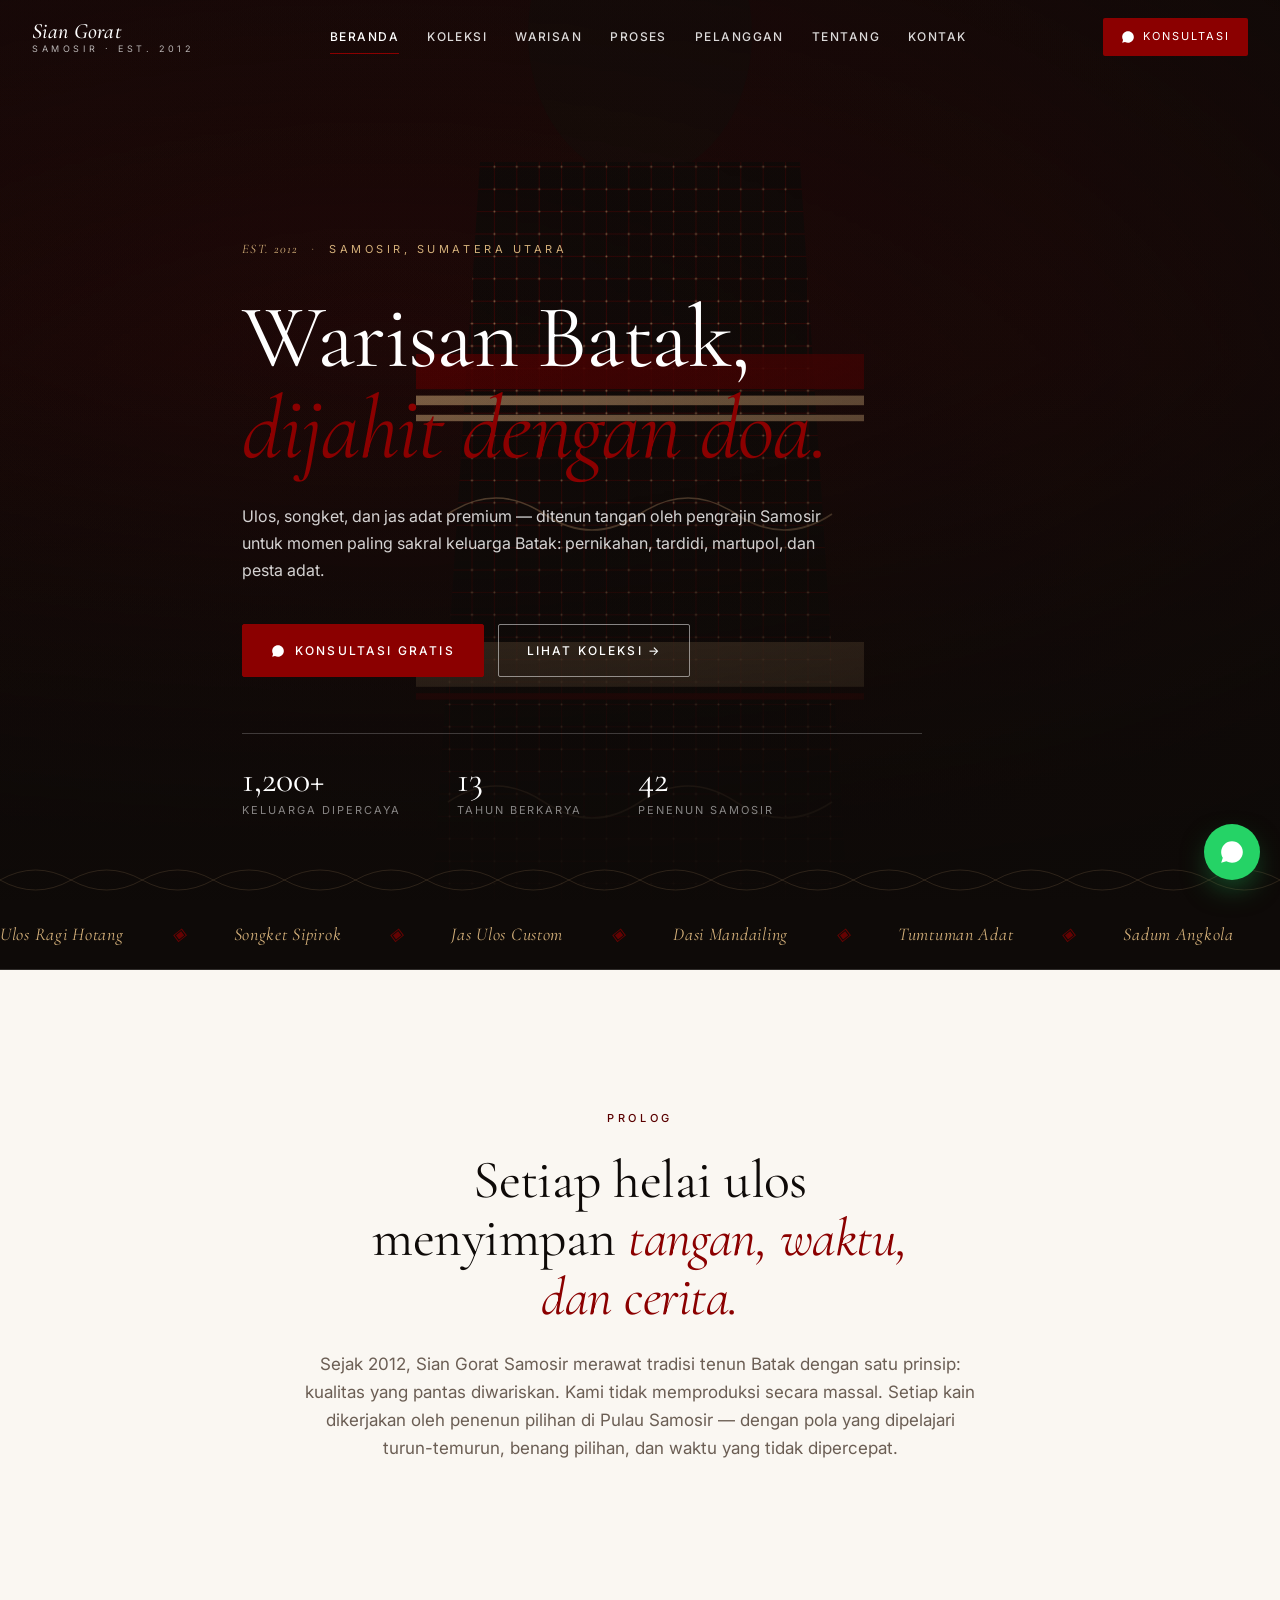
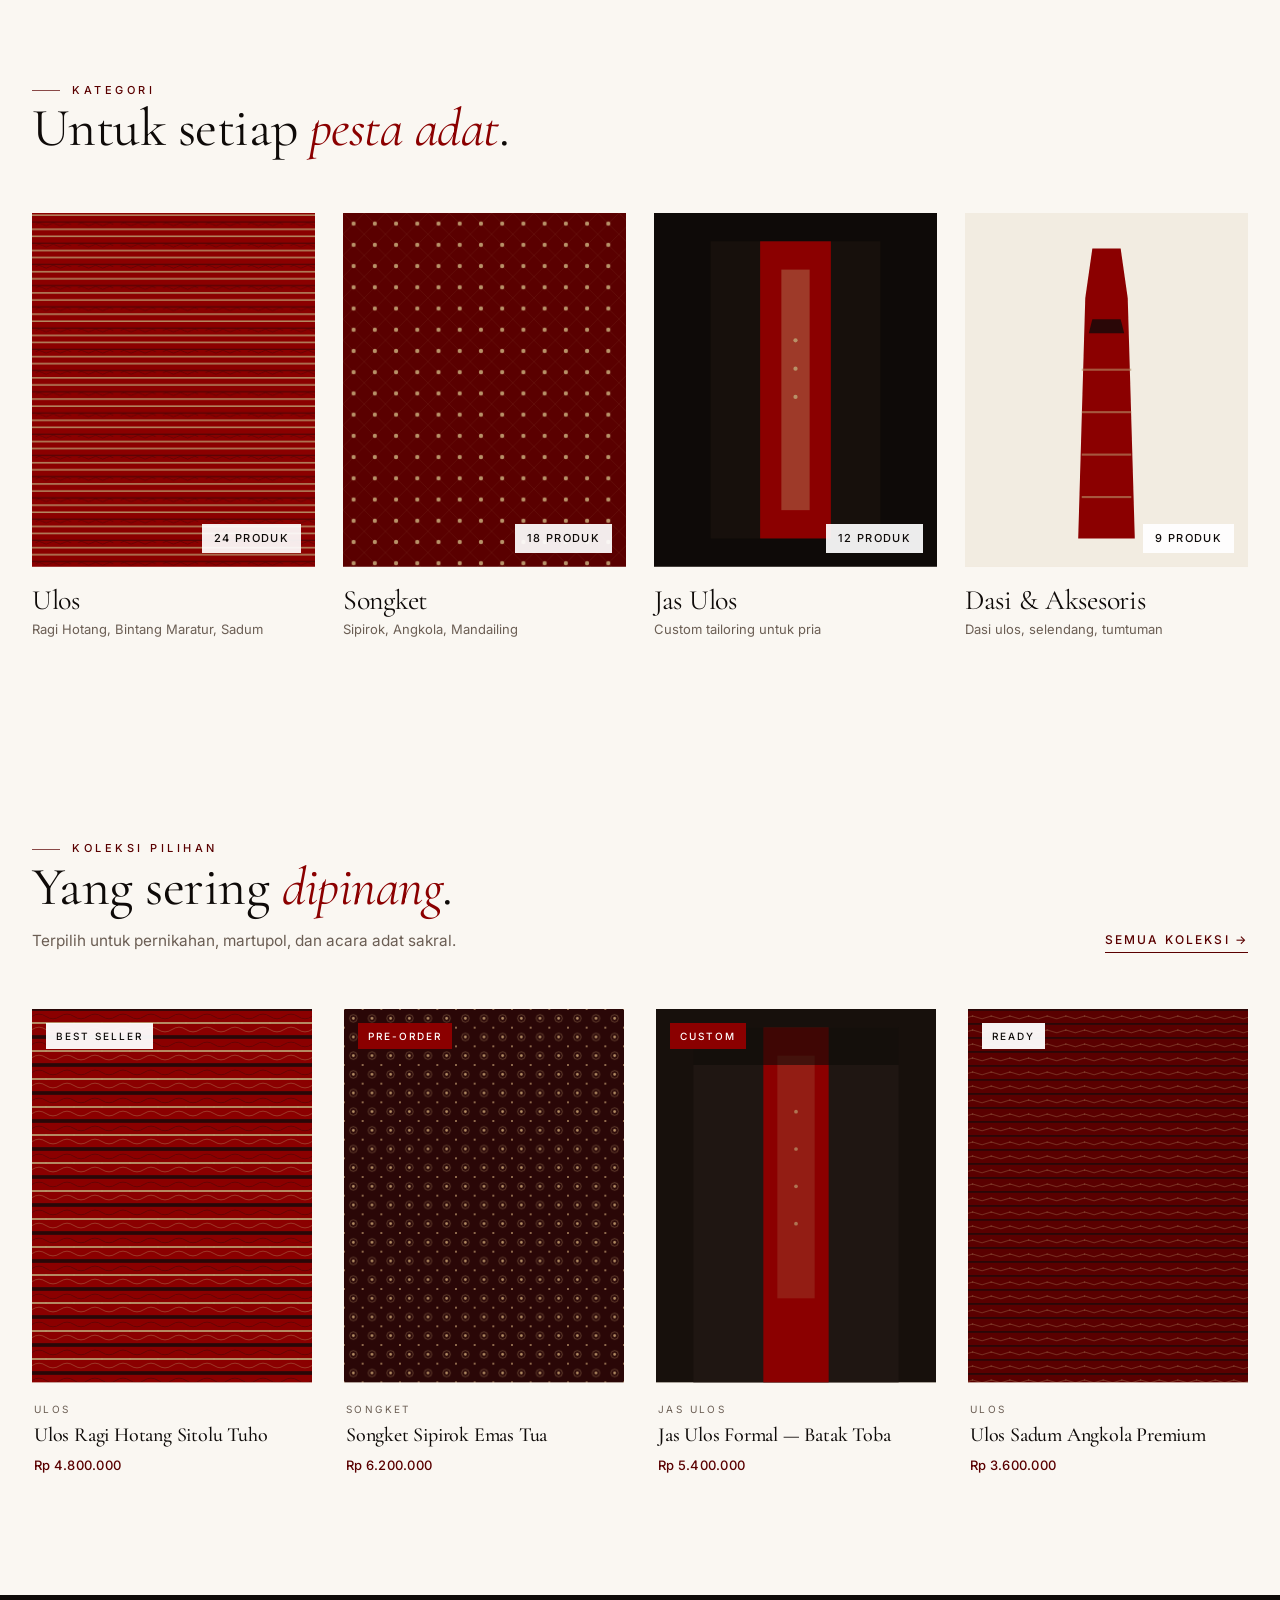
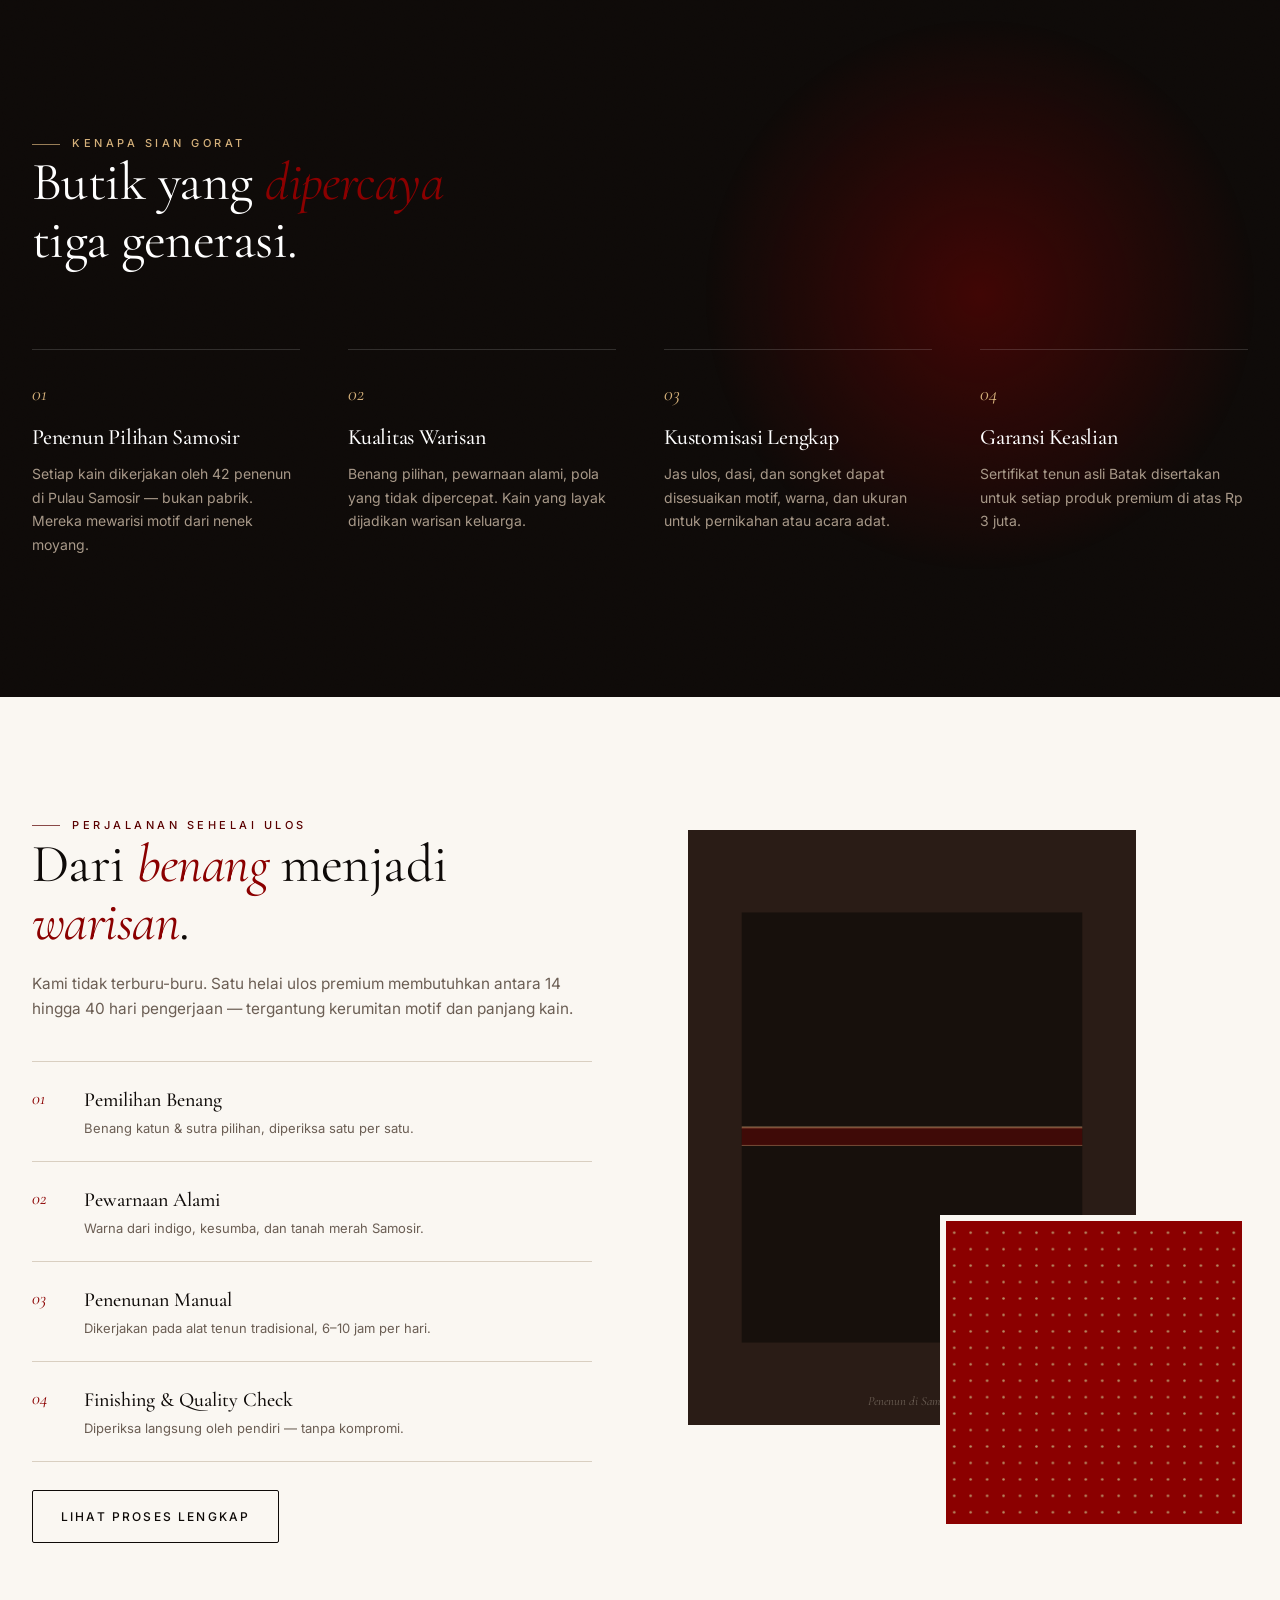
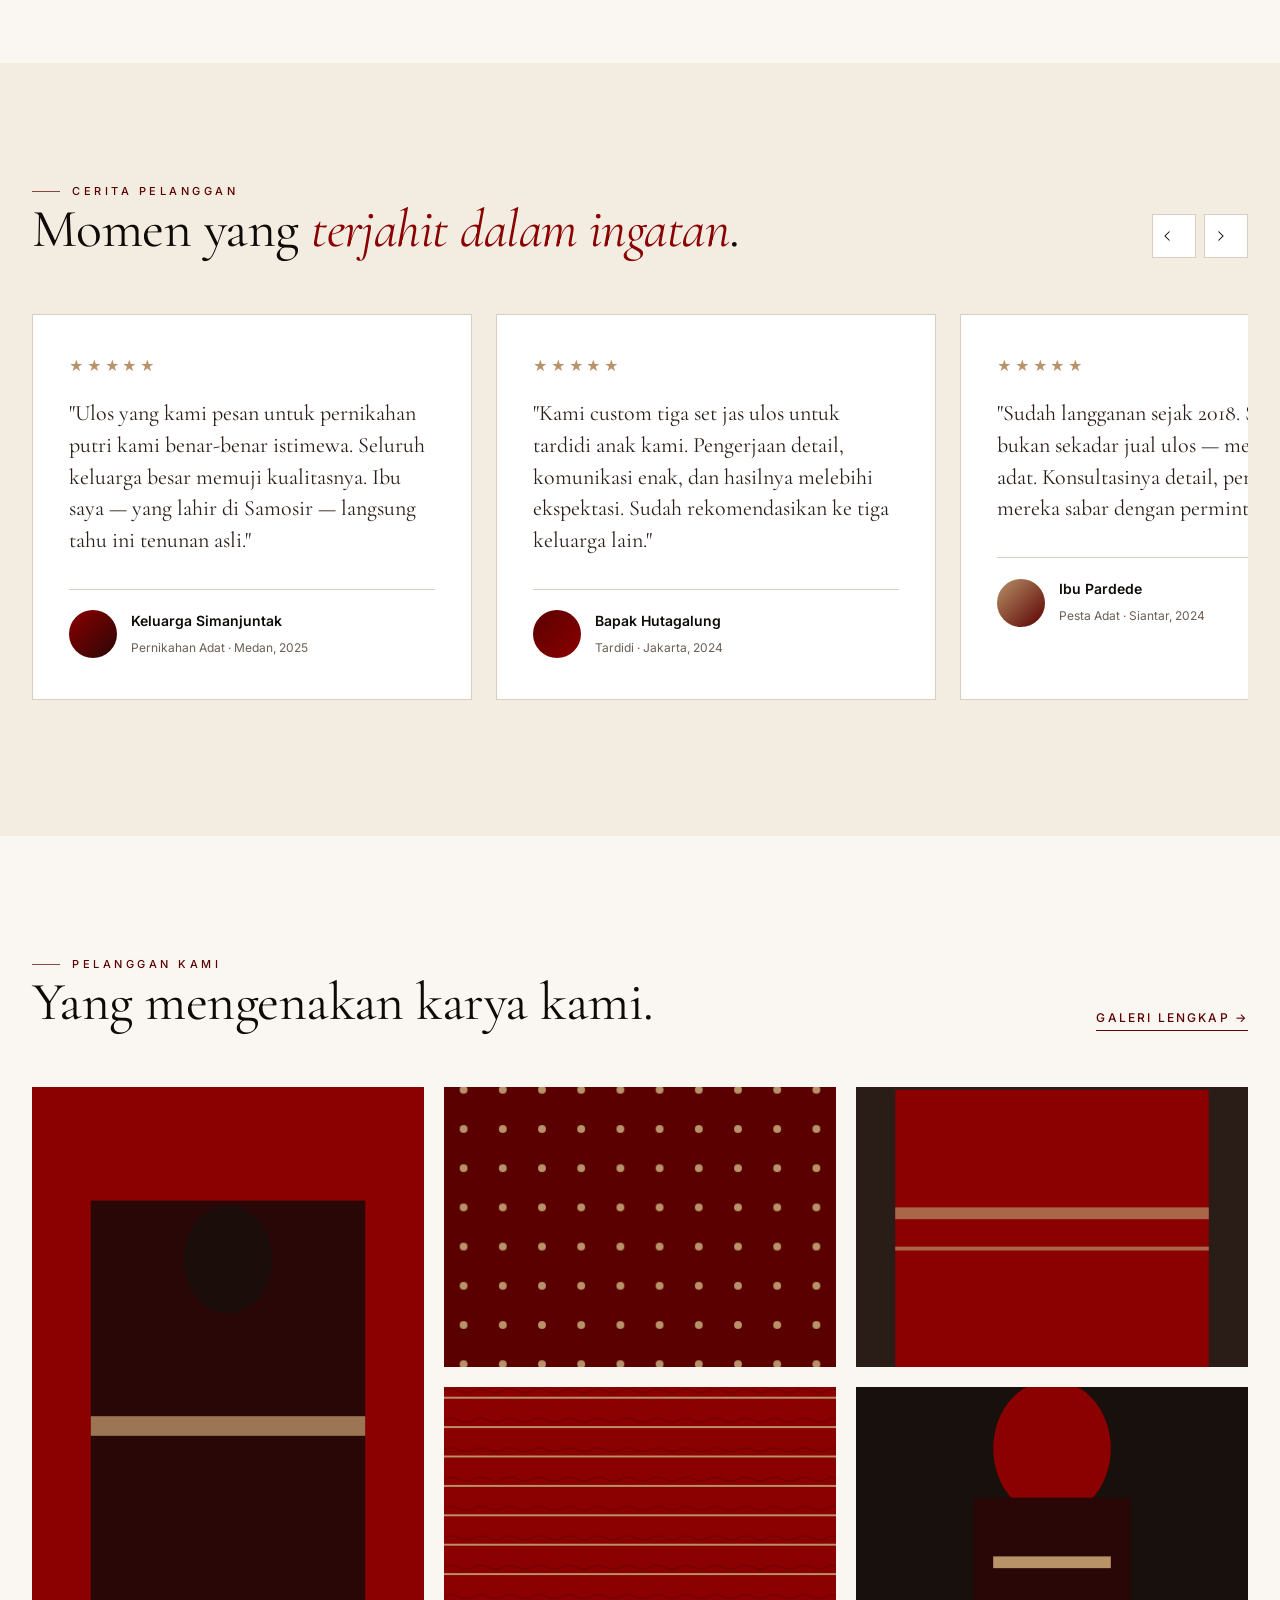
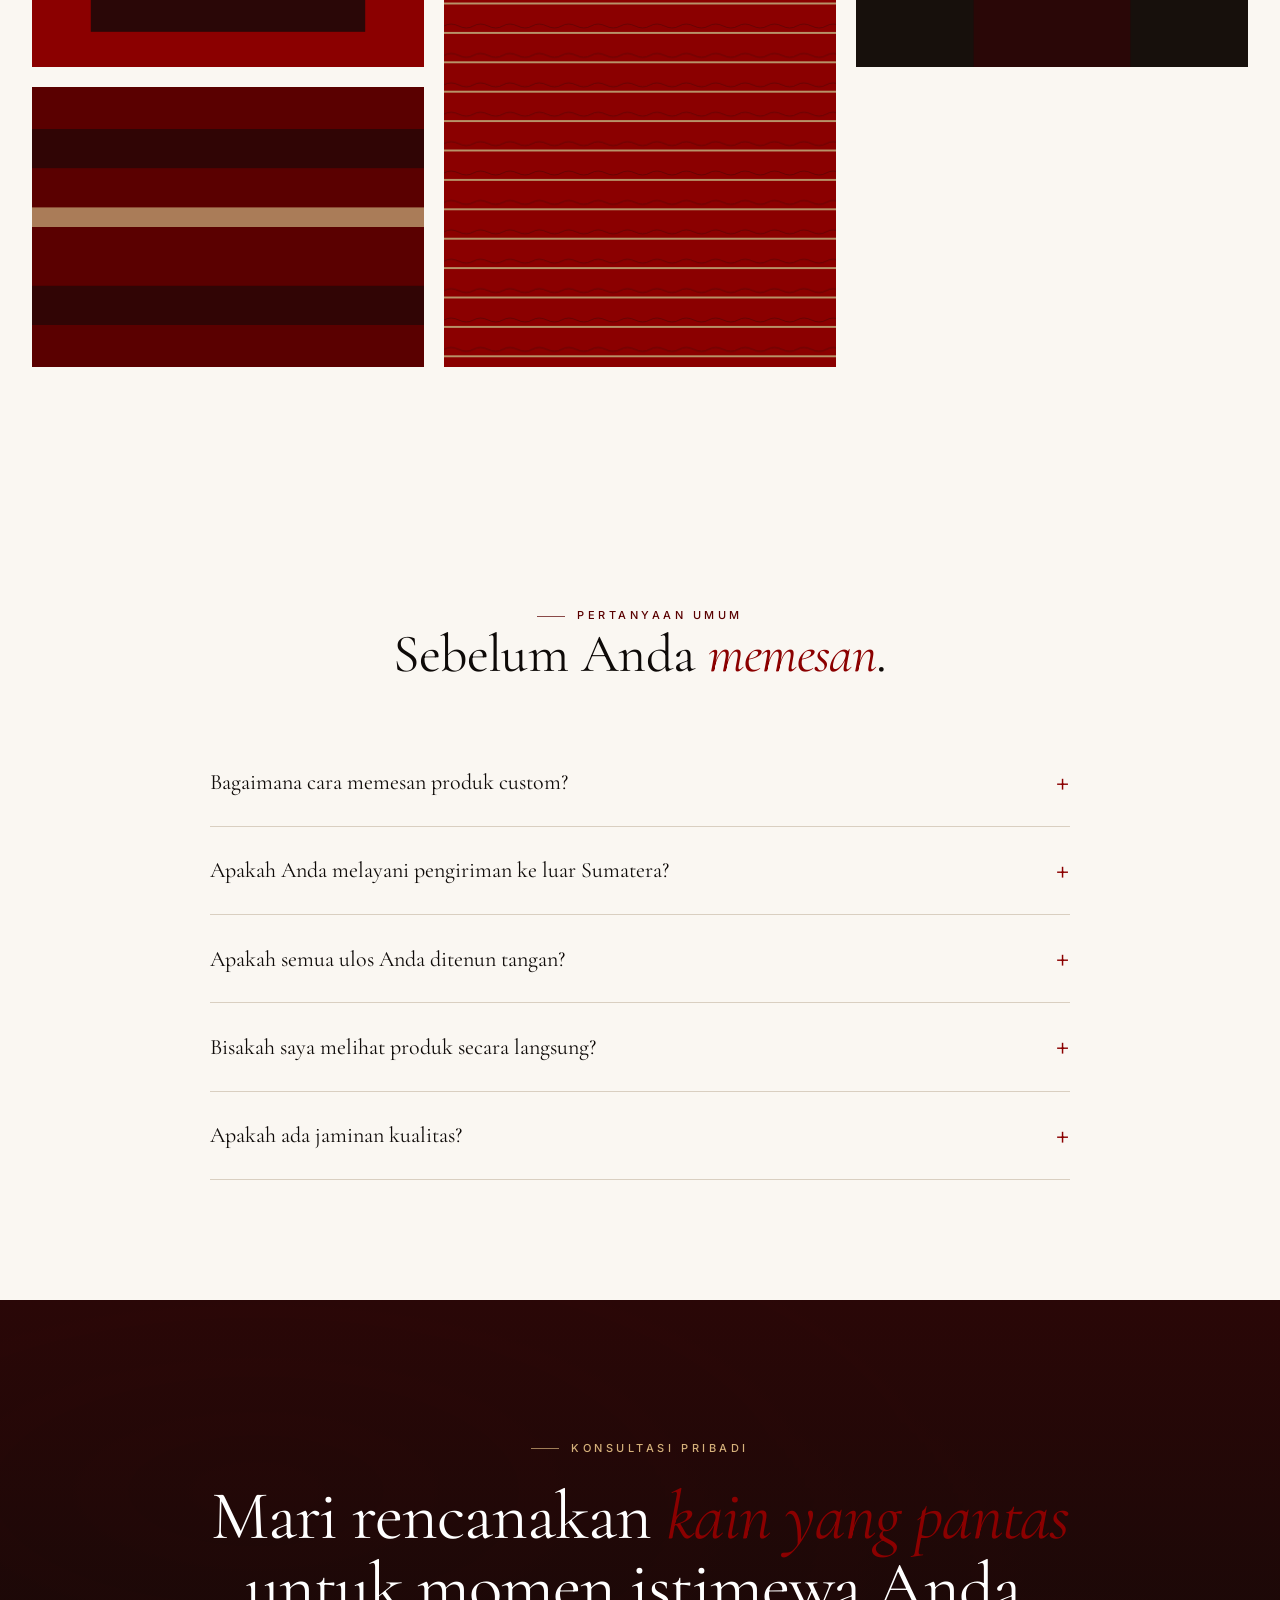
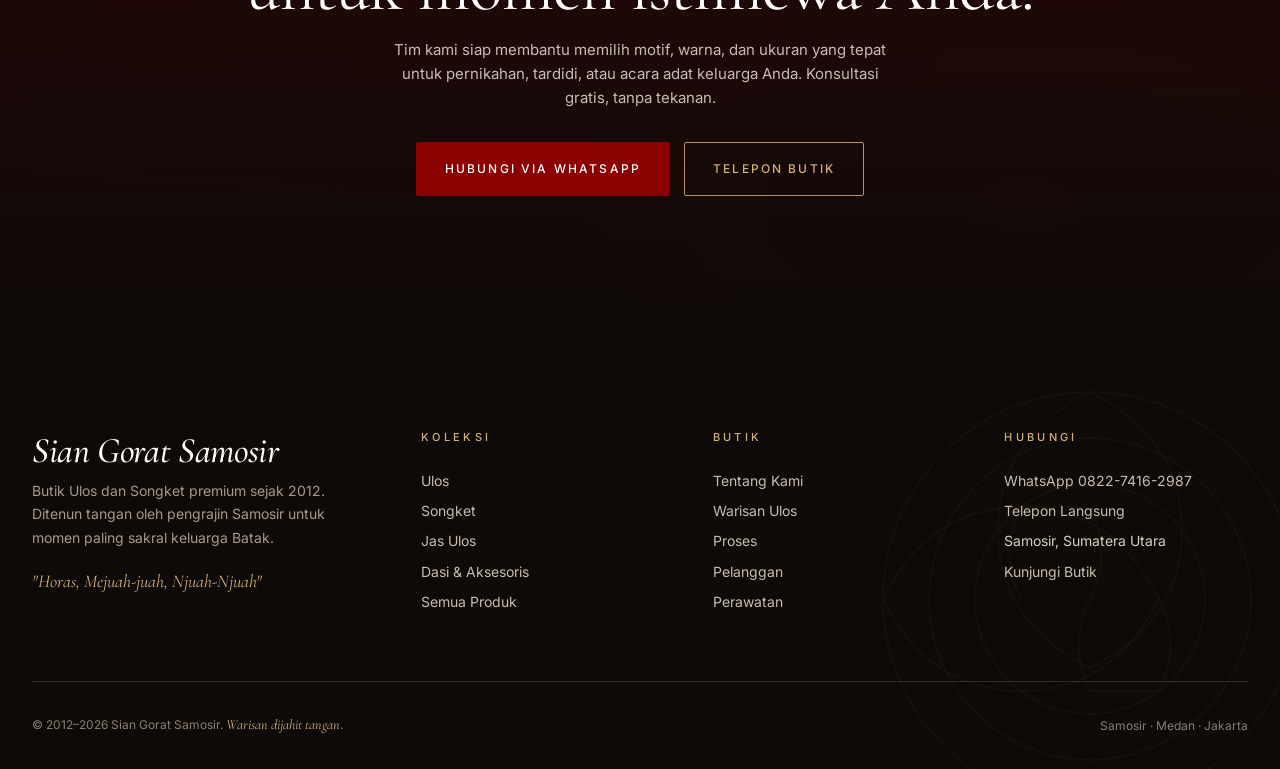
<file: index.html>
<!DOCTYPE html>
<html lang="id">
<head>
<meta charset="UTF-8" />
<meta name="viewport" content="width=device-width, initial-scale=1.0, viewport-fit=cover" />
<meta name="theme-color" content="#8B0000" />
<title>Sian Gorat Samosir — Ulos & Songket Premium Warisan Batak</title>
<meta name="description" content="Butik Ulos Batak premium sejak 2012. Ulos, Songket, Jas Ulos, Dasi, dan kerajinan tangan untuk pernikahan, adat, dan acara sakral Batak. Dikerjakan langsung oleh penenun Samosir." />
<meta property="og:title" content="Sian Gorat Samosir — Warisan Batak, Dijahit Dengan Doa" />
<meta property="og:description" content="Butik Ulos dan Songket premium untuk pernikahan dan adat Batak. Dikerjakan tangan oleh penenun Samosir." />
<link rel="preconnect" href="https://fonts.googleapis.com" />
<link rel="preconnect" href="https://fonts.gstatic.com" crossorigin />
<link href="https://fonts.googleapis.com/css2?family=Cormorant+Garamond:ital,wght@0,300;0,400;0,500;0,600;1,300;1,400;1,500&family=Inter:wght@300;400;500;600;700&family=Playfair+Display:ital,wght@0,400;0,500;1,400&family=Manrope:wght@300;400;500;600&family=Italiana&family=Lato:wght@300;400;700&display=swap" rel="stylesheet" />
<link rel="stylesheet" href="asset/css/style.css" />
<link rel="stylesheet" href="asset/css/home.css" />
<script type="application/ld+json">
{
  "@context":"https://schema.org",
  "@type":"Store",
  "name":"Sian Gorat Samosir",
  "description":"Butik Ulos dan Songket premium untuk pernikahan dan adat Batak.",
  "address":{"@type":"PostalAddress","addressRegion":"Sumatera Utara","addressLocality":"Samosir","addressCountry":"ID"},
  "telephone":"+6282274162987",
  "priceRange":"Rp1.000.000 – Rp8.000.000"
}
</script>
</head>
<body data-page="home">

<!-- ============ NAVBAR ============ -->
<header class="nav nav--dark" id="nav">
  <div class="container nav__inner">
    <a href="index.html" class="nav__brand" aria-label="Sian Gorat Samosir — beranda">
      <span class="nav__brand-mark">Sian Gorat</span>
      <span class="nav__brand-sub">SAMOSIR · EST. 2012</span>
    </a>
    <nav class="nav__links" aria-label="Utama">
      <a href="index.html" class="nav__link is-active">Beranda</a>
      <a href="products.html" class="nav__link">Koleksi</a>
      <a href="heritage.html" class="nav__link">Warisan</a>
      <a href="process.html" class="nav__link">Proses</a>
      <a href="customers.html" class="nav__link">Pelanggan</a>
      <a href="about.html" class="nav__link">Tentang</a>
      <a href="contact.html" class="nav__link">Kontak</a>
    </nav>
    <a href="https://wa.me/6282274162987" class="nav__cta" target="_blank" rel="noopener">
      <svg viewBox="0 0 24 24" width="14" height="14" fill="currentColor" aria-hidden="true"><path d="M17.5 14.4c-.3-.2-1.7-.9-2-1-.3-.1-.5-.2-.7.1s-.8 1-1 1.2c-.2.2-.4.2-.7.1-.3-.2-1.3-.5-2.4-1.5-.9-.8-1.5-1.8-1.7-2.1-.2-.3 0-.5.1-.6.1-.1.3-.4.4-.5.1-.2.2-.3.3-.5.1-.2 0-.4 0-.5 0-.1-.7-1.7-1-2.3-.2-.6-.5-.5-.7-.5h-.6c-.2 0-.5.1-.8.4-.3.3-1 1-1 2.4 0 1.4 1 2.8 1.2 3 .2.2 2.1 3.2 5 4.4.7.3 1.3.5 1.7.6.7.2 1.3.2 1.8.1.6-.1 1.7-.7 2-1.4.2-.7.2-1.2.2-1.4-.2-.2-.4-.3-.7-.4zM12 2C6.5 2 2 6.5 2 12c0 1.9.5 3.7 1.5 5.3L2 22l4.8-1.4c1.5.8 3.3 1.3 5.2 1.3 5.5 0 10-4.5 10-10S17.5 2 12 2z"/></svg>
      Konsultasi
    </a>
    <button class="nav__burger" data-menu-open aria-label="Buka menu"><span></span></button>
  </div>
</header>

<!-- ============ MOBILE MENU ============ -->
<aside class="mobile-menu" id="mobile-menu">
  <div class="mobile-menu__head">
    <a href="index.html" class="nav__brand">
      <span class="nav__brand-mark" style="color:#fff">Sian Gorat</span>
      <span class="nav__brand-sub" style="color:var(--c-gold-2)">SAMOSIR · EST. 2012</span>
    </a>
    <button class="mobile-menu__close" data-menu-close aria-label="Tutup menu">×</button>
  </div>
  <nav class="mobile-menu__links">
    <a href="index.html" class="mobile-menu__link">Beranda <em>01</em></a>
    <a href="products.html" class="mobile-menu__link">Koleksi <em>02</em></a>
    <a href="heritage.html" class="mobile-menu__link">Warisan <em>03</em></a>
    <a href="process.html" class="mobile-menu__link">Proses <em>04</em></a>
    <a href="customers.html" class="mobile-menu__link">Pelanggan <em>05</em></a>
    <a href="about.html" class="mobile-menu__link">Tentang Kami <em>06</em></a>
    <a href="how-to-care.html" class="mobile-menu__link">Perawatan <em>07</em></a>
    <a href="contact.html" class="mobile-menu__link">Kontak <em>08</em></a>
  </nav>
  <div class="mobile-menu__foot">
    <a href="https://wa.me/6282274162987" class="btn btn--primary" style="width:100%">Konsultasi via WhatsApp</a>
  </div>
</aside>

<!-- ============ HERO ============ -->
<section class="hero" data-hero-stage>
  <!-- Variant A: full-bleed dark editorial -->
  <div class="hero__bg" data-hero-variant="A">
    <div class="hero__image hero__image--A">
      <svg viewBox="0 0 800 1000" preserveAspectRatio="xMidYMid slice" xmlns="http://www.w3.org/2000/svg" aria-hidden="true">
        <defs>
          <linearGradient id="heroA-bg" x1="0" y1="0" x2="0" y2="1">
            <stop offset="0" stop-color="#2a0707"/>
            <stop offset="1" stop-color="#0e0a08"/>
          </linearGradient>
          <pattern id="heroA-weave" x="0" y="0" width="14" height="14" patternUnits="userSpaceOnUse">
            <rect width="14" height="14" fill="#0e0a08"/>
            <path d="M0 7 L14 7 M7 0 L7 14" stroke="#8B0000" stroke-width="0.6" opacity="0.4"/>
            <circle cx="7" cy="7" r="0.6" fill="#b89268"/>
          </pattern>
        </defs>
        <rect width="800" height="1000" fill="url(#heroA-bg)"/>
        <!-- Figure silhouette: a person draped in ulos -->
        <g transform="translate(260,120)">
          <ellipse cx="140" cy="120" rx="70" ry="90" fill="#1a0d0a"/>
          <!-- drape -->
          <path d="M40 200 L240 200 L280 820 L0 820 Z" fill="url(#heroA-weave)"/>
          <!-- horizontal ulos bands -->
          <g opacity="0.85">
            <rect x="0" y="320" width="280" height="22" fill="#5a0000"/>
            <rect x="0" y="346" width="280" height="6" fill="#b89268"/>
            <rect x="0" y="358" width="280" height="4" fill="#b89268"/>
            <rect x="0" y="500" width="280" height="28" fill="#b89268" opacity="0.7"/>
            <rect x="0" y="532" width="280" height="4" fill="#5a0000"/>
            <rect x="0" y="690" width="280" height="22" fill="#5a0000"/>
            <rect x="0" y="716" width="280" height="6" fill="#b89268"/>
          </g>
          <!-- gorga spiral accents -->
          <g stroke="#b89268" stroke-width="1" fill="none" opacity="0.7">
            <path d="M20 420 q 30 -20 60 0 t 60 0 t 60 0 t 60 0"/>
            <path d="M20 600 q 30 -20 60 0 t 60 0 t 60 0 t 60 0"/>
          </g>
        </g>
        <!-- noise -->
        <rect width="800" height="1000" fill="url(#heroA-bg)" opacity="0.2"/>
      </svg>
      <div class="hero__vignette"></div>
    </div>
  </div>

  <!-- Variant B: split editorial -->
  <div class="hero__bg" data-hero-variant="B">
    <div class="hero__split-left"></div>
    <div class="hero__split-right">
      <svg viewBox="0 0 600 800" preserveAspectRatio="xMidYMid slice" xmlns="http://www.w3.org/2000/svg">
        <defs>
          <pattern id="heroB-pat" x="0" y="0" width="50" height="20" patternUnits="userSpaceOnUse">
            <rect width="50" height="20" fill="#8B0000"/>
            <rect x="0" y="0" width="50" height="3" fill="#2a0707"/>
            <rect x="0" y="8" width="50" height="2" fill="#b89268"/>
            <rect x="0" y="14" width="50" height="2" fill="#b89268"/>
            <path d="M5 12 q5 -5 10 0 t 10 0 t 10 0 t 10 0" stroke="#2a0707" stroke-width="0.5" fill="none"/>
          </pattern>
        </defs>
        <rect width="600" height="800" fill="url(#heroB-pat)"/>
      </svg>
    </div>
  </div>

  <!-- Variant C: ivory card -->
  <div class="hero__bg" data-hero-variant="C">
    <div class="hero__ivory">
      <div class="hero__ivory-card">
        <svg viewBox="0 0 600 700" preserveAspectRatio="xMidYMid slice" xmlns="http://www.w3.org/2000/svg">
          <defs>
            <pattern id="heroC-pat" x="0" y="0" width="40" height="40" patternUnits="userSpaceOnUse">
              <rect width="40" height="40" fill="#8B0000"/>
              <circle cx="20" cy="20" r="2" fill="#b89268"/>
              <path d="M0 20 L40 20 M20 0 L20 40" stroke="#2a0707" stroke-width="0.5" opacity="0.4"/>
            </pattern>
          </defs>
          <rect width="600" height="700" fill="url(#heroC-pat)"/>
        </svg>
      </div>
    </div>
  </div>

  <!-- Variant D: gradient wash -->
  <div class="hero__bg" data-hero-variant="D">
    <div class="hero__gradient"></div>
  </div>

  <div class="hero__overlay"></div>

  <div class="hero__content container">
    <div class="hero__marks">
      <span class="hero__est">EST. 2012</span>
      <span class="hero__dot">·</span>
      <span>SAMOSIR, SUMATERA UTARA</span>
    </div>
    <h1 class="hero__title display">
      Warisan Batak,<br/><em>dijahit dengan doa.</em>
    </h1>
    <p class="hero__lede">
      Ulos, songket, dan jas adat premium — ditenun tangan oleh pengrajin Samosir untuk momen paling sakral keluarga Batak: pernikahan, tardidi, martupol, dan pesta adat.
    </p>
    <div class="hero__cta">
      <a href="https://wa.me/6282274162987?text=Halo%20Sian%20Gorat%2C%20saya%20ingin%20konsultasi" class="btn btn--primary" target="_blank" rel="noopener">
        <svg viewBox="0 0 24 24" fill="currentColor" aria-hidden="true"><path d="M17.5 14.4c-.3-.2-1.7-.9-2-1-.3-.1-.5-.2-.7.1s-.8 1-1 1.2c-.2.2-.4.2-.7.1-.3-.2-1.3-.5-2.4-1.5-.9-.8-1.5-1.8-1.7-2.1-.2-.3 0-.5.1-.6.1-.1.3-.4.4-.5.1-.2.2-.3.3-.5.1-.2 0-.4 0-.5 0-.1-.7-1.7-1-2.3-.2-.6-.5-.5-.7-.5h-.6c-.2 0-.5.1-.8.4-.3.3-1 1-1 2.4 0 1.4 1 2.8 1.2 3 .2.2 2.1 3.2 5 4.4.7.3 1.3.5 1.7.6.7.2 1.3.2 1.8.1.6-.1 1.7-.7 2-1.4.2-.7.2-1.2.2-1.4-.2-.2-.4-.3-.7-.4zM12 2C6.5 2 2 6.5 2 12c0 1.9.5 3.7 1.5 5.3L2 22l4.8-1.4c1.5.8 3.3 1.3 5.2 1.3 5.5 0 10-4.5 10-10S17.5 2 12 2z"/></svg>
        Konsultasi Gratis
      </a>
      <a href="products.html" class="btn btn--ghost-light">Lihat Koleksi →</a>
    </div>
    <div class="hero__meta">
      <div><strong>1,200+</strong><span>Keluarga Dipercaya</span></div>
      <div><strong>13</strong><span>Tahun Berkarya</span></div>
      <div><strong>42</strong><span>Penenun Samosir</span></div>
    </div>
  </div>

  <!-- Gorga divider at bottom -->
  <svg class="hero__divider" viewBox="0 0 1440 40" preserveAspectRatio="none" aria-hidden="true">
    <path d="M0 20 Q 40 0 80 20 T 160 20 T 240 20 T 320 20 T 400 20 T 480 20 T 560 20 T 640 20 T 720 20 T 800 20 T 880 20 T 960 20 T 1040 20 T 1120 20 T 1200 20 T 1280 20 T 1360 20 T 1440 20" stroke="currentColor" stroke-width="0.5" fill="none" opacity="0.4"/>
    <path d="M0 20 Q 40 40 80 20 T 160 20 T 240 20 T 320 20 T 400 20 T 480 20 T 560 20 T 640 20 T 720 20 T 800 20 T 880 20 T 960 20 T 1040 20 T 1120 20 T 1200 20 T 1280 20 T 1360 20 T 1440 20" stroke="currentColor" stroke-width="0.5" fill="none" opacity="0.4"/>
  </svg>
</section>

<!-- ============ MARQUEE ============ -->
<section class="marquee" aria-hidden="true">
  <div class="marquee__track">
    <span class="marquee__item">Ulos Ragi Hotang</span><span class="marquee__dot">◈</span>
    <span class="marquee__item">Songket Sipirok</span><span class="marquee__dot">◈</span>
    <span class="marquee__item">Jas Ulos Custom</span><span class="marquee__dot">◈</span>
    <span class="marquee__item">Dasi Mandailing</span><span class="marquee__dot">◈</span>
    <span class="marquee__item">Tumtuman Adat</span><span class="marquee__dot">◈</span>
    <span class="marquee__item">Sadum Angkola</span><span class="marquee__dot">◈</span>
    <span class="marquee__item">Ulos Bintang Maratur</span><span class="marquee__dot">◈</span>
    <span class="marquee__item">Ragi Idup</span><span class="marquee__dot">◈</span>
    <!-- repeat -->
    <span class="marquee__item">Ulos Ragi Hotang</span><span class="marquee__dot">◈</span>
    <span class="marquee__item">Songket Sipirok</span><span class="marquee__dot">◈</span>
    <span class="marquee__item">Jas Ulos Custom</span><span class="marquee__dot">◈</span>
    <span class="marquee__item">Dasi Mandailing</span><span class="marquee__dot">◈</span>
    <span class="marquee__item">Tumtuman Adat</span><span class="marquee__dot">◈</span>
    <span class="marquee__item">Sadum Angkola</span><span class="marquee__dot">◈</span>
  </div>
</section>

<!-- ============ PROLOGUE / STATEMENT ============ -->
<section class="section prologue">
  <div class="container--narrow">
    <p class="eyebrow reveal">PROLOG</p>
    <h2 class="h-section reveal" data-delay="1">
      Setiap helai ulos menyimpan <em>tangan, waktu, dan cerita.</em>
    </h2>
    <p class="lede reveal" data-delay="2" style="margin-top:24px; font-size:17px">
      Sejak 2012, Sian Gorat Samosir merawat tradisi tenun Batak dengan satu prinsip: kualitas yang pantas diwariskan. Kami tidak memproduksi secara massal. Setiap kain dikerjakan oleh penenun pilihan di Pulau Samosir — dengan pola yang dipelajari turun-temurun, benang pilihan, dan waktu yang tidak dipercepat.
    </p>
  </div>
</section>

<!-- ============ CATEGORIES ============ -->
<section class="section section--sm categories">
  <div class="container">
    <div class="section-head">
      <div>
        <p class="eyebrow reveal">KATEGORI</p>
        <h2 class="h-section reveal" data-delay="1">Untuk setiap <em>pesta adat</em>.</h2>
      </div>
      <a href="products.html" class="section-head__link reveal" data-delay="2">Semua Kategori →</a>
    </div>

    <div class="cat-grid">
      <a href="products.html?cat=ulos" class="cat reveal" data-delay="1">
        <div class="cat__media">
          <svg viewBox="0 0 400 500" preserveAspectRatio="xMidYMid slice">
            <defs>
              <pattern id="cat-ulos" x="0" y="0" width="60" height="30" patternUnits="userSpaceOnUse">
                <rect width="60" height="30" fill="#8B0000"/>
                <rect y="2" width="60" height="2" fill="#b89268"/>
                <rect y="12" width="60" height="1" fill="#2a0707"/>
                <rect y="22" width="60" height="2" fill="#b89268"/>
                <path d="M5 16 q5 -4 10 0 t 10 0 t 10 0 t 10 0 t 10 0" stroke="#2a0707" stroke-width="0.5" fill="none"/>
              </pattern>
            </defs>
            <rect width="400" height="500" fill="url(#cat-ulos)"/>
          </svg>
          <span class="cat__count">24 produk</span>
        </div>
        <h3 class="cat__name">Ulos</h3>
        <p class="cat__desc">Ragi Hotang, Bintang Maratur, Sadum</p>
      </a>

      <a href="products.html?cat=songket" class="cat reveal" data-delay="2">
        <div class="cat__media">
          <svg viewBox="0 0 400 500" preserveAspectRatio="xMidYMid slice">
            <defs>
              <pattern id="cat-songket" x="0" y="0" width="30" height="30" patternUnits="userSpaceOnUse">
                <rect width="30" height="30" fill="#5a0000"/>
                <circle cx="15" cy="15" r="3" fill="#b89268"/>
                <path d="M0 0 L30 30 M30 0 L0 30" stroke="#b89268" stroke-width="0.3" opacity="0.4"/>
              </pattern>
            </defs>
            <rect width="400" height="500" fill="url(#cat-songket)"/>
          </svg>
          <span class="cat__count">18 produk</span>
        </div>
        <h3 class="cat__name">Songket</h3>
        <p class="cat__desc">Sipirok, Angkola, Mandailing</p>
      </a>

      <a href="products.html?cat=jas" class="cat reveal" data-delay="3">
        <div class="cat__media">
          <svg viewBox="0 0 400 500" preserveAspectRatio="xMidYMid slice">
            <rect width="400" height="500" fill="#0e0a08"/>
            <rect x="80" y="40" width="240" height="420" fill="#17100c"/>
            <rect x="150" y="40" width="100" height="420" fill="#8B0000"/>
            <rect x="180" y="80" width="40" height="340" fill="#b89268" opacity="0.4"/>
            <circle cx="200" cy="180" r="3" fill="#b89268"/>
            <circle cx="200" cy="220" r="3" fill="#b89268"/>
            <circle cx="200" cy="260" r="3" fill="#b89268"/>
          </svg>
          <span class="cat__count">12 produk</span>
        </div>
        <h3 class="cat__name">Jas Ulos</h3>
        <p class="cat__desc">Custom tailoring untuk pria</p>
      </a>

      <a href="products.html?cat=dasi" class="cat reveal" data-delay="4">
        <div class="cat__media">
          <svg viewBox="0 0 400 500" preserveAspectRatio="xMidYMid slice">
            <rect width="400" height="500" fill="#f2ece1"/>
            <path d="M180 50 L220 50 L230 120 L240 460 L160 460 L170 120 Z" fill="#8B0000"/>
            <path d="M180 150 L220 150 L225 170 L175 170 Z" fill="#2a0707"/>
            <g opacity="0.6">
              <rect x="165" y="220" width="70" height="3" fill="#b89268"/>
              <rect x="165" y="280" width="70" height="3" fill="#b89268"/>
              <rect x="165" y="340" width="70" height="3" fill="#b89268"/>
              <rect x="165" y="400" width="70" height="3" fill="#b89268"/>
            </g>
          </svg>
          <span class="cat__count">9 produk</span>
        </div>
        <h3 class="cat__name">Dasi &amp; Aksesoris</h3>
        <p class="cat__desc">Dasi ulos, selendang, tumtuman</p>
      </a>
    </div>
  </div>
</section>

<!-- ============ FEATURED COLLECTION ============ -->
<section class="section featured">
  <div class="container">
    <div class="section-head">
      <div>
        <p class="eyebrow reveal">KOLEKSI PILIHAN</p>
        <h2 class="h-section reveal" data-delay="1">Yang sering <em>dipinang</em>.</h2>
        <p class="lede reveal" data-delay="2" style="margin-top:12px">Terpilih untuk pernikahan, martupol, dan acara adat sakral.</p>
      </div>
      <a href="products.html" class="section-head__link reveal" data-delay="2">Semua Koleksi →</a>
    </div>

    <div class="featured__grid">
      <!-- Card 1 -->
      <a href="product-detail.html" class="pcard reveal" data-delay="1">
        <div class="pcard__media">
          <svg viewBox="0 0 600 800" preserveAspectRatio="xMidYMid slice">
            <defs>
              <pattern id="feat1" x="0" y="0" width="60" height="60" patternUnits="userSpaceOnUse">
                <rect width="60" height="60" fill="#8B0000"/>
                <rect y="0" width="60" height="4" fill="#2a0707"/>
                <rect y="28" width="60" height="4" fill="#b89268"/>
                <rect y="56" width="60" height="4" fill="#2a0707"/>
                <path d="M0 44 q15 -10 30 0 t 30 0" stroke="#b89268" stroke-width="0.8" fill="none"/>
                <path d="M0 16 q15 -10 30 0 t 30 0" stroke="#2a0707" stroke-width="0.8" fill="none"/>
                <circle cx="30" cy="30" r="2" fill="#b89268"/>
              </pattern>
            </defs>
            <rect width="600" height="800" fill="url(#feat1)"/>
          </svg>
          <span class="pcard__badge">BEST SELLER</span>
          <button class="pcard__fav" aria-label="Favorit"><svg viewBox="0 0 24 24"><path d="M12 21s-7-4.5-9.5-9A5.5 5.5 0 0 1 12 6a5.5 5.5 0 0 1 9.5 6c-2.5 4.5-9.5 9-9.5 9z"/></svg></button>
        </div>
        <div class="pcard__body">
          <p class="pcard__cat">ULOS</p>
          <h3 class="pcard__name">Ulos Ragi Hotang Sitolu Tuho</h3>
          <p class="pcard__price">Rp 4.800.000</p>
        </div>
      </a>

      <a href="product-detail.html" class="pcard reveal" data-delay="2">
        <div class="pcard__media">
          <svg viewBox="0 0 600 800" preserveAspectRatio="xMidYMid slice">
            <defs>
              <pattern id="feat2" x="0" y="0" width="40" height="40" patternUnits="userSpaceOnUse">
                <rect width="40" height="40" fill="#2a0707"/>
                <circle cx="20" cy="20" r="8" fill="none" stroke="#b89268" stroke-width="0.8"/>
                <circle cx="20" cy="20" r="3" fill="#b89268"/>
                <circle cx="0" cy="0" r="2" fill="#b89268"/>
                <circle cx="40" cy="0" r="2" fill="#b89268"/>
                <circle cx="0" cy="40" r="2" fill="#b89268"/>
                <circle cx="40" cy="40" r="2" fill="#b89268"/>
              </pattern>
            </defs>
            <rect width="600" height="800" fill="url(#feat2)"/>
          </svg>
          <span class="pcard__badge pcard__badge--pre">PRE-ORDER</span>
          <button class="pcard__fav" aria-label="Favorit"><svg viewBox="0 0 24 24"><path d="M12 21s-7-4.5-9.5-9A5.5 5.5 0 0 1 12 6a5.5 5.5 0 0 1 9.5 6c-2.5 4.5-9.5 9-9.5 9z"/></svg></button>
        </div>
        <div class="pcard__body">
          <p class="pcard__cat">SONGKET</p>
          <h3 class="pcard__name">Songket Sipirok Emas Tua</h3>
          <p class="pcard__price">Rp 6.200.000</p>
        </div>
      </a>

      <a href="product-detail.html" class="pcard reveal" data-delay="3">
        <div class="pcard__media">
          <svg viewBox="0 0 600 800" preserveAspectRatio="xMidYMid slice">
            <rect width="600" height="800" fill="#17100c"/>
            <rect x="80" y="40" width="440" height="760" fill="#1f1612"/>
            <rect x="230" y="40" width="140" height="760" fill="#8B0000"/>
            <g opacity="0.8">
              <rect x="260" y="100" width="80" height="520" fill="#b89268" opacity="0.25"/>
              <circle cx="300" cy="220" r="4" fill="#b89268"/>
              <circle cx="300" cy="300" r="4" fill="#b89268"/>
              <circle cx="300" cy="380" r="4" fill="#b89268"/>
              <circle cx="300" cy="460" r="4" fill="#b89268"/>
            </g>
            <rect x="80" y="40" width="440" height="80" fill="#0e0a08" opacity="0.6"/>
          </svg>
          <span class="pcard__badge pcard__badge--pre">CUSTOM</span>
          <button class="pcard__fav" aria-label="Favorit"><svg viewBox="0 0 24 24"><path d="M12 21s-7-4.5-9.5-9A5.5 5.5 0 0 1 12 6a5.5 5.5 0 0 1 9.5 6c-2.5 4.5-9.5 9-9.5 9z"/></svg></button>
        </div>
        <div class="pcard__body">
          <p class="pcard__cat">JAS ULOS</p>
          <h3 class="pcard__name">Jas Ulos Formal — Batak Toba</h3>
          <p class="pcard__price">Rp 5.400.000</p>
        </div>
      </a>

      <a href="product-detail.html" class="pcard reveal" data-delay="4">
        <div class="pcard__media">
          <svg viewBox="0 0 600 800" preserveAspectRatio="xMidYMid slice">
            <defs>
              <pattern id="feat4" x="0" y="0" width="80" height="30" patternUnits="userSpaceOnUse">
                <rect width="80" height="30" fill="#5a0000"/>
                <rect width="80" height="4" fill="#2a0707"/>
                <path d="M0 18 q10 -6 20 0 t 20 0 t 20 0 t 20 0" stroke="#b89268" stroke-width="0.7" fill="none"/>
                <circle cx="10" cy="15" r="1" fill="#b89268"/>
                <circle cx="50" cy="15" r="1" fill="#b89268"/>
              </pattern>
            </defs>
            <rect width="600" height="800" fill="url(#feat4)"/>
          </svg>
          <span class="pcard__badge">READY</span>
          <button class="pcard__fav" aria-label="Favorit"><svg viewBox="0 0 24 24"><path d="M12 21s-7-4.5-9.5-9A5.5 5.5 0 0 1 12 6a5.5 5.5 0 0 1 9.5 6c-2.5 4.5-9.5 9-9.5 9z"/></svg></button>
        </div>
        <div class="pcard__body">
          <p class="pcard__cat">ULOS</p>
          <h3 class="pcard__name">Ulos Sadum Angkola Premium</h3>
          <p class="pcard__price">Rp 3.600.000</p>
        </div>
      </a>
    </div>
  </div>
</section>

<!-- ============ WHY CHOOSE US ============ -->
<section class="section why noise">
  <div class="container">
    <div class="why__head">
      <p class="eyebrow eyebrow--light reveal">KENAPA SIAN GORAT</p>
      <h2 class="h-section reveal" data-delay="1" style="color:#fff;max-width:18ch">Butik yang <em>dipercaya</em> tiga generasi.</h2>
    </div>
    <div class="why__grid">
      <div class="why__item reveal" data-delay="1">
        <span class="why__num">01</span>
        <h3>Penenun Pilihan Samosir</h3>
        <p>Setiap kain dikerjakan oleh 42 penenun di Pulau Samosir — bukan pabrik. Mereka mewarisi motif dari nenek moyang.</p>
      </div>
      <div class="why__item reveal" data-delay="2">
        <span class="why__num">02</span>
        <h3>Kualitas Warisan</h3>
        <p>Benang pilihan, pewarnaan alami, pola yang tidak dipercepat. Kain yang layak dijadikan warisan keluarga.</p>
      </div>
      <div class="why__item reveal" data-delay="3">
        <span class="why__num">03</span>
        <h3>Kustomisasi Lengkap</h3>
        <p>Jas ulos, dasi, dan songket dapat disesuaikan motif, warna, dan ukuran untuk pernikahan atau acara adat.</p>
      </div>
      <div class="why__item reveal" data-delay="4">
        <span class="why__num">04</span>
        <h3>Garansi Keaslian</h3>
        <p>Sertifikat tenun asli Batak disertakan untuk setiap produk premium di atas Rp 3 juta.</p>
      </div>
    </div>
  </div>
</section>

<!-- ============ JOURNEY / STORYTELLING ============ -->
<section class="section journey">
  <div class="container">
    <div class="journey__grid">
      <div class="journey__text">
        <p class="eyebrow reveal">PERJALANAN SEHELAI ULOS</p>
        <h2 class="h-section reveal" data-delay="1">Dari <em>benang</em> menjadi <em>warisan</em>.</h2>
        <p class="lede reveal" data-delay="2" style="margin-top:20px">
          Kami tidak terburu-buru. Satu helai ulos premium membutuhkan antara 14 hingga 40 hari pengerjaan — tergantung kerumitan motif dan panjang kain.
        </p>
        <ul class="journey__steps">
          <li class="reveal" data-delay="1"><span>01</span><div><strong>Pemilihan Benang</strong><p>Benang katun &amp; sutra pilihan, diperiksa satu per satu.</p></div></li>
          <li class="reveal" data-delay="2"><span>02</span><div><strong>Pewarnaan Alami</strong><p>Warna dari indigo, kesumba, dan tanah merah Samosir.</p></div></li>
          <li class="reveal" data-delay="3"><span>03</span><div><strong>Penenunan Manual</strong><p>Dikerjakan pada alat tenun tradisional, 6–10 jam per hari.</p></div></li>
          <li class="reveal" data-delay="4"><span>04</span><div><strong>Finishing &amp; Quality Check</strong><p>Diperiksa langsung oleh pendiri — tanpa kompromi.</p></div></li>
        </ul>
        <a href="process.html" class="btn btn--ghost reveal" data-delay="4" style="margin-top:28px">Lihat Proses Lengkap</a>
      </div>
      <div class="journey__media reveal" data-delay="2">
        <div class="journey__photo journey__photo--1">
          <svg viewBox="0 0 500 680" preserveAspectRatio="xMidYMid slice">
            <rect width="500" height="680" fill="#2a1c16"/>
            <rect x="60" y="100" width="380" height="480" fill="#17100c"/>
            <g opacity="0.7">
              <line x1="60" y1="340" x2="440" y2="340" stroke="#b89268" stroke-width="2"/>
              <line x1="60" y1="360" x2="440" y2="360" stroke="#b89268" stroke-width="1"/>
              <rect x="60" y="340" width="380" height="20" fill="#8B0000" opacity="0.5"/>
            </g>
            <text x="250" y="650" text-anchor="middle" fill="#6b5e54" font-family="Cormorant Garamond" font-style="italic" font-size="14">Penenun di Samosir</text>
          </svg>
        </div>
        <div class="journey__photo journey__photo--2">
          <svg viewBox="0 0 360 440" preserveAspectRatio="xMidYMid slice">
            <defs>
              <pattern id="j2" x="0" y="0" width="20" height="20" patternUnits="userSpaceOnUse">
                <rect width="20" height="20" fill="#8B0000"/>
                <circle cx="10" cy="10" r="1.5" fill="#b89268"/>
              </pattern>
            </defs>
            <rect width="360" height="440" fill="url(#j2)"/>
          </svg>
        </div>
      </div>
    </div>
  </div>
</section>

<!-- ============ TESTIMONIALS ============ -->
<section class="section testimonials" data-carousel>
  <div class="container">
    <div class="section-head">
      <div>
        <p class="eyebrow reveal">CERITA PELANGGAN</p>
        <h2 class="h-section reveal" data-delay="1">Momen yang <em>terjahit dalam ingatan</em>.</h2>
      </div>
      <div class="car-controls reveal" data-delay="2">
        <button data-carousel-prev aria-label="Sebelumnya"><svg viewBox="0 0 24 24" width="18" height="18" fill="none" stroke="currentColor" stroke-width="1.4"><path d="M14 6l-6 6 6 6"/></svg></button>
        <button data-carousel-next aria-label="Berikutnya"><svg viewBox="0 0 24 24" width="18" height="18" fill="none" stroke="currentColor" stroke-width="1.4"><path d="M10 6l6 6-6 6"/></svg></button>
      </div>
    </div>

    <div class="testi__track no-scrollbar" data-carousel-track>
      <article class="testi reveal" data-delay="1">
        <div class="testi__stars">★★★★★</div>
        <blockquote>"Ulos yang kami pesan untuk pernikahan putri kami benar-benar istimewa. Seluruh keluarga besar memuji kualitasnya. Ibu saya — yang lahir di Samosir — langsung tahu ini tenunan asli."</blockquote>
        <div class="testi__by">
          <div class="testi__avatar" style="background:linear-gradient(135deg,#8B0000,#2a0707)"></div>
          <div>
            <strong>Keluarga Simanjuntak</strong>
            <span>Pernikahan Adat · Medan, 2025</span>
          </div>
        </div>
      </article>

      <article class="testi reveal" data-delay="2">
        <div class="testi__stars">★★★★★</div>
        <blockquote>"Kami custom tiga set jas ulos untuk tardidi anak kami. Pengerjaan detail, komunikasi enak, dan hasilnya melebihi ekspektasi. Sudah rekomendasikan ke tiga keluarga lain."</blockquote>
        <div class="testi__by">
          <div class="testi__avatar" style="background:linear-gradient(135deg,#5a0000,#8B0000)"></div>
          <div>
            <strong>Bapak Hutagalung</strong>
            <span>Tardidi · Jakarta, 2024</span>
          </div>
        </div>
      </article>

      <article class="testi reveal" data-delay="3">
        <div class="testi__stars">★★★★★</div>
        <blockquote>"Sudah langganan sejak 2018. Sian Gorat bukan sekadar jual ulos — mereka paham adat. Konsultasinya detail, penenun mereka sabar dengan permintaan khusus."</blockquote>
        <div class="testi__by">
          <div class="testi__avatar" style="background:linear-gradient(135deg,#b89268,#5a0000)"></div>
          <div>
            <strong>Ibu Pardede</strong>
            <span>Pesta Adat · Siantar, 2024</span>
          </div>
        </div>
      </article>

      <article class="testi reveal" data-delay="4">
        <div class="testi__stars">★★★★★</div>
        <blockquote>"Pesan songket sipirok untuk pernikahan. Dikirim tepat waktu, dibungkus sangat rapi dengan sertifikat keasliannya. Rasa tenangnya luar biasa."</blockquote>
        <div class="testi__by">
          <div class="testi__avatar" style="background:linear-gradient(135deg,#2a0707,#b89268)"></div>
          <div>
            <strong>Keluarga Nainggolan</strong>
            <span>Pernikahan · Bandung, 2025</span>
          </div>
        </div>
      </article>

      <article class="testi reveal" data-delay="1">
        <div class="testi__stars">★★★★★</div>
        <blockquote>"Pelayanan premium dari awal sampai akhir. Bisa kustom motif gorga khusus untuk keluarga kami. Sangat menghargai keaslian dan tradisi."</blockquote>
        <div class="testi__by">
          <div class="testi__avatar" style="background:linear-gradient(135deg,#8B0000,#b89268)"></div>
          <div>
            <strong>Keluarga Sihombing</strong>
            <span>Martupol · Pematang Siantar, 2023</span>
          </div>
        </div>
      </article>
    </div>
  </div>
</section>

<!-- ============ CUSTOMER GALLERY PREVIEW ============ -->
<section class="section cust-preview">
  <div class="container">
    <div class="section-head">
      <div>
        <p class="eyebrow reveal">PELANGGAN KAMI</p>
        <h2 class="h-section reveal" data-delay="1">Yang mengenakan karya kami.</h2>
      </div>
      <a href="customers.html" class="section-head__link reveal" data-delay="2">Galeri Lengkap →</a>
    </div>
    <div class="cust-masonry">
      <!-- 6 fake customer photos -->
      <div class="cust-tile cust-tile--tall reveal">
        <svg viewBox="0 0 400 600" preserveAspectRatio="xMidYMid slice">
          <rect width="400" height="600" fill="#8B0000"/>
          <rect x="60" y="120" width="280" height="440" fill="#2a0707"/>
          <rect x="60" y="340" width="280" height="20" fill="#b89268" opacity="0.8"/>
          <ellipse cx="200" cy="180" rx="45" ry="55" fill="#1a0d0a"/>
        </svg>
        <span class="cust-tile__tag">Pernikahan, 2025</span>
      </div>
      <div class="cust-tile reveal" data-delay="1">
        <svg viewBox="0 0 400 400" preserveAspectRatio="xMidYMid slice">
          <defs>
            <pattern id="ct1" x="0" y="0" width="40" height="40" patternUnits="userSpaceOnUse">
              <rect width="40" height="40" fill="#5a0000"/>
              <circle cx="20" cy="20" r="4" fill="#b89268"/>
            </pattern>
          </defs>
          <rect width="400" height="400" fill="url(#ct1)"/>
        </svg>
        <span class="cust-tile__tag">Martupol, 2024</span>
      </div>
      <div class="cust-tile reveal" data-delay="2">
        <svg viewBox="0 0 400 400" preserveAspectRatio="xMidYMid slice">
          <rect width="400" height="400" fill="#2a1c16"/>
          <rect x="40" y="60" width="320" height="300" fill="#8B0000"/>
          <g opacity="0.7"><rect x="40" y="180" width="320" height="12" fill="#b89268"/><rect x="40" y="220" width="320" height="4" fill="#b89268"/></g>
        </svg>
        <span class="cust-tile__tag">Tardidi, 2024</span>
      </div>
      <div class="cust-tile cust-tile--tall reveal" data-delay="3">
        <svg viewBox="0 0 400 600" preserveAspectRatio="xMidYMid slice">
          <defs>
            <pattern id="ct2" x="0" y="0" width="30" height="30" patternUnits="userSpaceOnUse">
              <rect width="30" height="30" fill="#8B0000"/>
              <rect y="14" width="30" height="2" fill="#b89268"/>
              <path d="M0 8 q 7 -4 15 0 t 15 0" stroke="#2a0707" stroke-width="0.4" fill="none"/>
            </pattern>
          </defs>
          <rect width="400" height="600" fill="url(#ct2)"/>
        </svg>
        <span class="cust-tile__tag">Pesta Adat, 2023</span>
      </div>
      <div class="cust-tile reveal" data-delay="1">
        <svg viewBox="0 0 400 400" preserveAspectRatio="xMidYMid slice">
          <rect width="400" height="400" fill="#17100c"/>
          <ellipse cx="200" cy="120" rx="60" ry="70" fill="#8B0000"/>
          <rect x="120" y="170" width="160" height="220" fill="#2a0707"/>
          <rect x="140" y="230" width="120" height="12" fill="#b89268"/>
        </svg>
        <span class="cust-tile__tag">Pernikahan, 2025</span>
      </div>
      <div class="cust-tile reveal" data-delay="2">
        <svg viewBox="0 0 400 400" preserveAspectRatio="xMidYMid slice">
          <rect width="400" height="400" fill="#5a0000"/>
          <g opacity="0.85"><rect x="0" y="100" width="400" height="40" fill="#2a0707"/><rect x="0" y="260" width="400" height="40" fill="#2a0707"/><rect x="0" y="180" width="400" height="20" fill="#b89268"/></g>
        </svg>
        <span class="cust-tile__tag">Natal Keluarga, 2024</span>
      </div>
    </div>
  </div>
</section>

<!-- ============ FAQ ============ -->
<section class="section faq">
  <div class="container--narrow">
    <p class="eyebrow reveal" style="text-align:center;display:block">PERTANYAAN UMUM</p>
    <h2 class="h-section reveal" data-delay="1" style="text-align:center;margin-bottom:56px">Sebelum Anda <em>memesan</em>.</h2>

    <div class="faq__list">
      <div class="faq__item" data-faq>
        <button class="faq__q" data-faq-q>
          <span>Bagaimana cara memesan produk custom?</span>
          <span class="faq__icon" aria-hidden="true">+</span>
        </button>
        <div class="faq__a" data-faq-a>
          <p>Hubungi kami via WhatsApp di 0822-7416-2987. Tim kami akan membantu konsultasi pilihan motif, warna, ukuran, dan jadwal acara Anda. Waktu pengerjaan custom 14–40 hari tergantung kerumitan.</p>
        </div>
      </div>

      <div class="faq__item" data-faq>
        <button class="faq__q" data-faq-q>
          <span>Apakah Anda melayani pengiriman ke luar Sumatera?</span>
          <span class="faq__icon" aria-hidden="true">+</span>
        </button>
        <div class="faq__a" data-faq-a>
          <p>Ya. Kami melayani pengiriman ke seluruh Indonesia dan beberapa negara. Seluruh produk premium dibungkus dalam kemasan khusus dengan sertifikat keasliannya.</p>
        </div>
      </div>

      <div class="faq__item" data-faq>
        <button class="faq__q" data-faq-q>
          <span>Apakah semua ulos Anda ditenun tangan?</span>
          <span class="faq__icon" aria-hidden="true">+</span>
        </button>
        <div class="faq__a" data-faq-a>
          <p>Seluruh koleksi premium kami (Rp 3 juta ke atas) ditenun tangan oleh 42 penenun pilihan di Samosir. Setiap kain disertai sertifikat keaslian dengan nama penenun.</p>
        </div>
      </div>

      <div class="faq__item" data-faq>
        <button class="faq__q" data-faq-q>
          <span>Bisakah saya melihat produk secara langsung?</span>
          <span class="faq__icon" aria-hidden="true">+</span>
        </button>
        <div class="faq__a" data-faq-a>
          <p>Tentu. Butik kami di Samosir, Sumatera Utara, menerima kunjungan dengan janji temu. Untuk Anda di Jakarta/Medan/Surabaya, tim kami bisa mengatur private viewing session dengan sampel kain.</p>
        </div>
      </div>

      <div class="faq__item" data-faq>
        <button class="faq__q" data-faq-q>
          <span>Apakah ada jaminan kualitas?</span>
          <span class="faq__icon" aria-hidden="true">+</span>
        </button>
        <div class="faq__a" data-faq-a>
          <p>Ya. Setiap produk premium disertai sertifikat keaslian dan garansi kualitas seumur hidup untuk cacat produksi. Kami juga memberikan layanan restorasi untuk kain yang sudah dimiliki bertahun-tahun.</p>
        </div>
      </div>
    </div>
  </div>
</section>

<!-- ============ CTA BANNER ============ -->
<section class="cta-banner noise">
  <div class="container">
    <p class="eyebrow eyebrow--light">KONSULTASI PRIBADI</p>
    <h2 class="display" style="color:#fff;font-size:clamp(36px,5.4vw,72px);margin:20px 0 16px">
      Mari rencanakan <em>kain yang pantas</em><br/>untuk momen istimewa Anda.
    </h2>
    <p style="color:#c9bdb0;max-width:56ch;margin:0 auto 32px">Tim kami siap membantu memilih motif, warna, dan ukuran yang tepat untuk pernikahan, tardidi, atau acara adat keluarga Anda. Konsultasi gratis, tanpa tekanan.</p>
    <div class="cta-banner__btns">
      <a href="https://wa.me/6282274162987" class="btn btn--primary" target="_blank" rel="noopener">Hubungi via WhatsApp</a>
      <a href="tel:+6282274162987" class="btn btn--gold">Telepon Butik</a>
    </div>
  </div>
</section>

<!-- ============ FOOTER ============ -->
<footer class="footer">
  <div class="container">
    <div class="footer__grid">
      <div class="footer__brand">
        <h3><em>Sian Gorat Samosir</em></h3>
        <p>Butik Ulos dan Songket premium sejak 2012. Ditenun tangan oleh pengrajin Samosir untuk momen paling sakral keluarga Batak.</p>
        <p style="margin-top:16px;color:var(--c-gold-2);font-family:var(--ff-serif);font-style:italic;font-size:18px">"Horas, Mejuah-juah, Njuah-Njuah"</p>
      </div>
      <div class="footer__col">
        <h5>Koleksi</h5>
        <ul>
          <li><a href="products.html?cat=ulos">Ulos</a></li>
          <li><a href="products.html?cat=songket">Songket</a></li>
          <li><a href="products.html?cat=jas">Jas Ulos</a></li>
          <li><a href="products.html?cat=dasi">Dasi &amp; Aksesoris</a></li>
          <li><a href="products.html">Semua Produk</a></li>
        </ul>
      </div>
      <div class="footer__col">
        <h5>Butik</h5>
        <ul>
          <li><a href="about.html">Tentang Kami</a></li>
          <li><a href="heritage.html">Warisan Ulos</a></li>
          <li><a href="process.html">Proses</a></li>
          <li><a href="customers.html">Pelanggan</a></li>
          <li><a href="how-to-care.html">Perawatan</a></li>
        </ul>
      </div>
      <div class="footer__col">
        <h5>Hubungi</h5>
        <ul>
          <li><a href="https://wa.me/6282274162987">WhatsApp 0822-7416-2987</a></li>
          <li><a href="tel:+6282274162987">Telepon Langsung</a></li>
          <li>Samosir, Sumatera Utara</li>
          <li><a href="contact.html">Kunjungi Butik</a></li>
        </ul>
      </div>
    </div>
    <div class="footer__bottom">
      <div>© 2012–2026 Sian Gorat Samosir. <em>Warisan dijahit tangan</em>.</div>
      <div>Samosir · Medan · Jakarta</div>
    </div>
  </div>
  <!-- Gorga watermark -->
  <svg class="footer__ornament" viewBox="0 0 400 400" aria-hidden="true">
    <g stroke="#b89268" stroke-width="1.2" fill="none">
      <circle cx="200" cy="200" r="180"/>
      <circle cx="200" cy="200" r="140"/>
      <circle cx="200" cy="200" r="100"/>
      <path d="M200 20 q-80 40 -80 120 t 80 120 q 80 -40 80 -120 t -80 -120"/>
      <path d="M20 200 q40 -80 120 -80 t 120 80 q -40 80 -120 80 t -120 -80"/>
      <g transform="translate(200 200)">
        <path d="M-60 0 q-20 -40 0 -80 q 30 0 60 0 q 20 40 0 80" />
        <path d="M60 0 q20 40 0 80 q -30 0 -60 0 q -20 -40 0 -80" />
      </g>
    </g>
  </svg>
</footer>

<!-- ============ WHATSAPP FLOAT ============ -->
<a href="https://wa.me/6282274162987" class="wa-float" target="_blank" rel="noopener" aria-label="Chat via WhatsApp">
  <svg viewBox="0 0 24 24"><path d="M17.5 14.4c-.3-.2-1.7-.9-2-1-.3-.1-.5-.2-.7.1s-.8 1-1 1.2c-.2.2-.4.2-.7.1-.3-.2-1.3-.5-2.4-1.5-.9-.8-1.5-1.8-1.7-2.1-.2-.3 0-.5.1-.6.1-.1.3-.4.4-.5.1-.2.2-.3.3-.5.1-.2 0-.4 0-.5 0-.1-.7-1.7-1-2.3-.2-.6-.5-.5-.7-.5h-.6c-.2 0-.5.1-.8.4-.3.3-1 1-1 2.4 0 1.4 1 2.8 1.2 3 .2.2 2.1 3.2 5 4.4.7.3 1.3.5 1.7.6.7.2 1.3.2 1.8.1.6-.1 1.7-.7 2-1.4.2-.7.2-1.2.2-1.4-.2-.2-.4-.3-.7-.4zM12 2C6.5 2 2 6.5 2 12c0 1.9.5 3.7 1.5 5.3L2 22l4.8-1.4c1.5.8 3.3 1.3 5.2 1.3 5.5 0 10-4.5 10-10S17.5 2 12 2z"/></svg>
</a>

<!-- ============ MOBILE STICKY CTA ============ -->
<div class="sticky-cta">
  <a href="tel:+6282274162987" class="btn btn--ghost" style="border-color:var(--c-ink)">Telepon</a>
  <a href="https://wa.me/6282274162987" class="btn btn--primary">Konsultasi WhatsApp</a>
</div>



<script src="asset/js/script.js"></script>
</body>
</html>
</file>
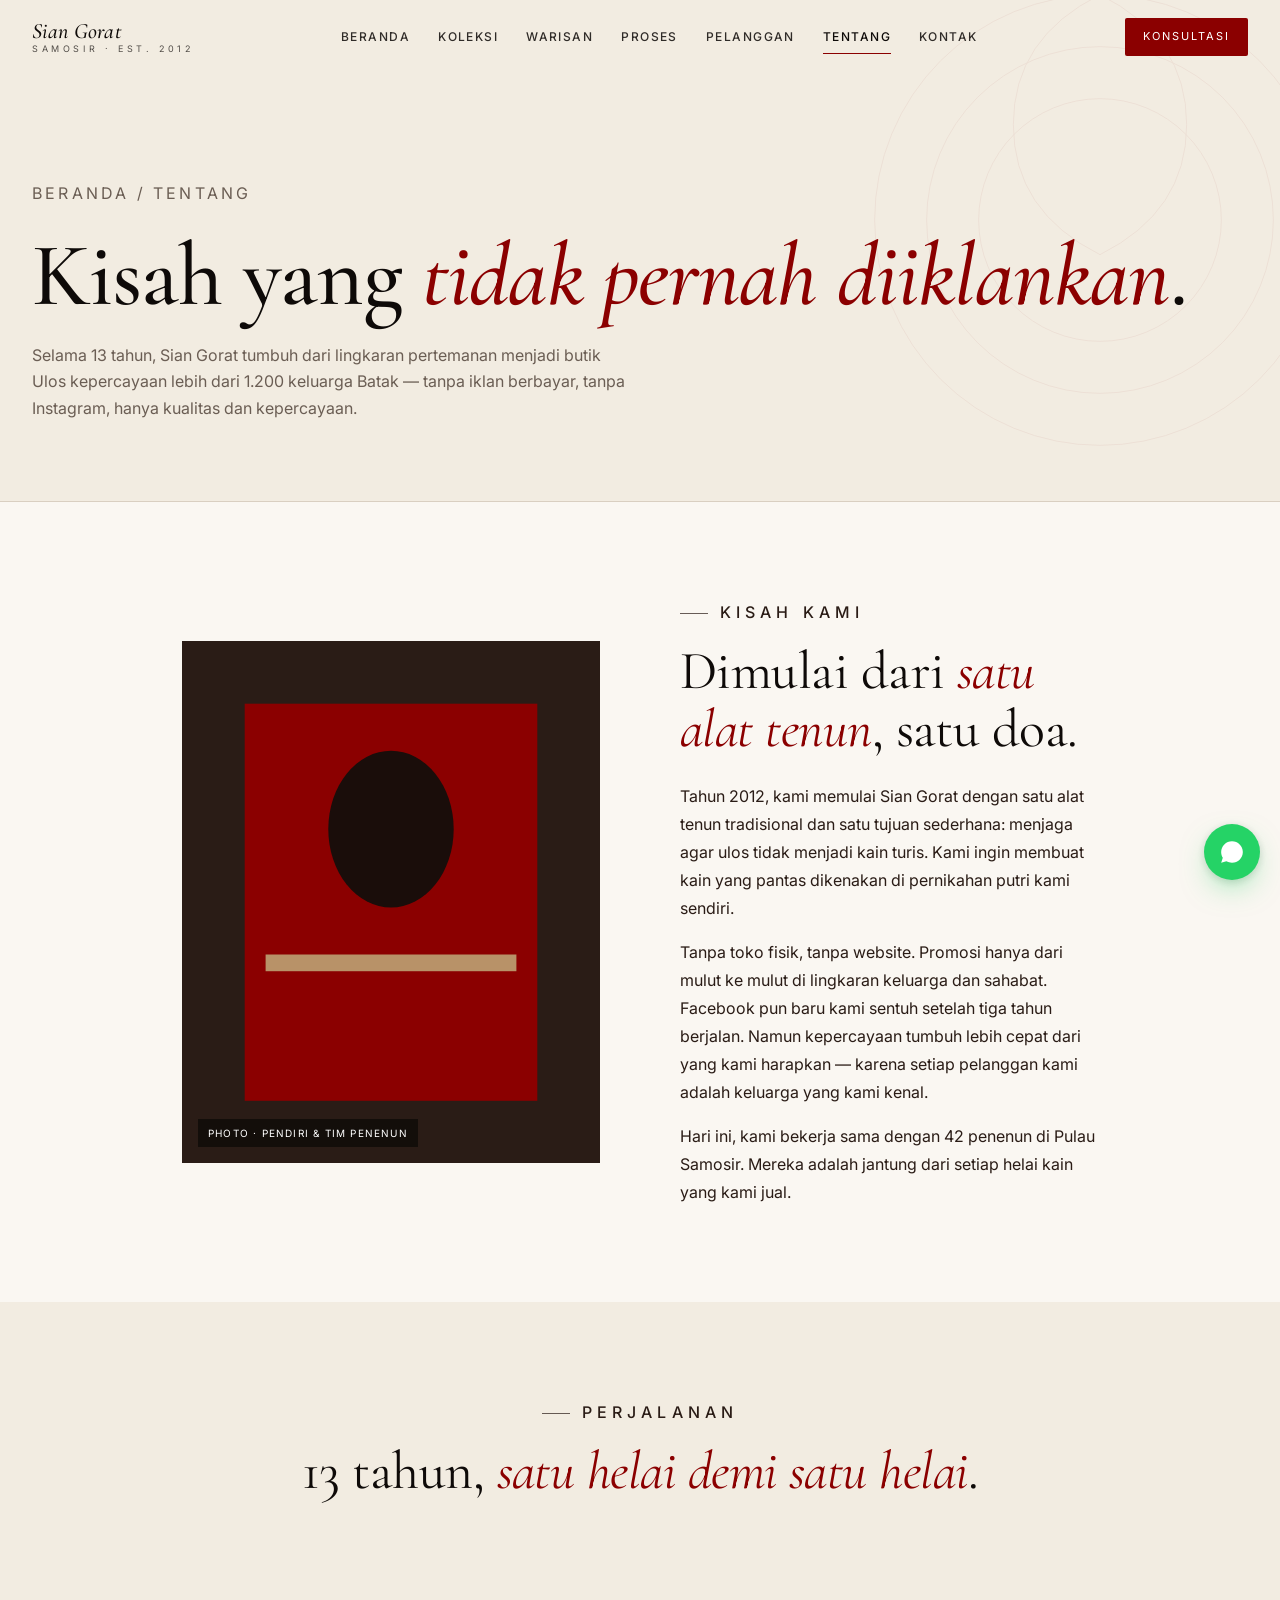
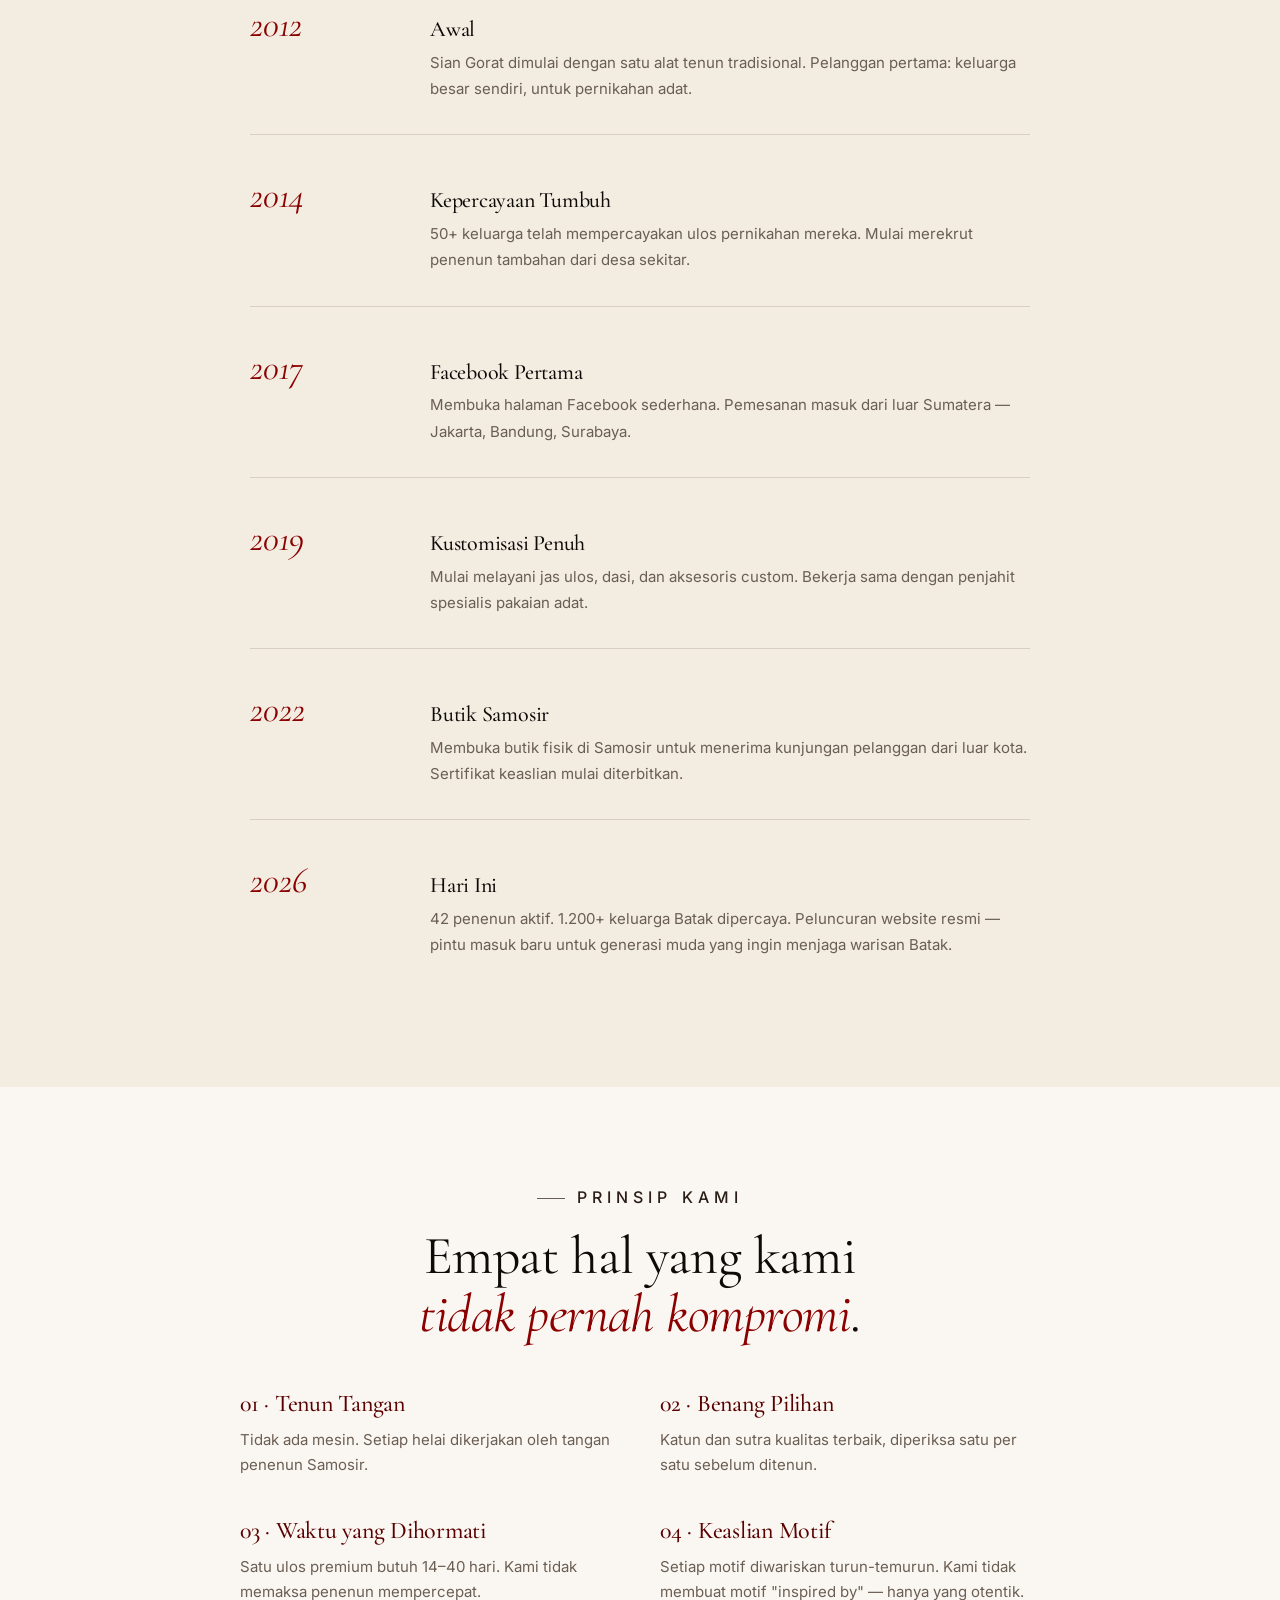
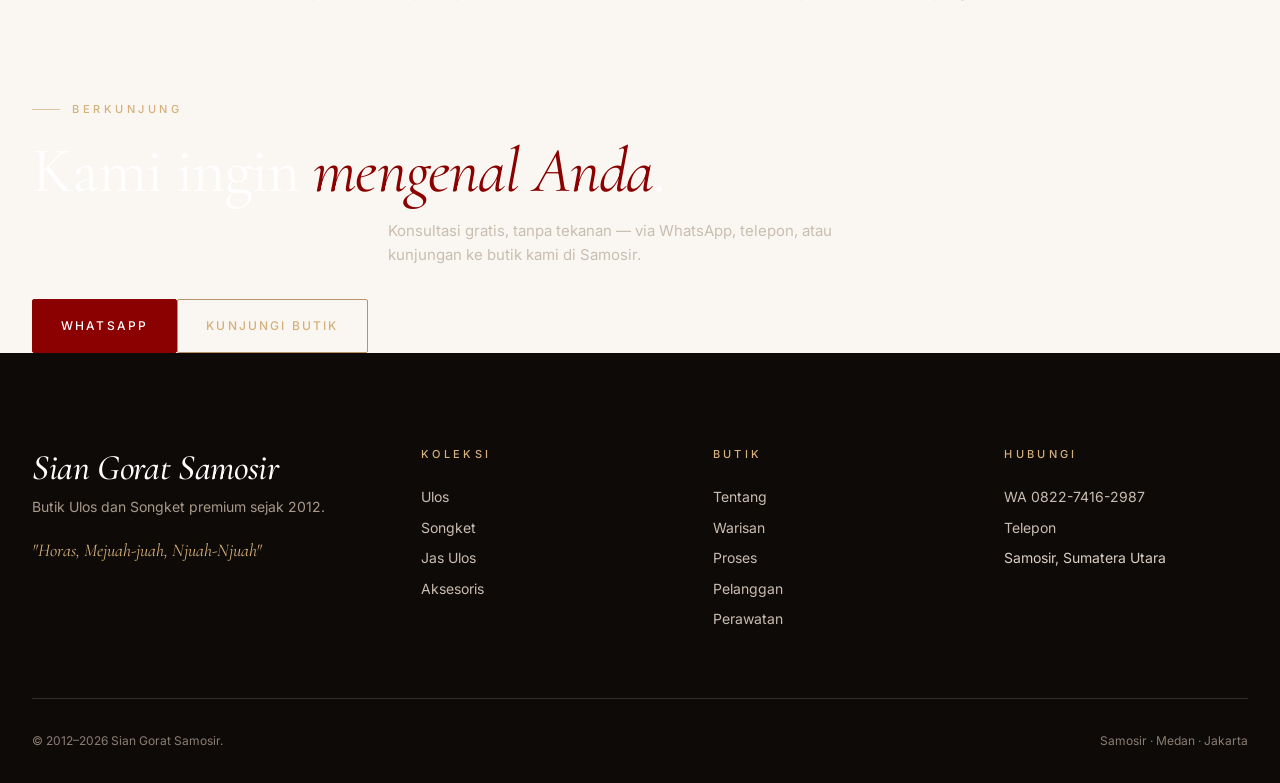
<file: about.html>
<!DOCTYPE html><html lang="id"><head><meta charset="UTF-8" /><meta name="viewport" content="width=device-width, initial-scale=1.0, viewport-fit=cover" /><title>Tentang Kami — Sian Gorat Samosir</title><meta name="description" content="Kisah Sian Gorat Samosir — 13 tahun menenun warisan Batak." /><link rel="preconnect" href="https://fonts.googleapis.com"/><link rel="preconnect" href="https://fonts.gstatic.com" crossorigin/><link href="https://fonts.googleapis.com/css2?family=Cormorant+Garamond:ital,wght@0,300;0,400;0,500;1,400&family=Inter:wght@300;400;500;600&family=Playfair+Display:ital,wght@0,400;1,400&family=Manrope:wght@300;400;500&family=Italiana&family=Lato:wght@300;400&display=swap" rel="stylesheet"/><link rel="stylesheet" href="asset/css/style.css"/><link rel="stylesheet" href="asset/css/pages.css"/></head><body>

<header class="nav" id="nav"><div class="container nav__inner"><a href="index.html" class="nav__brand"><span class="nav__brand-mark">Sian Gorat</span><span class="nav__brand-sub">SAMOSIR · EST. 2012</span></a><nav class="nav__links"><a href="index.html" class="nav__link">Beranda</a><a href="products.html" class="nav__link">Koleksi</a><a href="heritage.html" class="nav__link">Warisan</a><a href="process.html" class="nav__link">Proses</a><a href="customers.html" class="nav__link">Pelanggan</a><a href="about.html" class="nav__link is-active">Tentang</a><a href="contact.html" class="nav__link">Kontak</a></nav><a href="https://wa.me/6282274162987" class="nav__cta">Konsultasi</a><button class="nav__burger" data-menu-open><span></span></button></div></header>

<aside class="mobile-menu"><div class="mobile-menu__head"><a href="index.html" class="nav__brand"><span class="nav__brand-mark" style="color:#fff">Sian Gorat</span><span class="nav__brand-sub" style="color:var(--c-gold-2)">SAMOSIR · EST. 2012</span></a><button class="mobile-menu__close" data-menu-close>×</button></div><nav class="mobile-menu__links"><a href="index.html" class="mobile-menu__link">Beranda <em>01</em></a><a href="products.html" class="mobile-menu__link">Koleksi <em>02</em></a><a href="heritage.html" class="mobile-menu__link">Warisan <em>03</em></a><a href="process.html" class="mobile-menu__link">Proses <em>04</em></a><a href="customers.html" class="mobile-menu__link">Pelanggan <em>05</em></a><a href="about.html" class="mobile-menu__link">Tentang Kami <em>06</em></a><a href="how-to-care.html" class="mobile-menu__link">Perawatan <em>07</em></a><a href="contact.html" class="mobile-menu__link">Kontak <em>08</em></a></nav><div class="mobile-menu__foot"><a href="https://wa.me/6282274162987" class="btn btn--primary" style="width:100%">Konsultasi via WhatsApp</a></div></aside>

<section class="page-head"><svg class="page-head__ornament" viewBox="0 0 600 600"><g stroke="currentColor" stroke-width="1" fill="none" style="color:var(--c-brand)"><circle cx="300" cy="300" r="260"/><circle cx="300" cy="300" r="200"/><circle cx="300" cy="300" r="140"/><path d="M300 40 q-100 50 -100 150 t 100 150 q 100 -50 100 -150 t -100 -150"/></g></svg><div class="container page-head__inner"><p class="page-head__crumbs"><a href="index.html">Beranda</a> / Tentang</p><h1>Kisah yang <em>tidak pernah diiklankan</em>.</h1><p>Selama 13 tahun, Sian Gorat tumbuh dari lingkaran pertemanan menjadi butik Ulos kepercayaan lebih dari 1.200 keluarga Batak — tanpa iklan berbayar, tanpa Instagram, hanya kualitas dan kepercayaan.</p></div></section>

<section class="content-section"><div class="container--narrow"><div class="two-col"><div class="content-image"><svg viewBox="0 0 400 500" preserveAspectRatio="xMidYMid slice"><rect width="400" height="500" fill="#2a1c16"/><rect x="60" y="60" width="280" height="380" fill="#8B0000"/><ellipse cx="200" cy="180" rx="60" ry="75" fill="#1a0d0a"/><rect x="80" y="300" width="240" height="16" fill="#b89268"/></svg><span style="position:absolute;bottom:16px;left:16px;background:rgba(14,10,8,.8);color:#fff;font-size:10px;padding:6px 10px;letter-spacing:.12em;text-transform:uppercase">PHOTO · Pendiri &amp; tim penenun</span></div><div><p class="eyebrow">KISAH KAMI</p><h2 class="h-section" style="margin-top:16px;margin-bottom:24px">Dimulai dari <em>satu alat tenun</em>, satu doa.</h2><p>Tahun 2012, kami memulai Sian Gorat dengan satu alat tenun tradisional dan satu tujuan sederhana: menjaga agar ulos tidak menjadi kain turis. Kami ingin membuat kain yang pantas dikenakan di pernikahan putri kami sendiri.</p><p>Tanpa toko fisik, tanpa website. Promosi hanya dari mulut ke mulut di lingkaran keluarga dan sahabat. Facebook pun baru kami sentuh setelah tiga tahun berjalan. Namun kepercayaan tumbuh lebih cepat dari yang kami harapkan — karena setiap pelanggan kami adalah keluarga yang kami kenal.</p><p>Hari ini, kami bekerja sama dengan 42 penenun di Pulau Samosir. Mereka adalah jantung dari setiap helai kain yang kami jual.</p></div></div></div></section>

<section class="content-section content-section--alt"><div class="container--narrow"><p class="eyebrow" style="text-align:center;display:block;margin-bottom:16px">PERJALANAN</p><h2 class="h-section" style="text-align:center;margin-bottom:64px">13 tahun, <em>satu helai demi satu helai</em>.</h2><div class="timeline"><div class="timeline__item"><div class="timeline__year">2012</div><div class="timeline__body"><h3>Awal</h3><p>Sian Gorat dimulai dengan satu alat tenun tradisional. Pelanggan pertama: keluarga besar sendiri, untuk pernikahan adat.</p></div></div><div class="timeline__item"><div class="timeline__year">2014</div><div class="timeline__body"><h3>Kepercayaan Tumbuh</h3><p>50+ keluarga telah mempercayakan ulos pernikahan mereka. Mulai merekrut penenun tambahan dari desa sekitar.</p></div></div><div class="timeline__item"><div class="timeline__year">2017</div><div class="timeline__body"><h3>Facebook Pertama</h3><p>Membuka halaman Facebook sederhana. Pemesanan masuk dari luar Sumatera — Jakarta, Bandung, Surabaya.</p></div></div><div class="timeline__item"><div class="timeline__year">2019</div><div class="timeline__body"><h3>Kustomisasi Penuh</h3><p>Mulai melayani jas ulos, dasi, dan aksesoris custom. Bekerja sama dengan penjahit spesialis pakaian adat.</p></div></div><div class="timeline__item"><div class="timeline__year">2022</div><div class="timeline__body"><h3>Butik Samosir</h3><p>Membuka butik fisik di Samosir untuk menerima kunjungan pelanggan dari luar kota. Sertifikat keaslian mulai diterbitkan.</p></div></div><div class="timeline__item"><div class="timeline__year">2026</div><div class="timeline__body"><h3>Hari Ini</h3><p>42 penenun aktif. 1.200+ keluarga Batak dipercaya. Peluncuran website resmi — pintu masuk baru untuk generasi muda yang ingin menjaga warisan Batak.</p></div></div></div></div></section>

<section class="content-section"><div class="container--narrow" style="text-align:center"><p class="eyebrow" style="display:block;margin-bottom:16px">PRINSIP KAMI</p><h2 class="h-section" style="margin-bottom:48px;max-width:18ch;margin-left:auto;margin-right:auto">Empat hal yang kami <em>tidak pernah kompromi</em>.</h2><div style="display:grid;grid-template-columns:repeat(2,1fr);gap:40px;text-align:left;max-width:800px;margin:0 auto"><div><h3 style="font-family:var(--ff-serif);font-size:24px;margin-bottom:10px;color:var(--c-brand-ink)">01 · Tenun Tangan</h3><p style="font-size:15px;color:var(--c-muted);line-height:1.7">Tidak ada mesin. Setiap helai dikerjakan oleh tangan penenun Samosir.</p></div><div><h3 style="font-family:var(--ff-serif);font-size:24px;margin-bottom:10px;color:var(--c-brand-ink)">02 · Benang Pilihan</h3><p style="font-size:15px;color:var(--c-muted);line-height:1.7">Katun dan sutra kualitas terbaik, diperiksa satu per satu sebelum ditenun.</p></div><div><h3 style="font-family:var(--ff-serif);font-size:24px;margin-bottom:10px;color:var(--c-brand-ink)">03 · Waktu yang Dihormati</h3><p style="font-size:15px;color:var(--c-muted);line-height:1.7">Satu ulos premium butuh 14–40 hari. Kami tidak memaksa penenun mempercepat.</p></div><div><h3 style="font-family:var(--ff-serif);font-size:24px;margin-bottom:10px;color:var(--c-brand-ink)">04 · Keaslian Motif</h3><p style="font-size:15px;color:var(--c-muted);line-height:1.7">Setiap motif diwariskan turun-temurun. Kami tidak membuat motif "inspired by" — hanya yang otentik.</p></div></div></div></section>

<section class="cta-banner noise"><div class="container"><p class="eyebrow eyebrow--light">BERKUNJUNG</p><h2 class="display" style="color:#fff;font-size:clamp(36px,5vw,64px);margin:20px 0 16px">Kami ingin <em>mengenal Anda</em>.</h2><p style="color:#c9bdb0;max-width:56ch;margin:0 auto 32px">Konsultasi gratis, tanpa tekanan — via WhatsApp, telepon, atau kunjungan ke butik kami di Samosir.</p><div class="cta-banner__btns"><a href="https://wa.me/6282274162987" class="btn btn--primary">WhatsApp</a><a href="contact.html" class="btn btn--gold">Kunjungi Butik</a></div></div></section>

<footer class="footer"><div class="container"><div class="footer__grid"><div class="footer__brand"><h3><em>Sian Gorat Samosir</em></h3><p>Butik Ulos dan Songket premium sejak 2012.</p><p style="margin-top:16px;color:var(--c-gold-2);font-family:var(--ff-serif);font-style:italic;font-size:18px">"Horas, Mejuah-juah, Njuah-Njuah"</p></div><div class="footer__col"><h5>Koleksi</h5><ul><li><a href="products.html?cat=ulos">Ulos</a></li><li><a href="products.html?cat=songket">Songket</a></li><li><a href="products.html?cat=jas">Jas Ulos</a></li><li><a href="products.html?cat=dasi">Aksesoris</a></li></ul></div><div class="footer__col"><h5>Butik</h5><ul><li><a href="about.html">Tentang</a></li><li><a href="heritage.html">Warisan</a></li><li><a href="process.html">Proses</a></li><li><a href="customers.html">Pelanggan</a></li><li><a href="how-to-care.html">Perawatan</a></li></ul></div><div class="footer__col"><h5>Hubungi</h5><ul><li><a href="https://wa.me/6282274162987">WA 0822-7416-2987</a></li><li><a href="tel:+6282274162987">Telepon</a></li><li>Samosir, Sumatera Utara</li></ul></div></div><div class="footer__bottom"><div>© 2012–2026 Sian Gorat Samosir.</div><div>Samosir · Medan · Jakarta</div></div></div></footer>

<a href="https://wa.me/6282274162987" class="wa-float" aria-label="WA"><svg viewBox="0 0 24 24"><path d="M17.5 14.4c-.3-.2-1.7-.9-2-1-.3-.1-.5-.2-.7.1s-.8 1-1 1.2c-.2.2-.4.2-.7.1-.3-.2-1.3-.5-2.4-1.5-.9-.8-1.5-1.8-1.7-2.1-.2-.3 0-.5.1-.6.1-.1.3-.4.4-.5.1-.2.2-.3.3-.5.1-.2 0-.4 0-.5 0-.1-.7-1.7-1-2.3-.2-.6-.5-.5-.7-.5h-.6c-.2 0-.5.1-.8.4-.3.3-1 1-1 2.4 0 1.4 1 2.8 1.2 3 .2.2 2.1 3.2 5 4.4.7.3 1.3.5 1.7.6.7.2 1.3.2 1.8.1.6-.1 1.7-.7 2-1.4.2-.7.2-1.2.2-1.4-.2-.2-.4-.3-.7-.4zM12 2C6.5 2 2 6.5 2 12c0 1.9.5 3.7 1.5 5.3L2 22l4.8-1.4c1.5.8 3.3 1.3 5.2 1.3 5.5 0 10-4.5 10-10S17.5 2 12 2z"/></svg></a>
<div class="sticky-cta"><a href="tel:+6282274162987" class="btn btn--ghost" style="border-color:var(--c-ink)">Telepon</a><a href="https://wa.me/6282274162987" class="btn btn--primary">WhatsApp</a></div>
<script src="asset/js/script.js"></script></body></html>
</file>
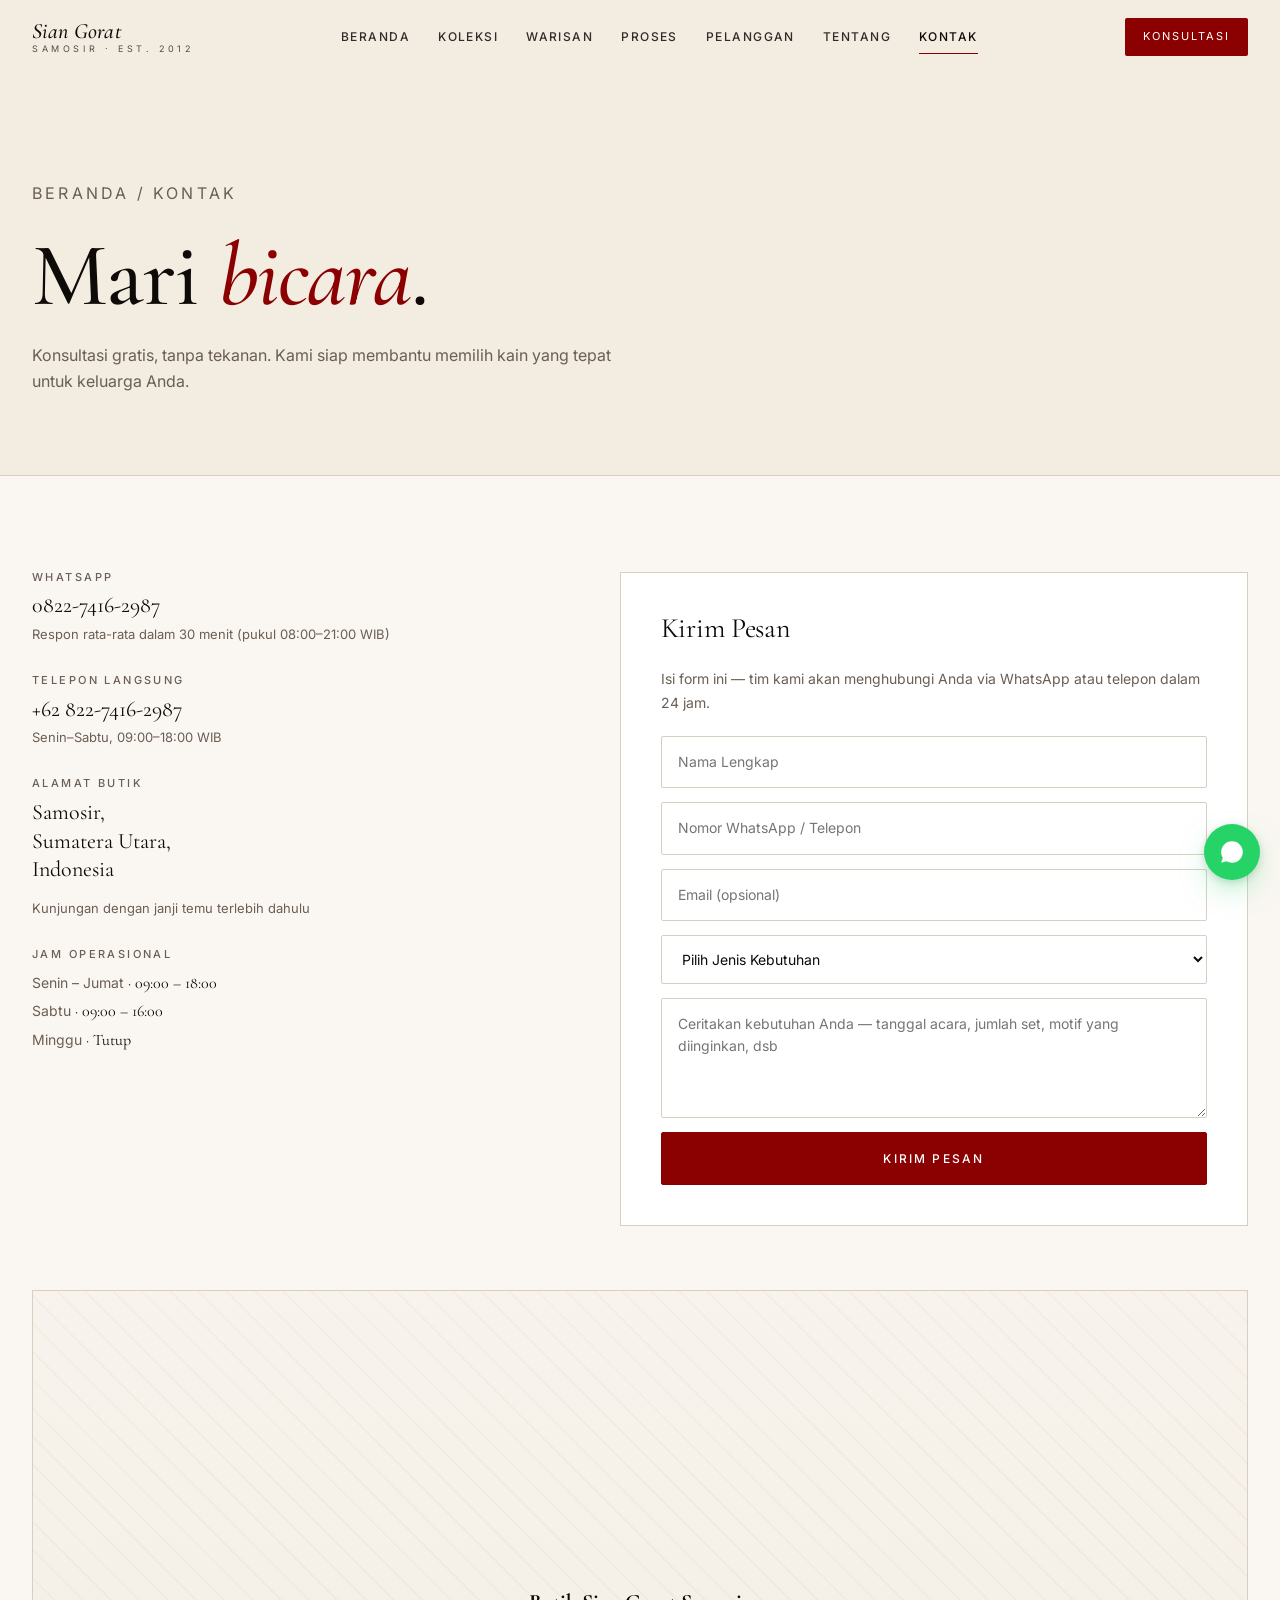
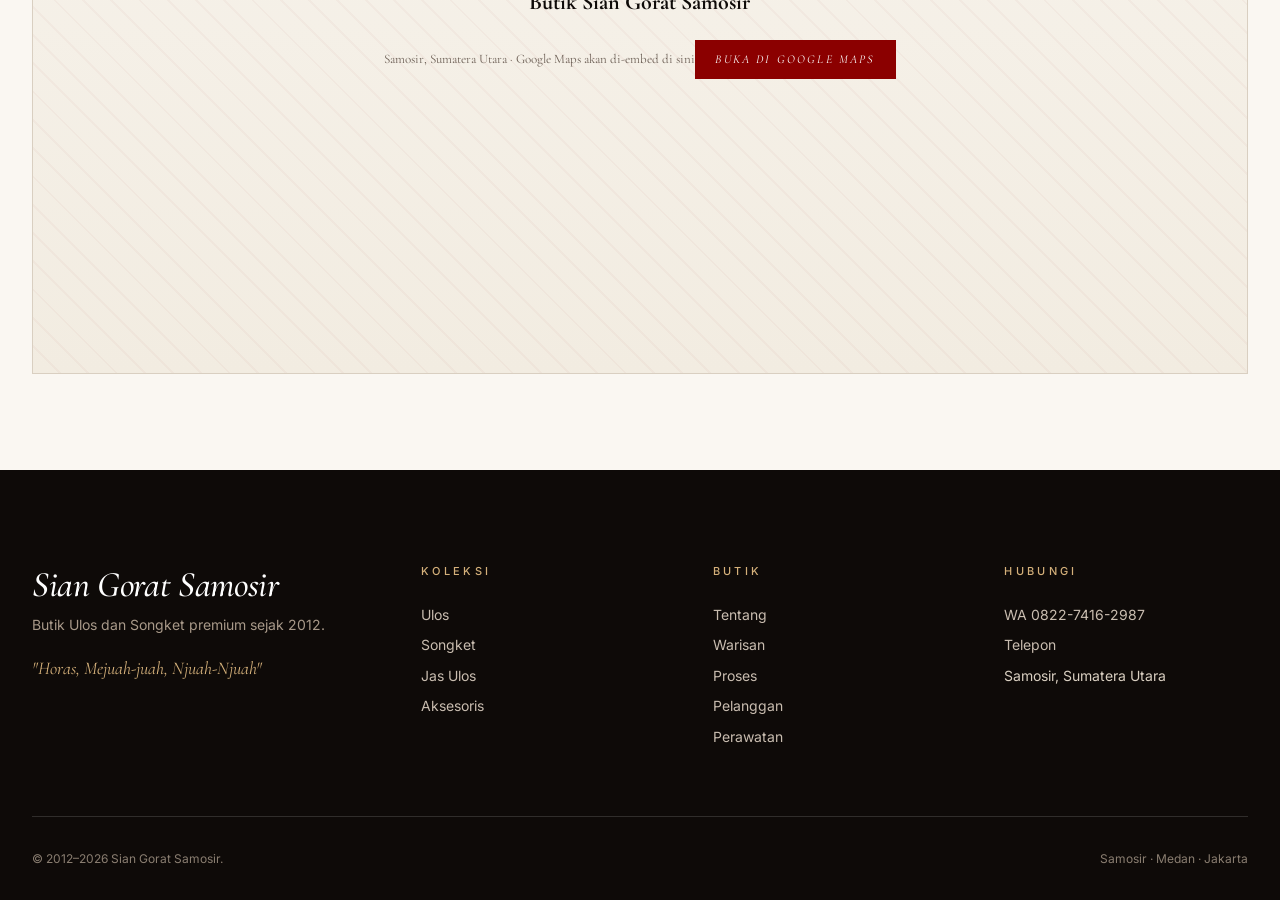
<file: contact.html>
<!DOCTYPE html><html lang="id"><head><meta charset="UTF-8"/><meta name="viewport" content="width=device-width, initial-scale=1.0, viewport-fit=cover"/><title>Kontak — Sian Gorat Samosir</title><meta name="description" content="Hubungi butik Sian Gorat Samosir — WhatsApp, telepon, atau kunjungi langsung di Samosir."/><link rel="preconnect" href="https://fonts.googleapis.com"/><link rel="preconnect" href="https://fonts.gstatic.com" crossorigin/><link href="https://fonts.googleapis.com/css2?family=Cormorant+Garamond:ital,wght@0,300;0,400;0,500;1,400&family=Inter:wght@300;400;500;600&family=Playfair+Display:ital,wght@0,400;1,400&family=Manrope:wght@300;400;500&family=Italiana&family=Lato:wght@300;400&display=swap" rel="stylesheet"/><link rel="stylesheet" href="asset/css/style.css"/><link rel="stylesheet" href="asset/css/pages.css"/></head><body>

<header class="nav" id="nav"><div class="container nav__inner"><a href="index.html" class="nav__brand"><span class="nav__brand-mark">Sian Gorat</span><span class="nav__brand-sub">SAMOSIR · EST. 2012</span></a><nav class="nav__links"><a href="index.html" class="nav__link">Beranda</a><a href="products.html" class="nav__link">Koleksi</a><a href="heritage.html" class="nav__link">Warisan</a><a href="process.html" class="nav__link">Proses</a><a href="customers.html" class="nav__link">Pelanggan</a><a href="about.html" class="nav__link">Tentang</a><a href="contact.html" class="nav__link is-active">Kontak</a></nav><a href="https://wa.me/6282274162987" class="nav__cta">Konsultasi</a><button class="nav__burger" data-menu-open><span></span></button></div></header>

<aside class="mobile-menu"><div class="mobile-menu__head"><a href="index.html" class="nav__brand"><span class="nav__brand-mark" style="color:#fff">Sian Gorat</span><span class="nav__brand-sub" style="color:var(--c-gold-2)">SAMOSIR · EST. 2012</span></a><button class="mobile-menu__close" data-menu-close>×</button></div><nav class="mobile-menu__links"><a href="index.html" class="mobile-menu__link">Beranda <em>01</em></a><a href="products.html" class="mobile-menu__link">Koleksi <em>02</em></a><a href="heritage.html" class="mobile-menu__link">Warisan <em>03</em></a><a href="process.html" class="mobile-menu__link">Proses <em>04</em></a><a href="customers.html" class="mobile-menu__link">Pelanggan <em>05</em></a><a href="about.html" class="mobile-menu__link">Tentang <em>06</em></a><a href="how-to-care.html" class="mobile-menu__link">Perawatan <em>07</em></a><a href="contact.html" class="mobile-menu__link">Kontak <em>08</em></a></nav><div class="mobile-menu__foot"><a href="https://wa.me/6282274162987" class="btn btn--primary" style="width:100%">Konsultasi via WhatsApp</a></div></aside>

<section class="page-head"><div class="container page-head__inner"><p class="page-head__crumbs"><a href="index.html">Beranda</a> / Kontak</p><h1>Mari <em>bicara</em>.</h1><p>Konsultasi gratis, tanpa tekanan. Kami siap membantu memilih kain yang tepat untuk keluarga Anda.</p></div></section>

<section class="content-section"><div class="container"><div class="contact-grid"><div class="contact-info"><div class="contact-item"><h4>WhatsApp</h4><a href="https://wa.me/6282274162987">0822-7416-2987</a><p style="font-size:13px;color:var(--c-muted);margin-top:6px;font-family:var(--ff-sans)">Respon rata-rata dalam 30 menit (pukul 08:00–21:00 WIB)</p></div><div class="contact-item"><h4>Telepon Langsung</h4><a href="tel:+6282274162987">+62 822-7416-2987</a><p style="font-size:13px;color:var(--c-muted);margin-top:6px;font-family:var(--ff-sans)">Senin–Sabtu, 09:00–18:00 WIB</p></div><div class="contact-item"><h4>Alamat Butik</h4><p>Samosir,<br/>Sumatera Utara,<br/>Indonesia</p><p style="font-size:13px;color:var(--c-muted);margin-top:6px;font-family:var(--ff-sans)">Kunjungan dengan janji temu terlebih dahulu</p></div><div class="contact-item"><h4>Jam Operasional</h4><p style="font-size:16px;line-height:1.8"><span style="font-family:var(--ff-sans);font-size:14px;color:var(--c-muted)">Senin – Jumat</span> · 09:00 – 18:00<br/><span style="font-family:var(--ff-sans);font-size:14px;color:var(--c-muted)">Sabtu</span> · 09:00 – 16:00<br/><span style="font-family:var(--ff-sans);font-size:14px;color:var(--c-muted)">Minggu</span> · Tutup</p></div></div><div class="contact-form"><h3>Kirim Pesan</h3><p style="font-size:14px;color:var(--c-muted);margin-bottom:20px">Isi form ini — tim kami akan menghubungi Anda via WhatsApp atau telepon dalam 24 jam.</p><input class="input" placeholder="Nama Lengkap"/><input class="input" type="tel" placeholder="Nomor WhatsApp / Telepon"/><input class="input" type="email" placeholder="Email (opsional)"/><select class="input"><option>Pilih Jenis Kebutuhan</option><option>Pernikahan / Adat</option><option>Martupol / Tardidi</option><option>Pesta Adat Keluarga</option><option>Custom Jas Ulos</option><option>Restorasi Ulos Lama</option><option>Lainnya</option></select><textarea class="input" placeholder="Ceritakan kebutuhan Anda — tanggal acara, jumlah set, motif yang diinginkan, dsb"></textarea><button class="btn btn--primary" style="width:100%">Kirim Pesan</button></div></div><div class="map-embed" style="margin-top:64px"><div class="map-embed__placeholder"><div><strong>Butik Sian Gorat Samosir</strong><span>Samosir, Sumatera Utara · Google Maps akan di-embed di sini</span><a href="https://maps.google.com/?q=Samosir+Sumatera+Utara" target="_blank" rel="noopener" style="display:inline-block;margin-top:14px;padding:10px 20px;background:var(--c-brand);color:#fff;font-size:12px;letter-spacing:.18em;text-transform:uppercase">Buka di Google Maps</a></div></div></div></div></section>

<footer class="footer"><div class="container"><div class="footer__grid"><div class="footer__brand"><h3><em>Sian Gorat Samosir</em></h3><p>Butik Ulos dan Songket premium sejak 2012.</p><p style="margin-top:16px;color:var(--c-gold-2);font-family:var(--ff-serif);font-style:italic;font-size:18px">"Horas, Mejuah-juah, Njuah-Njuah"</p></div><div class="footer__col"><h5>Koleksi</h5><ul><li><a href="products.html?cat=ulos">Ulos</a></li><li><a href="products.html?cat=songket">Songket</a></li><li><a href="products.html?cat=jas">Jas Ulos</a></li><li><a href="products.html?cat=dasi">Aksesoris</a></li></ul></div><div class="footer__col"><h5>Butik</h5><ul><li><a href="about.html">Tentang</a></li><li><a href="heritage.html">Warisan</a></li><li><a href="process.html">Proses</a></li><li><a href="customers.html">Pelanggan</a></li><li><a href="how-to-care.html">Perawatan</a></li></ul></div><div class="footer__col"><h5>Hubungi</h5><ul><li><a href="https://wa.me/6282274162987">WA 0822-7416-2987</a></li><li><a href="tel:+6282274162987">Telepon</a></li><li>Samosir, Sumatera Utara</li></ul></div></div><div class="footer__bottom"><div>© 2012–2026 Sian Gorat Samosir.</div><div>Samosir · Medan · Jakarta</div></div></div></footer>

<a href="https://wa.me/6282274162987" class="wa-float"><svg viewBox="0 0 24 24"><path d="M17.5 14.4c-.3-.2-1.7-.9-2-1-.3-.1-.5-.2-.7.1s-.8 1-1 1.2c-.2.2-.4.2-.7.1-.3-.2-1.3-.5-2.4-1.5-.9-.8-1.5-1.8-1.7-2.1-.2-.3 0-.5.1-.6.1-.1.3-.4.4-.5.1-.2.2-.3.3-.5.1-.2 0-.4 0-.5 0-.1-.7-1.7-1-2.3-.2-.6-.5-.5-.7-.5h-.6c-.2 0-.5.1-.8.4-.3.3-1 1-1 2.4 0 1.4 1 2.8 1.2 3 .2.2 2.1 3.2 5 4.4.7.3 1.3.5 1.7.6.7.2 1.3.2 1.8.1.6-.1 1.7-.7 2-1.4.2-.7.2-1.2.2-1.4-.2-.2-.4-.3-.7-.4zM12 2C6.5 2 2 6.5 2 12c0 1.9.5 3.7 1.5 5.3L2 22l4.8-1.4c1.5.8 3.3 1.3 5.2 1.3 5.5 0 10-4.5 10-10S17.5 2 12 2z"/></svg></a>
<div class="sticky-cta"><a href="tel:+6282274162987" class="btn btn--ghost" style="border-color:var(--c-ink)">Telepon</a><a href="https://wa.me/6282274162987" class="btn btn--primary">WhatsApp</a></div>
<script src="asset/js/script.js"></script></body></html>
</file>
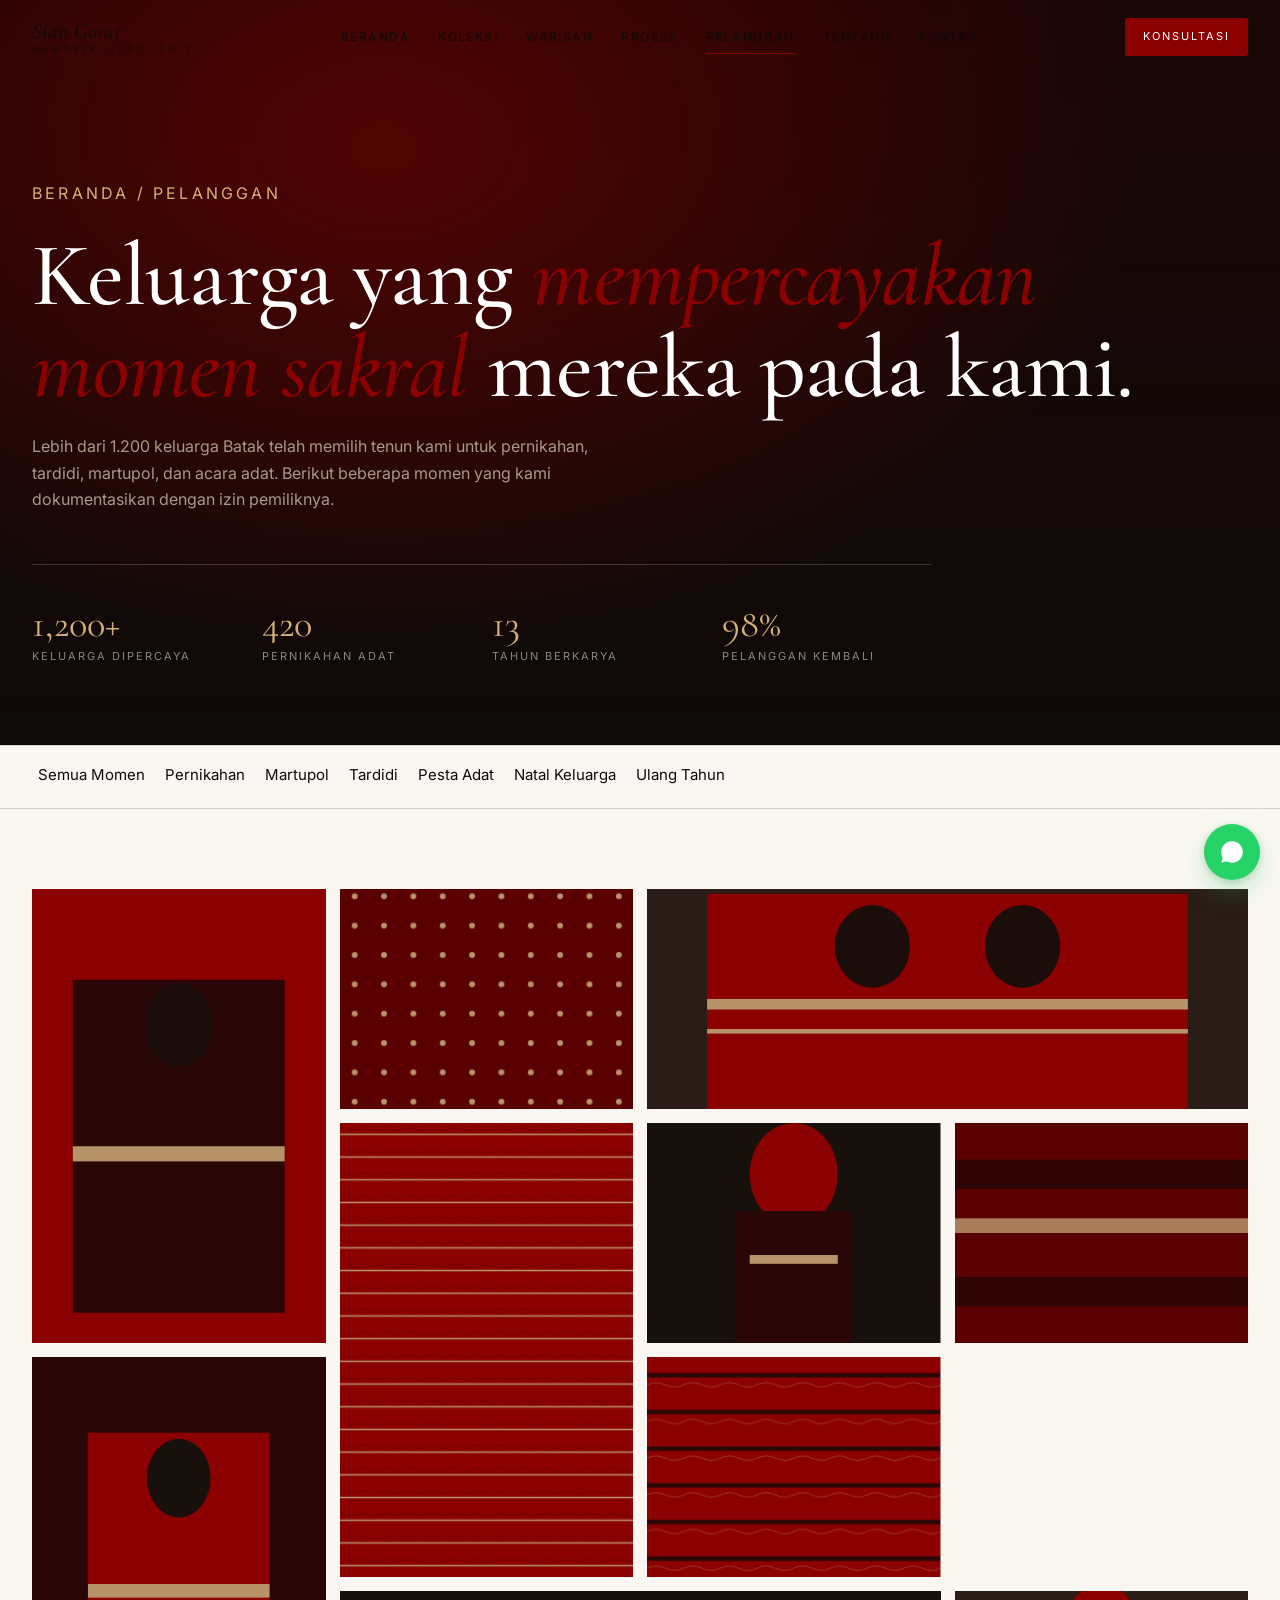
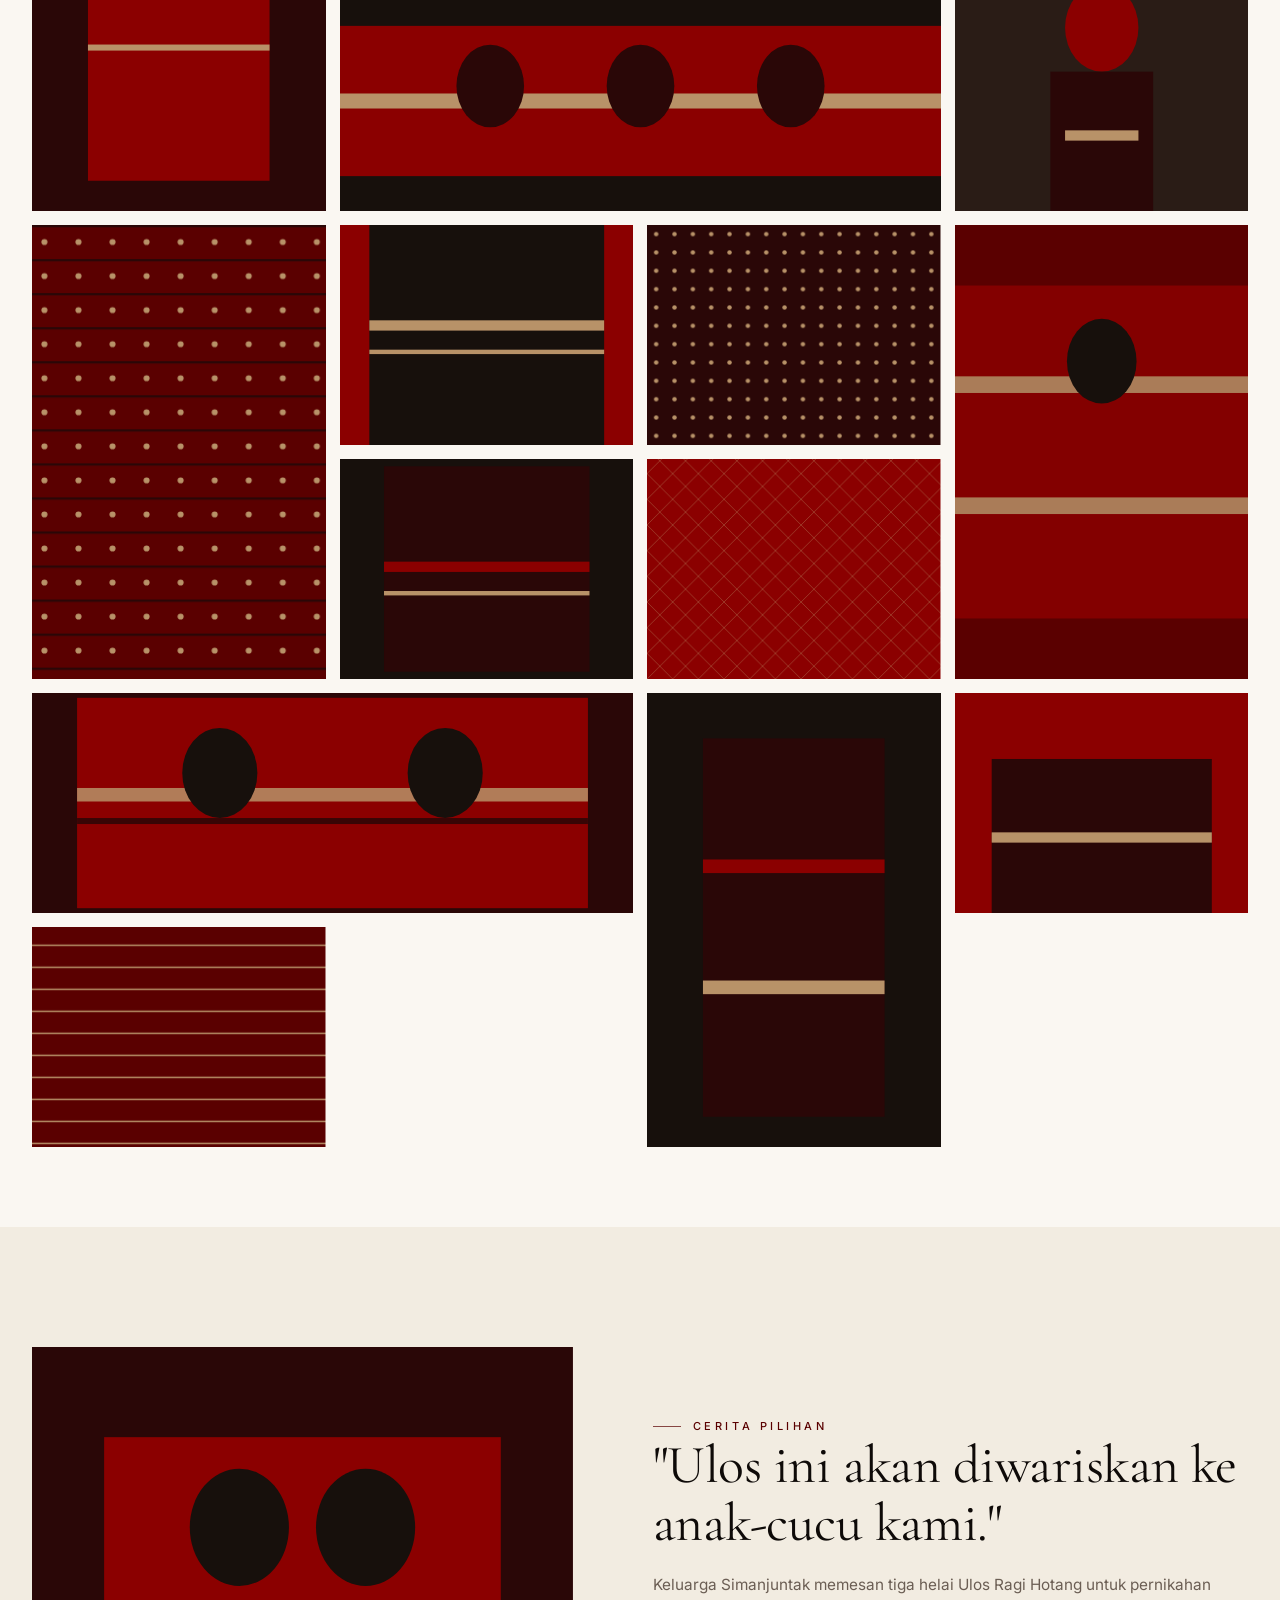
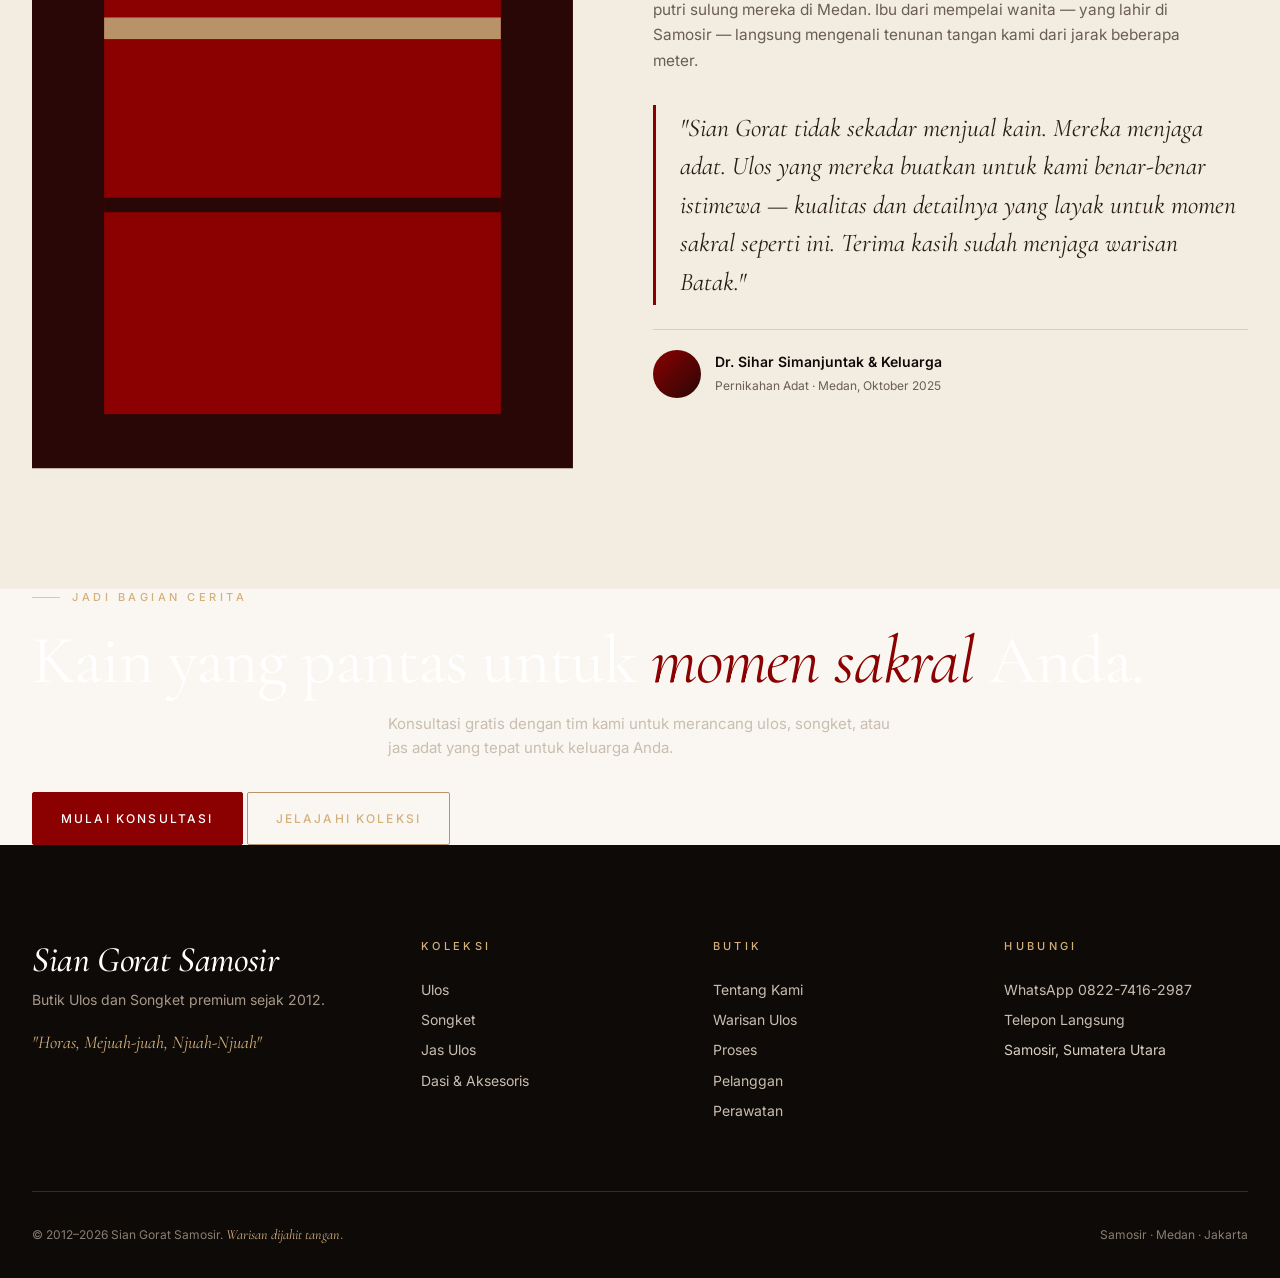
<file: customers.html>
<!DOCTYPE html>
<html lang="id">
<head>
<meta charset="UTF-8" />
<meta name="viewport" content="width=device-width, initial-scale=1.0, viewport-fit=cover" />
<meta name="theme-color" content="#8B0000" />
<title>Pelanggan Kami — Sian Gorat Samosir</title>
<meta name="description" content="Keluarga yang mempercayakan momen sakral mereka pada kain tenun Sian Gorat Samosir." />
<link rel="preconnect" href="https://fonts.googleapis.com" />
<link rel="preconnect" href="https://fonts.gstatic.com" crossorigin />
<link href="https://fonts.googleapis.com/css2?family=Cormorant+Garamond:ital,wght@0,300;0,400;0,500;1,400&family=Inter:wght@300;400;500;600&family=Playfair+Display:ital,wght@0,400;1,400&family=Manrope:wght@300;400;500&family=Italiana&family=Lato:wght@300;400&display=swap" rel="stylesheet" />
<link rel="stylesheet" href="asset/css/style.css" />
<link rel="stylesheet" href="asset/css/customers.css" />
</head>
<body data-page="customers">

<header class="nav" id="nav">
  <div class="container nav__inner">
    <a href="index.html" class="nav__brand"><span class="nav__brand-mark">Sian Gorat</span><span class="nav__brand-sub">SAMOSIR · EST. 2012</span></a>
    <nav class="nav__links">
      <a href="index.html" class="nav__link">Beranda</a>
      <a href="products.html" class="nav__link">Koleksi</a>
      <a href="heritage.html" class="nav__link">Warisan</a>
      <a href="process.html" class="nav__link">Proses</a>
      <a href="customers.html" class="nav__link is-active">Pelanggan</a>
      <a href="about.html" class="nav__link">Tentang</a>
      <a href="contact.html" class="nav__link">Kontak</a>
    </nav>
    <a href="https://wa.me/6282274162987" class="nav__cta">Konsultasi</a>
    <button class="nav__burger" data-menu-open><span></span></button>
  </div>
</header>

<aside class="mobile-menu" id="mobile-menu">
  <div class="mobile-menu__head">
    <a href="index.html" class="nav__brand"><span class="nav__brand-mark" style="color:#fff">Sian Gorat</span><span class="nav__brand-sub" style="color:var(--c-gold-2)">SAMOSIR · EST. 2012</span></a>
    <button class="mobile-menu__close" data-menu-close>×</button>
  </div>
  <nav class="mobile-menu__links">
    <a href="index.html" class="mobile-menu__link">Beranda <em>01</em></a>
    <a href="products.html" class="mobile-menu__link">Koleksi <em>02</em></a>
    <a href="heritage.html" class="mobile-menu__link">Warisan <em>03</em></a>
    <a href="process.html" class="mobile-menu__link">Proses <em>04</em></a>
    <a href="customers.html" class="mobile-menu__link">Pelanggan <em>05</em></a>
    <a href="about.html" class="mobile-menu__link">Tentang Kami <em>06</em></a>
    <a href="how-to-care.html" class="mobile-menu__link">Perawatan <em>07</em></a>
    <a href="contact.html" class="mobile-menu__link">Kontak <em>08</em></a>
  </nav>
  <div class="mobile-menu__foot"><a href="https://wa.me/6282274162987" class="btn btn--primary" style="width:100%">Konsultasi via WhatsApp</a></div>
</aside>

<!-- PAGE HEAD -->
<section class="page-head page-head--dark">
  <div class="container page-head__inner">
    <p class="page-head__crumbs" style="color:var(--c-gold-2)"><a href="index.html">Beranda</a> / Pelanggan</p>
    <h1 style="color:#fff">Keluarga yang <em>mempercayakan momen sakral</em> mereka pada kami.</h1>
    <p style="color:#a89989">Lebih dari 1.200 keluarga Batak telah memilih tenun kami untuk pernikahan, tardidi, martupol, dan acara adat. Berikut beberapa momen yang kami dokumentasikan dengan izin pemiliknya.</p>
    <div class="cust-stats">
      <div><strong>1,200+</strong><span>Keluarga Dipercaya</span></div>
      <div><strong>420</strong><span>Pernikahan Adat</span></div>
      <div><strong>13</strong><span>Tahun Berkarya</span></div>
      <div><strong>98%</strong><span>Pelanggan Kembali</span></div>
    </div>
  </div>
</section>

<!-- FILTERS -->
<div class="cust-filters">
  <div class="container">
    <div class="cust-filters__row">
      <button class="chip is-active">Semua Momen</button>
      <button class="chip">Pernikahan</button>
      <button class="chip">Martupol</button>
      <button class="chip">Tardidi</button>
      <button class="chip">Pesta Adat</button>
      <button class="chip">Natal Keluarga</button>
      <button class="chip">Ulang Tahun</button>
    </div>
  </div>
</div>

<!-- MASONRY GALLERY -->
<section class="section section--sm">
  <div class="container">
    <div class="cust-gallery">
      <!-- 20 tiles with varied sizes -->
      <figure class="ctile ctile--tall">
        <svg viewBox="0 0 400 600" preserveAspectRatio="xMidYMid slice"><rect width="400" height="600" fill="#8B0000"/><rect x="60" y="120" width="280" height="440" fill="#2a0707"/><rect x="60" y="340" width="280" height="20" fill="#b89268"/><ellipse cx="200" cy="180" rx="45" ry="55" fill="#1a0d0a"/></svg>
        <figcaption><span>Pernikahan Adat</span><strong>Kel. Simanjuntak</strong><em>Medan · 2025</em></figcaption>
      </figure>
      <figure class="ctile">
        <svg viewBox="0 0 400 400" preserveAspectRatio="xMidYMid slice"><defs><pattern id="cp1" width="40" height="40" patternUnits="userSpaceOnUse"><rect width="40" height="40" fill="#5a0000"/><circle cx="20" cy="20" r="4" fill="#b89268"/></pattern></defs><rect width="400" height="400" fill="url(#cp1)"/></svg>
        <figcaption><span>Martupol</span><strong>Kel. Hutagalung</strong><em>Jakarta · 2024</em></figcaption>
      </figure>
      <figure class="ctile ctile--wide">
        <svg viewBox="0 0 800 400" preserveAspectRatio="xMidYMid slice"><rect width="800" height="400" fill="#2a1c16"/><rect x="80" y="60" width="640" height="300" fill="#8B0000"/><rect x="80" y="200" width="640" height="14" fill="#b89268"/><rect x="80" y="240" width="640" height="6" fill="#b89268"/><ellipse cx="300" cy="130" rx="50" ry="55" fill="#1a0d0a"/><ellipse cx="500" cy="130" rx="50" ry="55" fill="#1a0d0a"/></svg>
        <figcaption><span>Tardidi</span><strong>Kel. Pardede</strong><em>Siantar · 2024</em></figcaption>
      </figure>
      <figure class="ctile ctile--tall">
        <svg viewBox="0 0 400 600" preserveAspectRatio="xMidYMid slice"><defs><pattern id="cp2" width="30" height="30" patternUnits="userSpaceOnUse"><rect width="30" height="30" fill="#8B0000"/><rect y="14" width="30" height="2" fill="#b89268"/><path d="M0 8 q 7 -4 15 0 t 15 0" stroke="#2a0707" stroke-width="0.4" fill="none"/></pattern></defs><rect width="400" height="600" fill="url(#cp2)"/></svg>
        <figcaption><span>Pesta Adat</span><strong>Kel. Sihombing</strong><em>P. Siantar · 2023</em></figcaption>
      </figure>
      <figure class="ctile">
        <svg viewBox="0 0 400 400" preserveAspectRatio="xMidYMid slice"><rect width="400" height="400" fill="#17100c"/><ellipse cx="200" cy="120" rx="60" ry="70" fill="#8B0000"/><rect x="120" y="170" width="160" height="220" fill="#2a0707"/><rect x="140" y="230" width="120" height="12" fill="#b89268"/></svg>
        <figcaption><span>Pernikahan</span><strong>Kel. Nainggolan</strong><em>Bandung · 2025</em></figcaption>
      </figure>
      <figure class="ctile">
        <svg viewBox="0 0 400 400" preserveAspectRatio="xMidYMid slice"><rect width="400" height="400" fill="#5a0000"/><g opacity="0.85"><rect y="100" width="400" height="40" fill="#2a0707"/><rect y="260" width="400" height="40" fill="#2a0707"/><rect y="180" width="400" height="20" fill="#b89268"/></g></svg>
        <figcaption><span>Natal Keluarga</span><strong>Kel. Marpaung</strong><em>Jakarta · 2024</em></figcaption>
      </figure>
      <figure class="ctile ctile--tall">
        <svg viewBox="0 0 400 600" preserveAspectRatio="xMidYMid slice"><rect width="400" height="600" fill="#2a0707"/><rect x="80" y="100" width="240" height="460" fill="#8B0000"/><rect x="80" y="300" width="240" height="18" fill="#b89268"/><rect x="80" y="380" width="240" height="8" fill="#b89268"/><ellipse cx="200" cy="160" rx="42" ry="52" fill="#17100c"/></svg>
        <figcaption><span>Pernikahan</span><strong>Kel. Panggabean</strong><em>Medan · 2025</em></figcaption>
      </figure>
      <figure class="ctile">
        <svg viewBox="0 0 400 400" preserveAspectRatio="xMidYMid slice"><defs><pattern id="cp3" width="50" height="50" patternUnits="userSpaceOnUse"><rect width="50" height="50" fill="#8B0000"/><rect y="22" width="50" height="6" fill="#2a0707"/><path d="M0 38 q 12 -6 25 0 t 25 0" stroke="#b89268" stroke-width="0.5" fill="none"/></pattern></defs><rect width="400" height="400" fill="url(#cp3)"/></svg>
        <figcaption><span>Martupol</span><strong>Kel. Sitorus</strong><em>Balige · 2024</em></figcaption>
      </figure>
      <figure class="ctile ctile--wide">
        <svg viewBox="0 0 800 400" preserveAspectRatio="xMidYMid slice"><rect width="800" height="400" fill="#17100c"/><rect x="0" y="100" width="800" height="200" fill="#8B0000"/><rect x="0" y="190" width="800" height="20" fill="#b89268"/><g fill="#2a0707"><ellipse cx="200" cy="180" rx="45" ry="55"/><ellipse cx="400" cy="180" rx="45" ry="55"/><ellipse cx="600" cy="180" rx="45" ry="55"/></g></svg>
        <figcaption><span>Ulang Tahun</span><strong>Oppung Sinaga</strong><em>Samosir · 2023</em></figcaption>
      </figure>
      <figure class="ctile">
        <svg viewBox="0 0 400 400" preserveAspectRatio="xMidYMid slice"><rect width="400" height="400" fill="#2a1c16"/><ellipse cx="200" cy="100" rx="50" ry="60" fill="#8B0000"/><rect x="130" y="160" width="140" height="230" fill="#2a0707"/><rect x="150" y="240" width="100" height="14" fill="#b89268"/></svg>
        <figcaption><span>Pernikahan</span><strong>Kel. Tambunan</strong><em>Surabaya · 2024</em></figcaption>
      </figure>
      <figure class="ctile ctile--tall">
        <svg viewBox="0 0 400 600" preserveAspectRatio="xMidYMid slice"><defs><pattern id="cp4" width="45" height="45" patternUnits="userSpaceOnUse"><rect width="45" height="45" fill="#5a0000"/><rect x="0" y="0" width="45" height="3" fill="#2a0707"/><circle cx="22.5" cy="22.5" r="4" fill="#b89268"/></pattern></defs><rect width="400" height="600" fill="url(#cp4)"/></svg>
        <figcaption><span>Pesta Adat</span><strong>Kel. Hutapea</strong><em>Pematangsiantar · 2025</em></figcaption>
      </figure>
      <figure class="ctile">
        <svg viewBox="0 0 400 400" preserveAspectRatio="xMidYMid slice"><rect width="400" height="400" fill="#8B0000"/><rect x="40" y="40" width="320" height="320" fill="#17100c"/><rect x="40" y="180" width="320" height="14" fill="#b89268"/><rect x="40" y="220" width="320" height="6" fill="#b89268"/></svg>
        <figcaption><span>Tardidi</span><strong>Kel. Siagian</strong><em>Medan · 2024</em></figcaption>
      </figure>
      <figure class="ctile">
        <svg viewBox="0 0 400 400" preserveAspectRatio="xMidYMid slice"><defs><pattern id="cp5" width="25" height="25" patternUnits="userSpaceOnUse"><rect width="25" height="25" fill="#2a0707"/><circle cx="12.5" cy="12.5" r="3" fill="#b89268"/></pattern></defs><rect width="400" height="400" fill="url(#cp5)"/></svg>
        <figcaption><span>Natal Keluarga</span><strong>Kel. Silalahi</strong><em>Jakarta · 2024</em></figcaption>
      </figure>
      <figure class="ctile ctile--tall">
        <svg viewBox="0 0 400 600" preserveAspectRatio="xMidYMid slice"><rect width="400" height="600" fill="#5a0000"/><g opacity="0.85"><rect y="80" width="400" height="440" fill="#8B0000"/><rect y="200" width="400" height="22" fill="#b89268"/><rect y="360" width="400" height="22" fill="#b89268"/></g><ellipse cx="200" cy="180" rx="46" ry="56" fill="#17100c"/></svg>
        <figcaption><span>Pernikahan</span><strong>Kel. Siregar</strong><em>Balige · 2025</em></figcaption>
      </figure>
      <figure class="ctile">
        <svg viewBox="0 0 400 400" preserveAspectRatio="xMidYMid slice"><rect width="400" height="400" fill="#17100c"/><rect x="60" y="60" width="280" height="280" fill="#2a0707"/><rect x="60" y="190" width="280" height="14" fill="#8B0000"/><rect x="60" y="230" width="280" height="6" fill="#b89268"/></svg>
        <figcaption><span>Martupol</span><strong>Kel. Aritonang</strong><em>Medan · 2024</em></figcaption>
      </figure>
      <figure class="ctile">
        <svg viewBox="0 0 400 400" preserveAspectRatio="xMidYMid slice"><defs><pattern id="cp6" width="35" height="35" patternUnits="userSpaceOnUse"><rect width="35" height="35" fill="#8B0000"/><path d="M0 0 L35 35 M35 0 L0 35" stroke="#b89268" stroke-width="0.5"/></pattern></defs><rect width="400" height="400" fill="url(#cp6)"/></svg>
        <figcaption><span>Pesta Adat</span><strong>Kel. Situmorang</strong><em>Samosir · 2023</em></figcaption>
      </figure>
      <figure class="ctile ctile--wide">
        <svg viewBox="0 0 800 400" preserveAspectRatio="xMidYMid slice"><rect width="800" height="400" fill="#2a0707"/><rect x="60" y="60" width="680" height="280" fill="#8B0000"/><g opacity="0.85"><rect x="60" y="180" width="680" height="18" fill="#b89268"/><rect x="60" y="220" width="680" height="8" fill="#2a0707"/></g><ellipse cx="250" cy="160" rx="50" ry="60" fill="#17100c"/><ellipse cx="550" cy="160" rx="50" ry="60" fill="#17100c"/></svg>
        <figcaption><span>Pernikahan</span><strong>Kel. Nababan</strong><em>Medan · 2025</em></figcaption>
      </figure>
      <figure class="ctile ctile--tall">
        <svg viewBox="0 0 400 600" preserveAspectRatio="xMidYMid slice"><rect width="400" height="600" fill="#17100c"/><rect x="80" y="60" width="240" height="500" fill="#2a0707"/><rect x="80" y="220" width="240" height="18" fill="#8B0000"/><rect x="80" y="380" width="240" height="18" fill="#b89268"/></svg>
        <figcaption><span>Tardidi</span><strong>Kel. Lumbantoruan</strong><em>Tarutung · 2024</em></figcaption>
      </figure>
      <figure class="ctile">
        <svg viewBox="0 0 400 400" preserveAspectRatio="xMidYMid slice"><rect width="400" height="400" fill="#8B0000"/><rect x="50" y="140" width="300" height="220" fill="#2a0707"/><rect x="50" y="240" width="300" height="14" fill="#b89268"/></svg>
        <figcaption><span>Ulang Tahun</span><strong>Oppung Manik</strong><em>Samosir · 2024</em></figcaption>
      </figure>
      <figure class="ctile">
        <svg viewBox="0 0 400 400" preserveAspectRatio="xMidYMid slice"><defs><pattern id="cp7" width="60" height="30" patternUnits="userSpaceOnUse"><rect width="60" height="30" fill="#5a0000"/><rect y="14" width="60" height="2" fill="#b89268"/></pattern></defs><rect width="400" height="400" fill="url(#cp7)"/></svg>
        <figcaption><span>Pesta Adat</span><strong>Kel. Sidauruk</strong><em>Balige · 2025</em></figcaption>
      </figure>
    </div>
  </div>
</section>

<!-- FEATURED STORY -->
<section class="section cust-story">
  <div class="container">
    <div class="cust-story__grid">
      <div class="cust-story__media">
        <svg viewBox="0 0 600 800" preserveAspectRatio="xMidYMid slice">
          <rect width="600" height="800" fill="#2a0707"/>
          <rect x="80" y="100" width="440" height="640" fill="#8B0000"/>
          <rect x="80" y="300" width="440" height="24" fill="#b89268"/>
          <rect x="80" y="500" width="440" height="16" fill="#2a0707"/>
          <ellipse cx="230" cy="200" rx="55" ry="65" fill="#17100c"/>
          <ellipse cx="370" cy="200" rx="55" ry="65" fill="#17100c"/>
        </svg>
        <span class="pd-placeholder-tag" style="bottom:auto;top:16px;right:16px;left:auto">PHOTO · Pernikahan Kel. Simanjuntak</span>
      </div>
      <div class="cust-story__text">
        <p class="eyebrow">CERITA PILIHAN</p>
        <h2 class="h-section">"Ulos ini akan diwariskan ke anak-cucu kami."</h2>
        <p class="lede" style="margin-top:20px">
          Keluarga Simanjuntak memesan tiga helai Ulos Ragi Hotang untuk pernikahan putri sulung mereka di Medan. Ibu dari mempelai wanita — yang lahir di Samosir — langsung mengenali tenunan tangan kami dari jarak beberapa meter.
        </p>
        <blockquote class="cust-story__quote">
          "Sian Gorat tidak sekadar menjual kain. Mereka menjaga adat. Ulos yang mereka buatkan untuk kami benar-benar istimewa — kualitas dan detailnya yang layak untuk momen sakral seperti ini. Terima kasih sudah menjaga warisan Batak."
        </blockquote>
        <div class="cust-story__by">
          <div class="testi__avatar" style="background:linear-gradient(135deg,#8B0000,#2a0707)"></div>
          <div>
            <strong>Dr. Sihar Simanjuntak &amp; Keluarga</strong>
            <span>Pernikahan Adat · Medan, Oktober 2025</span>
          </div>
        </div>
      </div>
    </div>
  </div>
</section>

<!-- CTA -->
<section class="cta-banner noise">
  <div class="container">
    <p class="eyebrow eyebrow--light">JADI BAGIAN CERITA</p>
    <h2 class="display" style="color:#fff;font-size:clamp(36px,5.4vw,68px);margin:20px 0 16px">
      Kain yang pantas untuk <em>momen sakral</em> Anda.
    </h2>
    <p style="color:#c9bdb0;max-width:56ch;margin:0 auto 32px">Konsultasi gratis dengan tim kami untuk merancang ulos, songket, atau jas adat yang tepat untuk keluarga Anda.</p>
    <div class="cta-banner__btns">
      <a href="https://wa.me/6282274162987" class="btn btn--primary">Mulai Konsultasi</a>
      <a href="products.html" class="btn btn--gold">Jelajahi Koleksi</a>
    </div>
  </div>
</section>

<footer class="footer">
  <div class="container">
    <div class="footer__grid">
      <div class="footer__brand">
        <h3><em>Sian Gorat Samosir</em></h3>
        <p>Butik Ulos dan Songket premium sejak 2012.</p>
        <p style="margin-top:16px;color:var(--c-gold-2);font-family:var(--ff-serif);font-style:italic;font-size:18px">"Horas, Mejuah-juah, Njuah-Njuah"</p>
      </div>
      <div class="footer__col"><h5>Koleksi</h5><ul><li><a href="products.html?cat=ulos">Ulos</a></li><li><a href="products.html?cat=songket">Songket</a></li><li><a href="products.html?cat=jas">Jas Ulos</a></li><li><a href="products.html?cat=dasi">Dasi &amp; Aksesoris</a></li></ul></div>
      <div class="footer__col"><h5>Butik</h5><ul><li><a href="about.html">Tentang Kami</a></li><li><a href="heritage.html">Warisan Ulos</a></li><li><a href="process.html">Proses</a></li><li><a href="customers.html">Pelanggan</a></li><li><a href="how-to-care.html">Perawatan</a></li></ul></div>
      <div class="footer__col"><h5>Hubungi</h5><ul><li><a href="https://wa.me/6282274162987">WhatsApp 0822-7416-2987</a></li><li><a href="tel:+6282274162987">Telepon Langsung</a></li><li>Samosir, Sumatera Utara</li></ul></div>
    </div>
    <div class="footer__bottom"><div>© 2012–2026 Sian Gorat Samosir. <em>Warisan dijahit tangan</em>.</div><div>Samosir · Medan · Jakarta</div></div>
  </div>
</footer>

<a href="https://wa.me/6282274162987" class="wa-float" aria-label="WhatsApp"><svg viewBox="0 0 24 24"><path d="M17.5 14.4c-.3-.2-1.7-.9-2-1-.3-.1-.5-.2-.7.1s-.8 1-1 1.2c-.2.2-.4.2-.7.1-.3-.2-1.3-.5-2.4-1.5-.9-.8-1.5-1.8-1.7-2.1-.2-.3 0-.5.1-.6.1-.1.3-.4.4-.5.1-.2.2-.3.3-.5.1-.2 0-.4 0-.5 0-.1-.7-1.7-1-2.3-.2-.6-.5-.5-.7-.5h-.6c-.2 0-.5.1-.8.4-.3.3-1 1-1 2.4 0 1.4 1 2.8 1.2 3 .2.2 2.1 3.2 5 4.4.7.3 1.3.5 1.7.6.7.2 1.3.2 1.8.1.6-.1 1.7-.7 2-1.4.2-.7.2-1.2.2-1.4-.2-.2-.4-.3-.7-.4zM12 2C6.5 2 2 6.5 2 12c0 1.9.5 3.7 1.5 5.3L2 22l4.8-1.4c1.5.8 3.3 1.3 5.2 1.3 5.5 0 10-4.5 10-10S17.5 2 12 2z"/></svg></a>

<div class="sticky-cta"><a href="tel:+6282274162987" class="btn btn--ghost" style="border-color:var(--c-ink)">Telepon</a><a href="https://wa.me/6282274162987" class="btn btn--primary">Konsultasi WhatsApp</a></div>

<script src="asset/js/script.js"></script>
</body>
</html>
</file>
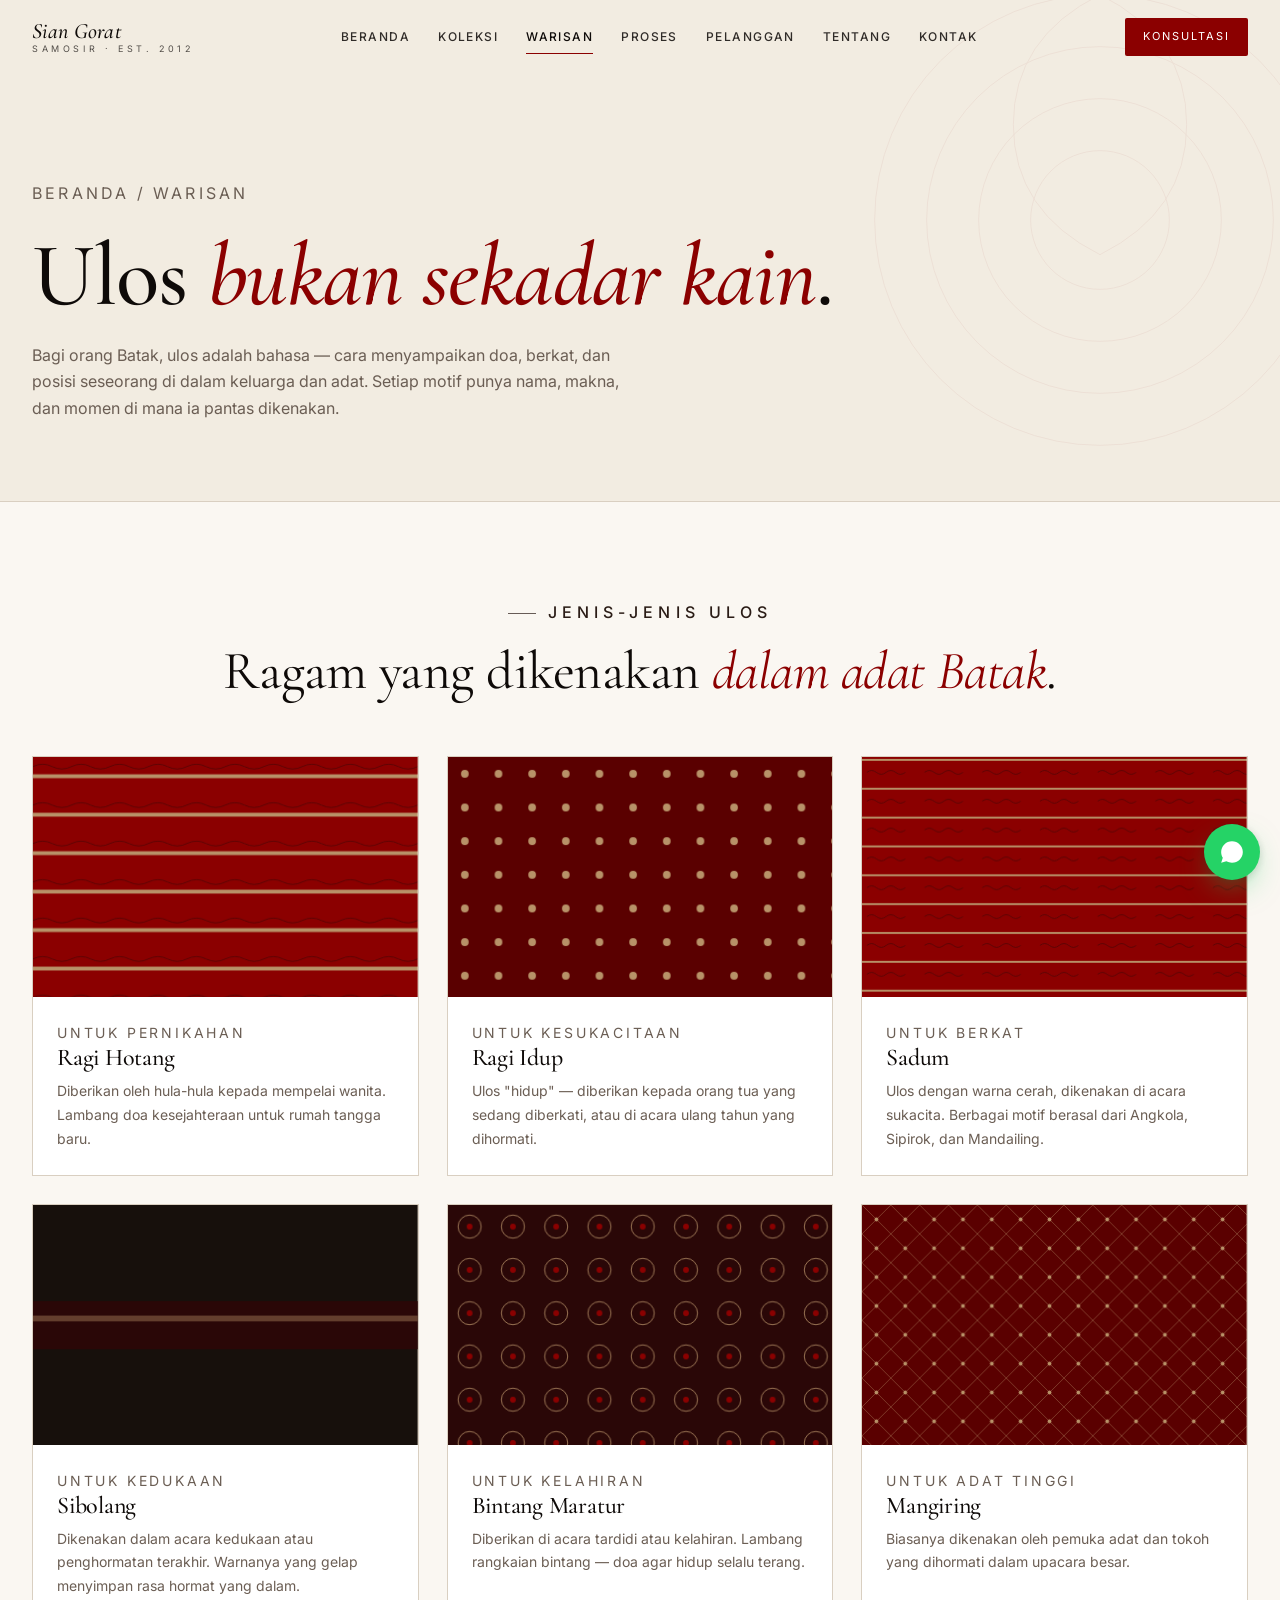
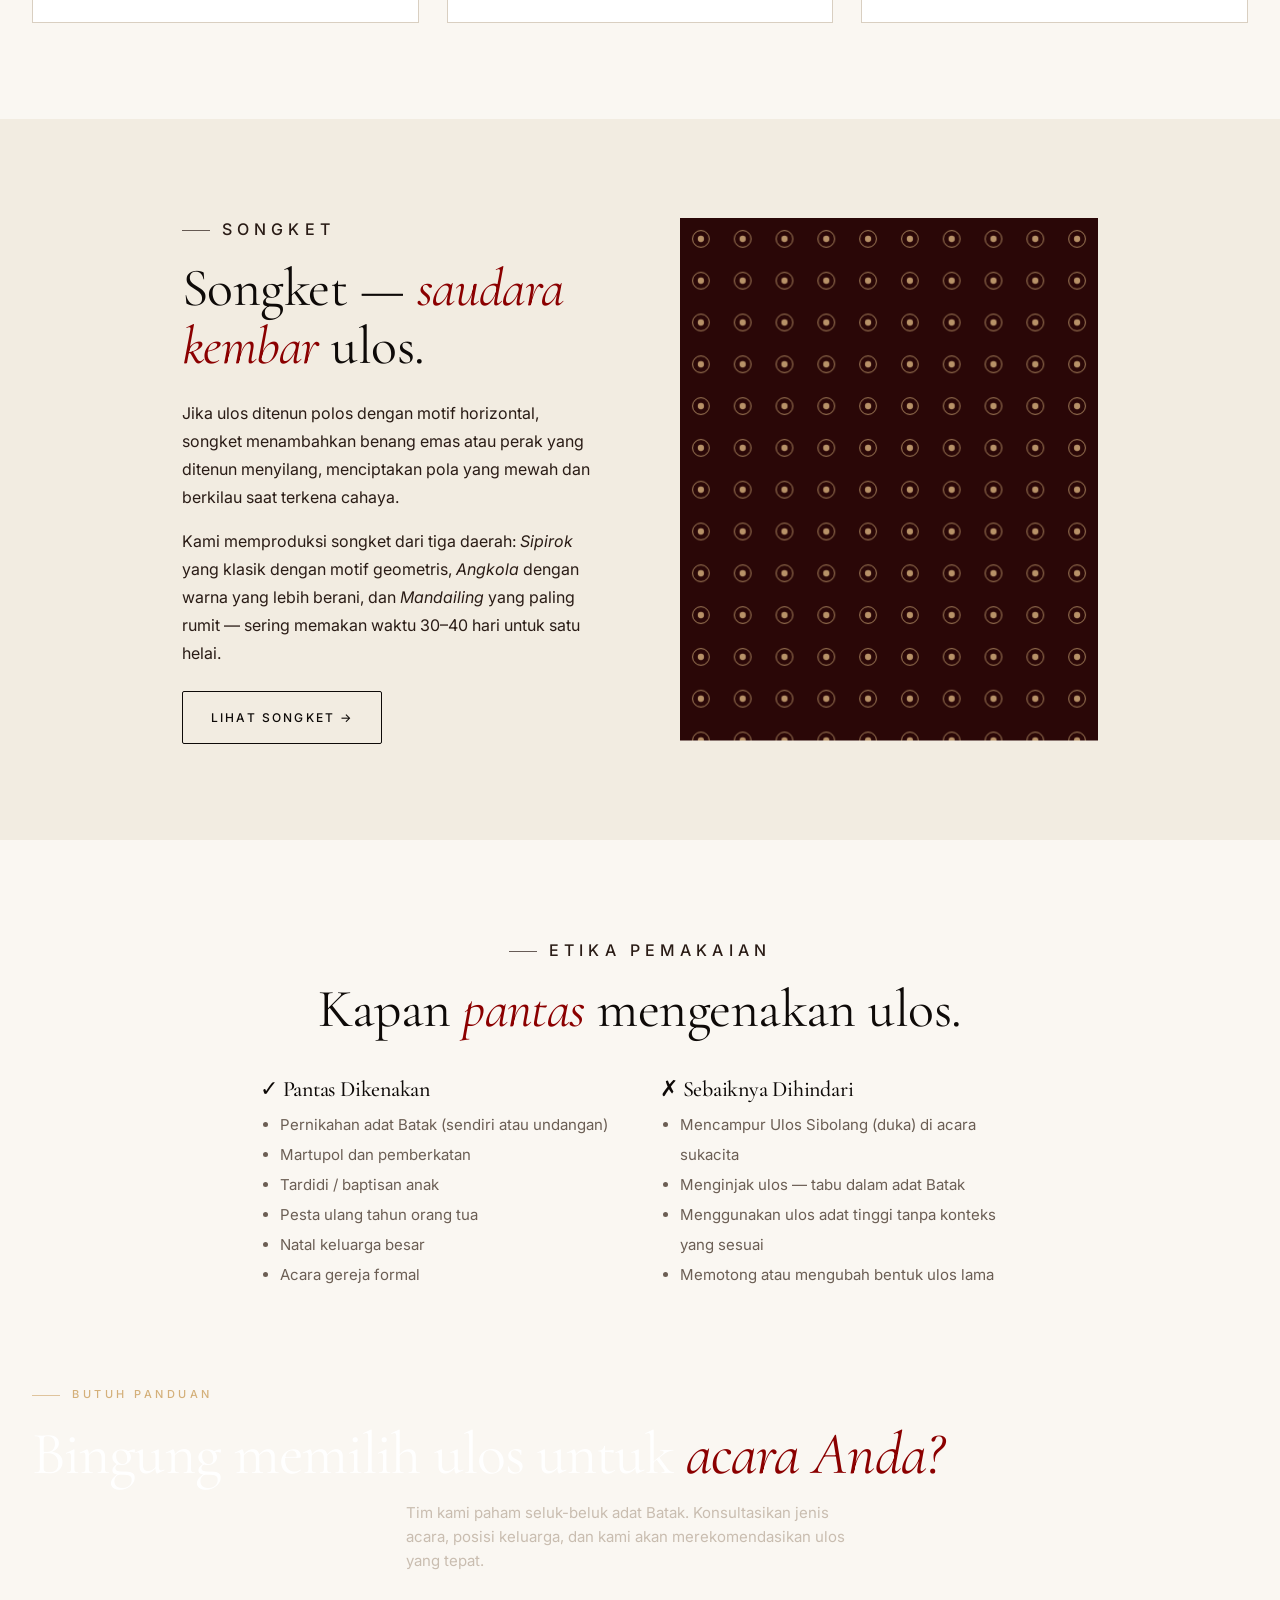
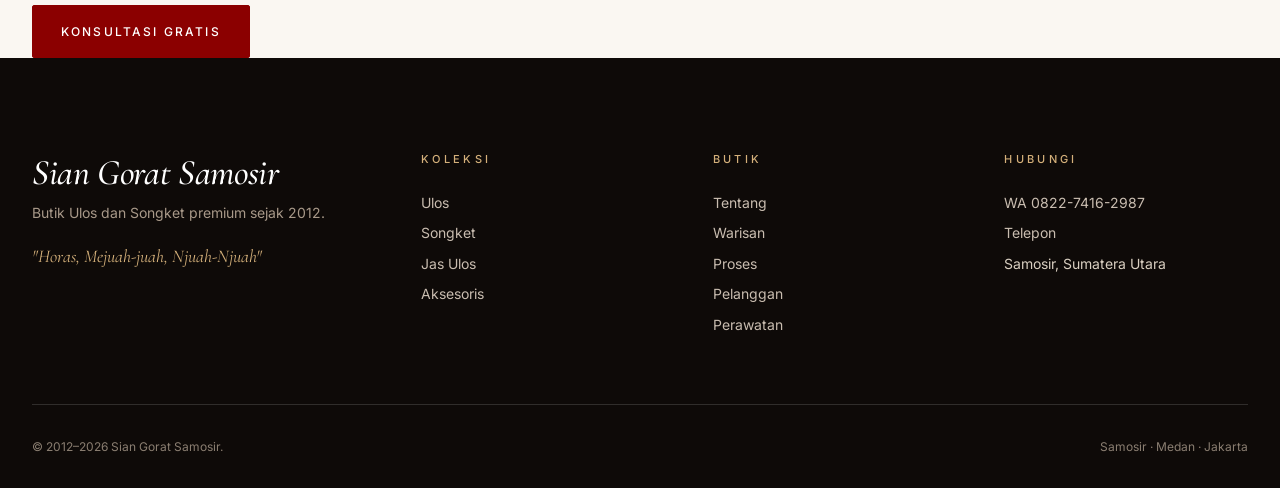
<file: heritage.html>
<!DOCTYPE html><html lang="id"><head><meta charset="UTF-8"/><meta name="viewport" content="width=device-width, initial-scale=1.0, viewport-fit=cover"/><title>Warisan Ulos — Sian Gorat Samosir</title><meta name="description" content="Panduan jenis-jenis Ulos Batak, maknanya, dan kapan digunakan."/><link rel="preconnect" href="https://fonts.googleapis.com"/><link rel="preconnect" href="https://fonts.gstatic.com" crossorigin/><link href="https://fonts.googleapis.com/css2?family=Cormorant+Garamond:ital,wght@0,300;0,400;0,500;1,400&family=Inter:wght@300;400;500;600&family=Playfair+Display:ital,wght@0,400;1,400&family=Manrope:wght@300;400;500&family=Italiana&family=Lato:wght@300;400&display=swap" rel="stylesheet"/><link rel="stylesheet" href="asset/css/style.css"/><link rel="stylesheet" href="asset/css/pages.css"/></head><body>

<header class="nav" id="nav"><div class="container nav__inner"><a href="index.html" class="nav__brand"><span class="nav__brand-mark">Sian Gorat</span><span class="nav__brand-sub">SAMOSIR · EST. 2012</span></a><nav class="nav__links"><a href="index.html" class="nav__link">Beranda</a><a href="products.html" class="nav__link">Koleksi</a><a href="heritage.html" class="nav__link is-active">Warisan</a><a href="process.html" class="nav__link">Proses</a><a href="customers.html" class="nav__link">Pelanggan</a><a href="about.html" class="nav__link">Tentang</a><a href="contact.html" class="nav__link">Kontak</a></nav><a href="https://wa.me/6282274162987" class="nav__cta">Konsultasi</a><button class="nav__burger" data-menu-open><span></span></button></div></header>

<aside class="mobile-menu"><div class="mobile-menu__head"><a href="index.html" class="nav__brand"><span class="nav__brand-mark" style="color:#fff">Sian Gorat</span><span class="nav__brand-sub" style="color:var(--c-gold-2)">SAMOSIR · EST. 2012</span></a><button class="mobile-menu__close" data-menu-close>×</button></div><nav class="mobile-menu__links"><a href="index.html" class="mobile-menu__link">Beranda <em>01</em></a><a href="products.html" class="mobile-menu__link">Koleksi <em>02</em></a><a href="heritage.html" class="mobile-menu__link">Warisan <em>03</em></a><a href="process.html" class="mobile-menu__link">Proses <em>04</em></a><a href="customers.html" class="mobile-menu__link">Pelanggan <em>05</em></a><a href="about.html" class="mobile-menu__link">Tentang <em>06</em></a><a href="how-to-care.html" class="mobile-menu__link">Perawatan <em>07</em></a><a href="contact.html" class="mobile-menu__link">Kontak <em>08</em></a></nav><div class="mobile-menu__foot"><a href="https://wa.me/6282274162987" class="btn btn--primary" style="width:100%">Konsultasi via WhatsApp</a></div></aside>

<section class="page-head"><svg class="page-head__ornament" viewBox="0 0 600 600"><g stroke="currentColor" stroke-width="1" fill="none" style="color:var(--c-brand)"><circle cx="300" cy="300" r="260"/><circle cx="300" cy="300" r="200"/><circle cx="300" cy="300" r="140"/><circle cx="300" cy="300" r="80"/><path d="M300 40 q-100 50 -100 150 t 100 150 q 100 -50 100 -150 t -100 -150"/></g></svg><div class="container page-head__inner"><p class="page-head__crumbs"><a href="index.html">Beranda</a> / Warisan</p><h1>Ulos <em>bukan sekadar kain</em>.</h1><p>Bagi orang Batak, ulos adalah bahasa — cara menyampaikan doa, berkat, dan posisi seseorang di dalam keluarga dan adat. Setiap motif punya nama, makna, dan momen di mana ia pantas dikenakan.</p></div></section>

<section class="content-section"><div class="container"><p class="eyebrow" style="display:block;text-align:center;margin-bottom:16px">JENIS-JENIS ULOS</p><h2 class="h-section" style="text-align:center;margin-bottom:56px">Ragam yang dikenakan <em>dalam adat Batak</em>.</h2><div class="ulos-cards"><article class="ulos-card"><div class="ulos-card__media"><svg viewBox="0 0 400 250"><defs><pattern id="u1" width="40" height="40" patternUnits="userSpaceOnUse"><rect width="40" height="40" fill="#8B0000"/><rect y="18" width="40" height="4" fill="#b89268"/><path d="M0 10 q10 -5 20 0 t 20 0" stroke="#2a0707" stroke-width="0.5" fill="none"/></pattern></defs><rect width="400" height="250" fill="url(#u1)"/></svg></div><div class="ulos-card__body"><p class="ulos-card__meta">UNTUK PERNIKAHAN</p><h3>Ragi Hotang</h3><p>Diberikan oleh hula-hula kepada mempelai wanita. Lambang doa kesejahteraan untuk rumah tangga baru.</p></div></article><article class="ulos-card"><div class="ulos-card__media"><svg viewBox="0 0 400 250"><defs><pattern id="u2" width="35" height="35" patternUnits="userSpaceOnUse"><rect width="35" height="35" fill="#5a0000"/><circle cx="17.5" cy="17.5" r="4" fill="#b89268"/></pattern></defs><rect width="400" height="250" fill="url(#u2)"/></svg></div><div class="ulos-card__body"><p class="ulos-card__meta">UNTUK KESUKACITAAN</p><h3>Ragi Idup</h3><p>Ulos "hidup" — diberikan kepada orang tua yang sedang diberkati, atau di acara ulang tahun yang dihormati.</p></div></article><article class="ulos-card"><div class="ulos-card__media"><svg viewBox="0 0 400 250"><defs><pattern id="u3" width="60" height="30" patternUnits="userSpaceOnUse"><rect width="60" height="30" fill="#8B0000"/><rect y="2" width="60" height="2" fill="#b89268"/><path d="M5 16 q5 -4 10 0 t 10 0 t 10 0 t 10 0" stroke="#2a0707" stroke-width="0.5" fill="none"/></pattern></defs><rect width="400" height="250" fill="url(#u3)"/></svg></div><div class="ulos-card__body"><p class="ulos-card__meta">UNTUK BERKAT</p><h3>Sadum</h3><p>Ulos dengan warna cerah, dikenakan di acara sukacita. Berbagai motif berasal dari Angkola, Sipirok, dan Mandailing.</p></div></article><article class="ulos-card"><div class="ulos-card__media"><svg viewBox="0 0 400 250"><rect width="400" height="250" fill="#17100c"/><rect x="0" y="100" width="400" height="50" fill="#2a0707"/><rect x="0" y="115" width="400" height="6" fill="#b89268" opacity="0.4"/></svg></div><div class="ulos-card__body"><p class="ulos-card__meta">UNTUK KEDUKAAN</p><h3>Sibolang</h3><p>Dikenakan dalam acara kedukaan atau penghormatan terakhir. Warnanya yang gelap menyimpan rasa hormat yang dalam.</p></div></article><article class="ulos-card"><div class="ulos-card__media"><svg viewBox="0 0 400 250"><defs><pattern id="u5" width="45" height="45" patternUnits="userSpaceOnUse"><rect width="45" height="45" fill="#2a0707"/><circle cx="22.5" cy="22.5" r="12" fill="none" stroke="#b89268" stroke-width="0.8"/><circle cx="22.5" cy="22.5" r="3" fill="#8B0000"/></pattern></defs><rect width="400" height="250" fill="url(#u5)"/></svg></div><div class="ulos-card__body"><p class="ulos-card__meta">UNTUK KELAHIRAN</p><h3>Bintang Maratur</h3><p>Diberikan di acara tardidi atau kelahiran. Lambang rangkaian bintang — doa agar hidup selalu terang.</p></div></article><article class="ulos-card"><div class="ulos-card__media"><svg viewBox="0 0 400 250"><defs><pattern id="u6" width="30" height="30" patternUnits="userSpaceOnUse"><rect width="30" height="30" fill="#5a0000"/><path d="M0 0 L30 30 M30 0 L0 30" stroke="#b89268" stroke-width="0.4"/><circle cx="15" cy="15" r="2" fill="#b89268"/></pattern></defs><rect width="400" height="250" fill="url(#u6)"/></svg></div><div class="ulos-card__body"><p class="ulos-card__meta">UNTUK ADAT TINGGI</p><h3>Mangiring</h3><p>Biasanya dikenakan oleh pemuka adat dan tokoh yang dihormati dalam upacara besar.</p></div></article></div></div></section>

<section class="content-section content-section--alt"><div class="container--narrow"><div class="two-col"><div><p class="eyebrow">SONGKET</p><h2 class="h-section" style="margin-top:16px;margin-bottom:24px">Songket — <em>saudara kembar</em> ulos.</h2><p>Jika ulos ditenun polos dengan motif horizontal, songket menambahkan benang emas atau perak yang ditenun menyilang, menciptakan pola yang mewah dan berkilau saat terkena cahaya.</p><p>Kami memproduksi songket dari tiga daerah: <em>Sipirok</em> yang klasik dengan motif geometris, <em>Angkola</em> dengan warna yang lebih berani, dan <em>Mandailing</em> yang paling rumit — sering memakan waktu 30–40 hari untuk satu helai.</p><a href="products.html?cat=songket" class="btn btn--ghost" style="margin-top:8px">Lihat Songket →</a></div><div class="content-image"><svg viewBox="0 0 400 500" preserveAspectRatio="xMidYMid slice"><defs><pattern id="uHS" width="40" height="40" patternUnits="userSpaceOnUse"><rect width="40" height="40" fill="#2a0707"/><circle cx="20" cy="20" r="8" fill="none" stroke="#b89268" stroke-width="0.8"/><circle cx="20" cy="20" r="3" fill="#b89268"/></pattern></defs><rect width="400" height="500" fill="url(#uHS)"/></svg></div></div></div></section>

<section class="content-section"><div class="container--narrow" style="text-align:center"><p class="eyebrow" style="display:block;margin-bottom:16px">ETIKA PEMAKAIAN</p><h2 class="h-section" style="margin-bottom:40px">Kapan <em>pantas</em> mengenakan ulos.</h2><div style="display:grid;grid-template-columns:repeat(2,1fr);gap:40px;text-align:left;max-width:760px;margin:0 auto"><div><h3 style="font-family:var(--ff-serif);font-size:22px;margin-bottom:8px">✓ Pantas Dikenakan</h3><ul style="color:var(--c-muted);font-size:15px;line-height:2;list-style:disc;padding-left:20px"><li>Pernikahan adat Batak (sendiri atau undangan)</li><li>Martupol dan pemberkatan</li><li>Tardidi / baptisan anak</li><li>Pesta ulang tahun orang tua</li><li>Natal keluarga besar</li><li>Acara gereja formal</li></ul></div><div><h3 style="font-family:var(--ff-serif);font-size:22px;margin-bottom:8px">✗ Sebaiknya Dihindari</h3><ul style="color:var(--c-muted);font-size:15px;line-height:2;list-style:disc;padding-left:20px"><li>Mencampur Ulos Sibolang (duka) di acara sukacita</li><li>Menginjak ulos — tabu dalam adat Batak</li><li>Menggunakan ulos adat tinggi tanpa konteks yang sesuai</li><li>Memotong atau mengubah bentuk ulos lama</li></ul></div></div></div></section>

<section class="cta-banner noise"><div class="container"><p class="eyebrow eyebrow--light">BUTUH PANDUAN</p><h2 class="display" style="color:#fff;font-size:clamp(36px,5vw,60px);margin:20px 0 16px">Bingung memilih ulos untuk <em>acara Anda?</em></h2><p style="color:#c9bdb0;max-width:52ch;margin:0 auto 32px">Tim kami paham seluk-beluk adat Batak. Konsultasikan jenis acara, posisi keluarga, dan kami akan merekomendasikan ulos yang tepat.</p><a href="https://wa.me/6282274162987" class="btn btn--primary">Konsultasi Gratis</a></div></section>

<footer class="footer"><div class="container"><div class="footer__grid"><div class="footer__brand"><h3><em>Sian Gorat Samosir</em></h3><p>Butik Ulos dan Songket premium sejak 2012.</p><p style="margin-top:16px;color:var(--c-gold-2);font-family:var(--ff-serif);font-style:italic;font-size:18px">"Horas, Mejuah-juah, Njuah-Njuah"</p></div><div class="footer__col"><h5>Koleksi</h5><ul><li><a href="products.html?cat=ulos">Ulos</a></li><li><a href="products.html?cat=songket">Songket</a></li><li><a href="products.html?cat=jas">Jas Ulos</a></li><li><a href="products.html?cat=dasi">Aksesoris</a></li></ul></div><div class="footer__col"><h5>Butik</h5><ul><li><a href="about.html">Tentang</a></li><li><a href="heritage.html">Warisan</a></li><li><a href="process.html">Proses</a></li><li><a href="customers.html">Pelanggan</a></li><li><a href="how-to-care.html">Perawatan</a></li></ul></div><div class="footer__col"><h5>Hubungi</h5><ul><li><a href="https://wa.me/6282274162987">WA 0822-7416-2987</a></li><li><a href="tel:+6282274162987">Telepon</a></li><li>Samosir, Sumatera Utara</li></ul></div></div><div class="footer__bottom"><div>© 2012–2026 Sian Gorat Samosir.</div><div>Samosir · Medan · Jakarta</div></div></div></footer>

<a href="https://wa.me/6282274162987" class="wa-float"><svg viewBox="0 0 24 24"><path d="M17.5 14.4c-.3-.2-1.7-.9-2-1-.3-.1-.5-.2-.7.1s-.8 1-1 1.2c-.2.2-.4.2-.7.1-.3-.2-1.3-.5-2.4-1.5-.9-.8-1.5-1.8-1.7-2.1-.2-.3 0-.5.1-.6.1-.1.3-.4.4-.5.1-.2.2-.3.3-.5.1-.2 0-.4 0-.5 0-.1-.7-1.7-1-2.3-.2-.6-.5-.5-.7-.5h-.6c-.2 0-.5.1-.8.4-.3.3-1 1-1 2.4 0 1.4 1 2.8 1.2 3 .2.2 2.1 3.2 5 4.4.7.3 1.3.5 1.7.6.7.2 1.3.2 1.8.1.6-.1 1.7-.7 2-1.4.2-.7.2-1.2.2-1.4-.2-.2-.4-.3-.7-.4zM12 2C6.5 2 2 6.5 2 12c0 1.9.5 3.7 1.5 5.3L2 22l4.8-1.4c1.5.8 3.3 1.3 5.2 1.3 5.5 0 10-4.5 10-10S17.5 2 12 2z"/></svg></a>
<div class="sticky-cta"><a href="tel:+6282274162987" class="btn btn--ghost" style="border-color:var(--c-ink)">Telepon</a><a href="https://wa.me/6282274162987" class="btn btn--primary">WhatsApp</a></div>
<script src="asset/js/script.js"></script></body></html>
</file>
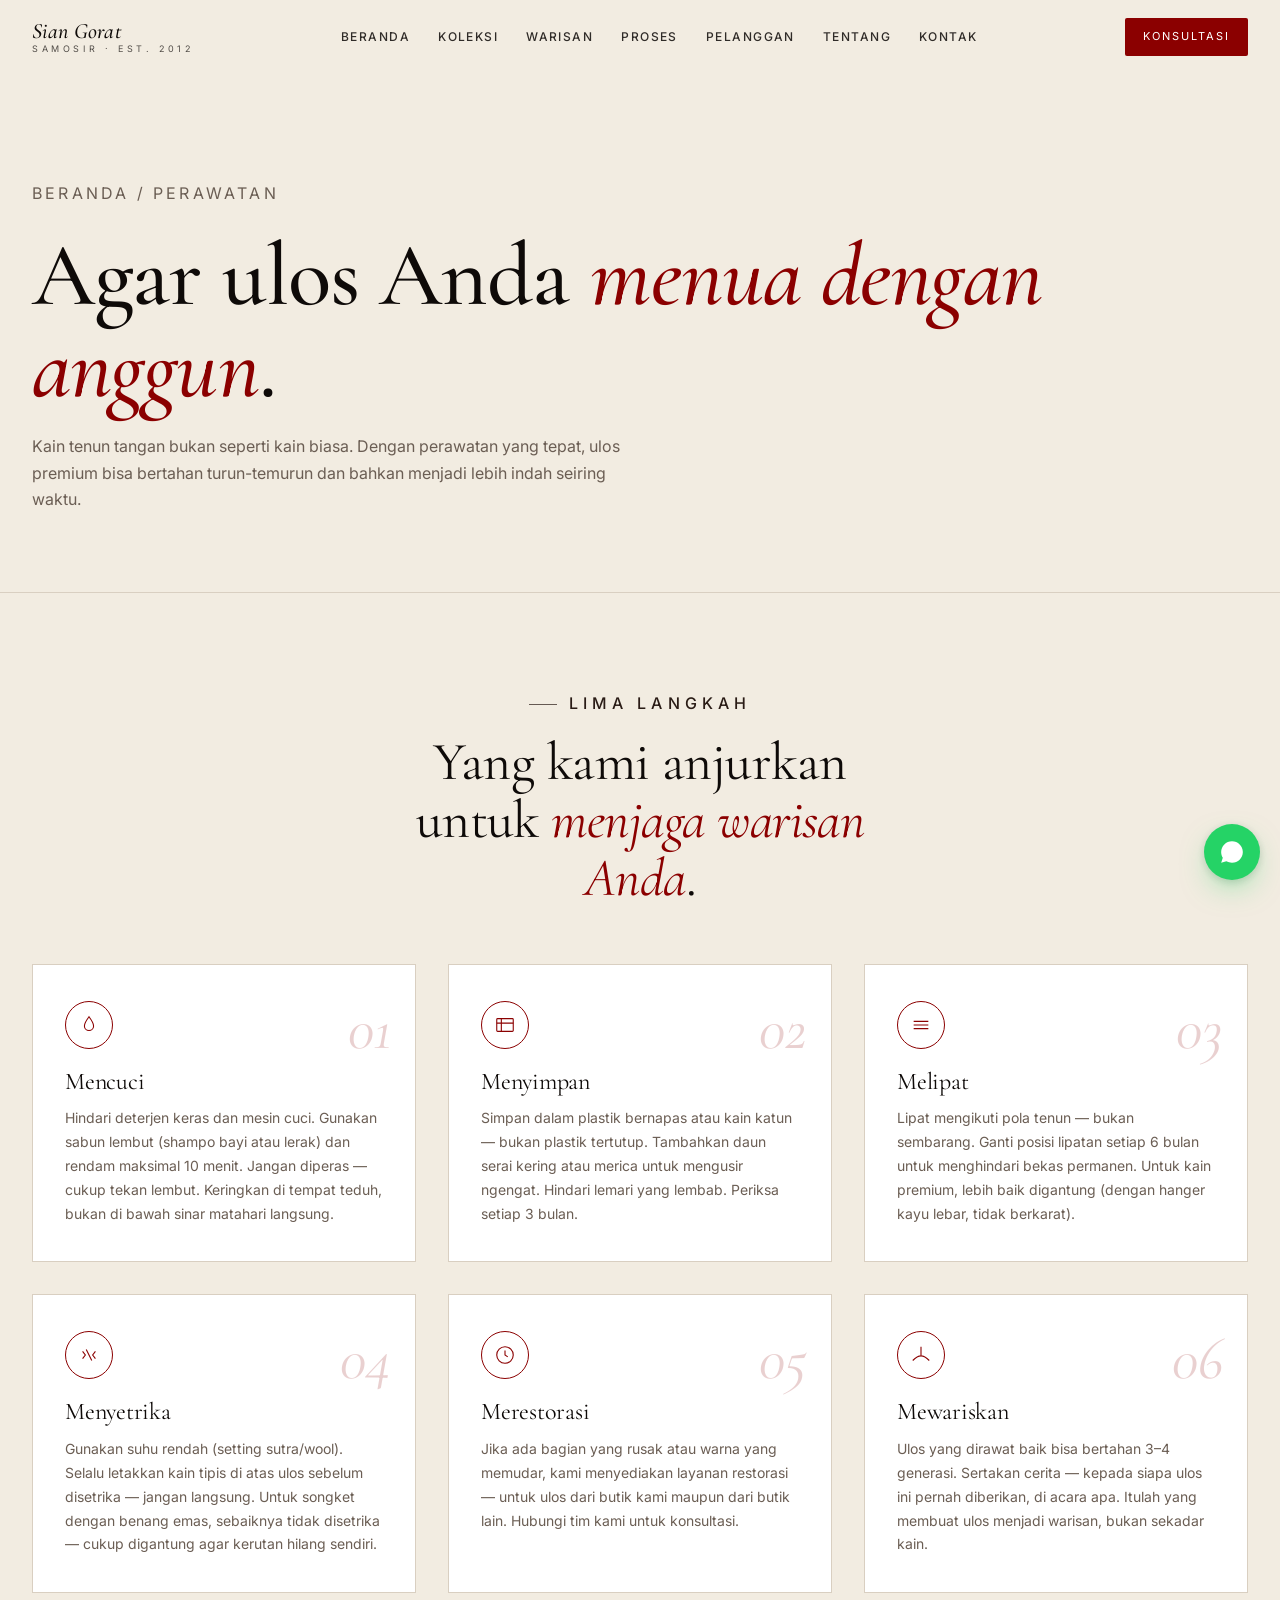
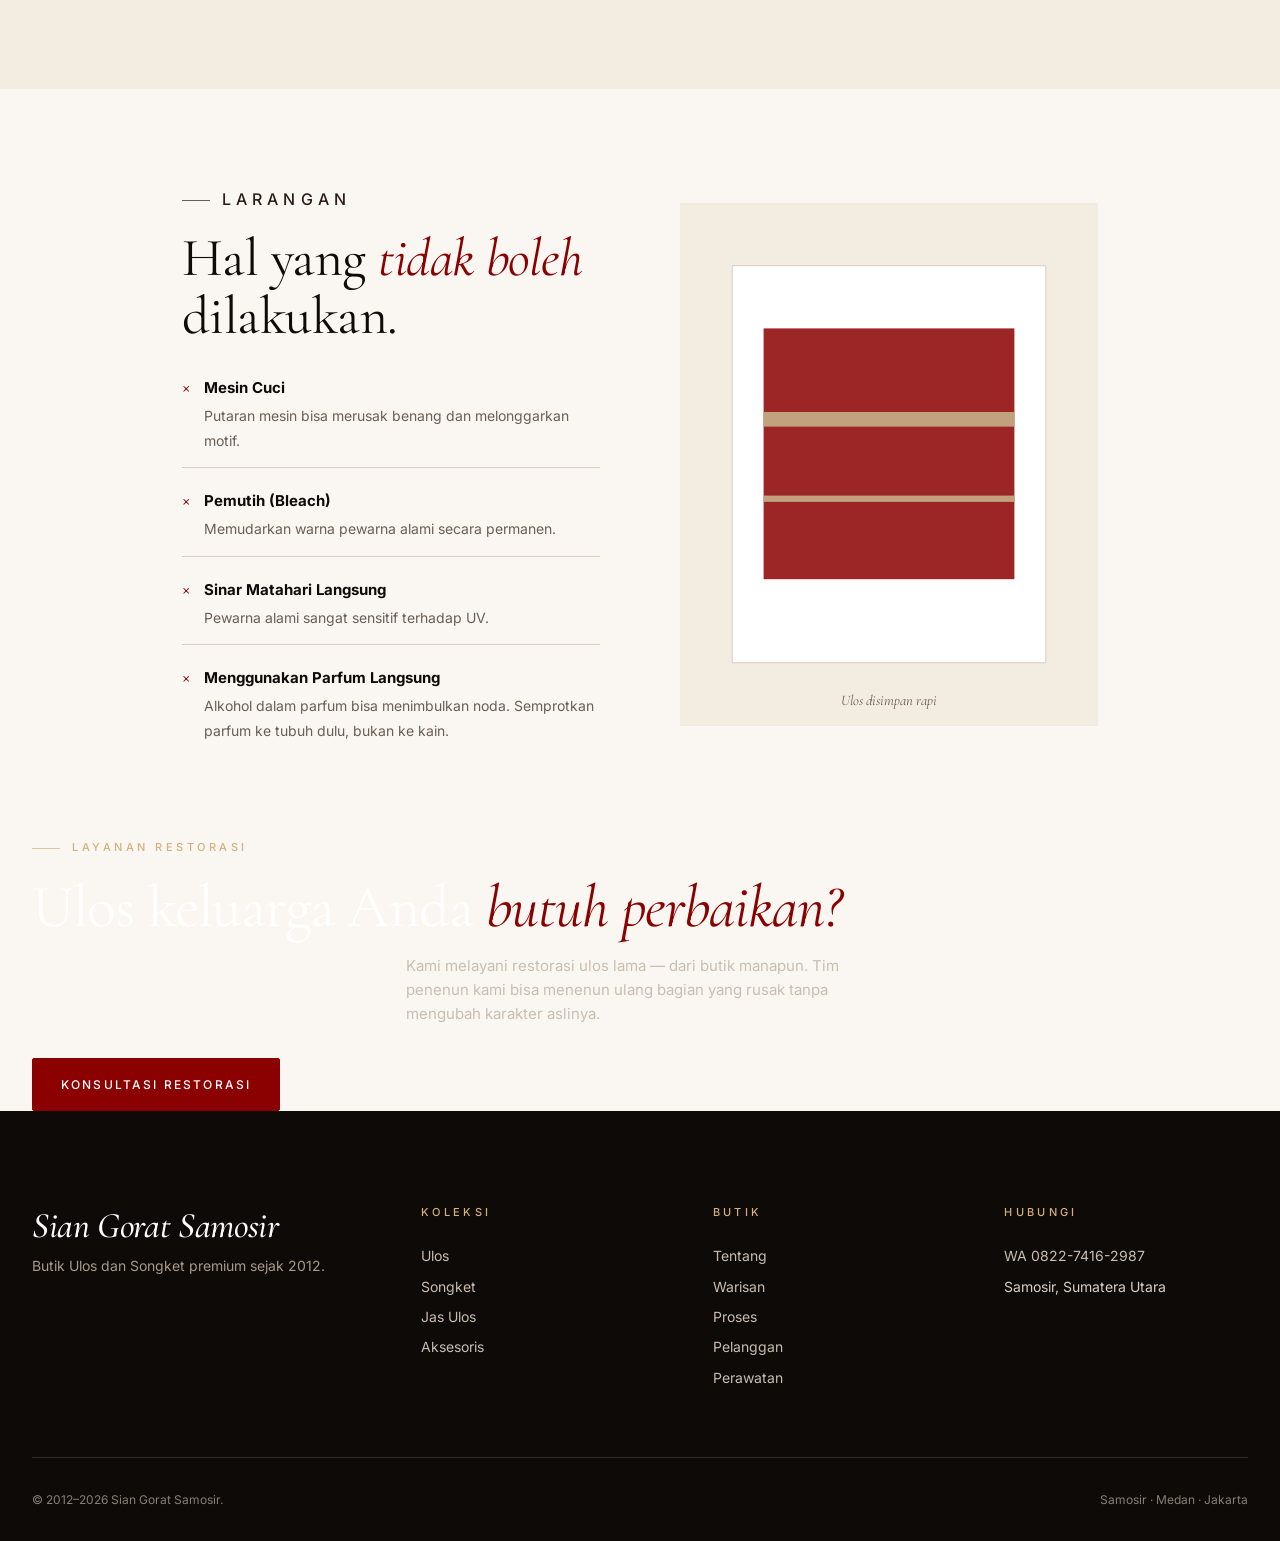
<file: how-to-care.html>
<!DOCTYPE html><html lang="id"><head><meta charset="UTF-8"/><meta name="viewport" content="width=device-width, initial-scale=1.0, viewport-fit=cover"/><title>Perawatan Ulos — Sian Gorat Samosir</title><meta name="description" content="Panduan merawat ulos dan songket agar tetap awet sebagai warisan."/><link rel="preconnect" href="https://fonts.googleapis.com"/><link rel="preconnect" href="https://fonts.gstatic.com" crossorigin/><link href="https://fonts.googleapis.com/css2?family=Cormorant+Garamond:ital,wght@0,300;0,400;0,500;1,400&family=Inter:wght@300;400;500;600&family=Playfair+Display:ital,wght@0,400;1,400&family=Manrope:wght@300;400;500&family=Italiana&family=Lato:wght@300;400&display=swap" rel="stylesheet"/><link rel="stylesheet" href="asset/css/style.css"/><link rel="stylesheet" href="asset/css/pages.css"/></head><body>

<header class="nav" id="nav"><div class="container nav__inner"><a href="index.html" class="nav__brand"><span class="nav__brand-mark">Sian Gorat</span><span class="nav__brand-sub">SAMOSIR · EST. 2012</span></a><nav class="nav__links"><a href="index.html" class="nav__link">Beranda</a><a href="products.html" class="nav__link">Koleksi</a><a href="heritage.html" class="nav__link">Warisan</a><a href="process.html" class="nav__link">Proses</a><a href="customers.html" class="nav__link">Pelanggan</a><a href="about.html" class="nav__link">Tentang</a><a href="contact.html" class="nav__link">Kontak</a></nav><a href="https://wa.me/6282274162987" class="nav__cta">Konsultasi</a><button class="nav__burger" data-menu-open><span></span></button></div></header>

<aside class="mobile-menu"><div class="mobile-menu__head"><a href="index.html" class="nav__brand"><span class="nav__brand-mark" style="color:#fff">Sian Gorat</span><span class="nav__brand-sub" style="color:var(--c-gold-2)">SAMOSIR · EST. 2012</span></a><button class="mobile-menu__close" data-menu-close>×</button></div><nav class="mobile-menu__links"><a href="index.html" class="mobile-menu__link">Beranda <em>01</em></a><a href="products.html" class="mobile-menu__link">Koleksi <em>02</em></a><a href="heritage.html" class="mobile-menu__link">Warisan <em>03</em></a><a href="process.html" class="mobile-menu__link">Proses <em>04</em></a><a href="customers.html" class="mobile-menu__link">Pelanggan <em>05</em></a><a href="about.html" class="mobile-menu__link">Tentang <em>06</em></a><a href="how-to-care.html" class="mobile-menu__link">Perawatan <em>07</em></a><a href="contact.html" class="mobile-menu__link">Kontak <em>08</em></a></nav><div class="mobile-menu__foot"><a href="https://wa.me/6282274162987" class="btn btn--primary" style="width:100%">Konsultasi via WhatsApp</a></div></aside>

<section class="page-head"><div class="container page-head__inner"><p class="page-head__crumbs"><a href="index.html">Beranda</a> / Perawatan</p><h1>Agar ulos Anda <em>menua dengan anggun</em>.</h1><p>Kain tenun tangan bukan seperti kain biasa. Dengan perawatan yang tepat, ulos premium bisa bertahan turun-temurun dan bahkan menjadi lebih indah seiring waktu.</p></div></section>

<section class="content-section content-section--alt"><div class="container"><p class="eyebrow" style="display:block;text-align:center;margin-bottom:16px">LIMA LANGKAH</p><h2 class="h-section" style="text-align:center;margin-bottom:56px;max-width:20ch;margin-left:auto;margin-right:auto">Yang kami anjurkan untuk <em>menjaga warisan Anda</em>.</h2><div class="steps-grid"><div class="step-card"><span class="step-card__num">01</span><div class="step-card__icon"><svg viewBox="0 0 24 24" fill="none" stroke="currentColor" stroke-width="1.2"><path d="M12 3c-3 4-5 7-5 10a5 5 0 0 0 10 0c0-3-2-6-5-10z"/></svg></div><h3>Mencuci</h3><p>Hindari deterjen keras dan mesin cuci. Gunakan sabun lembut (shampo bayi atau lerak) dan rendam maksimal 10 menit. Jangan diperas — cukup tekan lembut. Keringkan di tempat teduh, bukan di bawah sinar matahari langsung.</p></div><div class="step-card"><span class="step-card__num">02</span><div class="step-card__icon"><svg viewBox="0 0 24 24" fill="none" stroke="currentColor" stroke-width="1.2"><rect x="3" y="5" width="18" height="14" rx="1"/><path d="M3 10h18M8 5v14"/></svg></div><h3>Menyimpan</h3><p>Simpan dalam plastik bernapas atau kain katun — bukan plastik tertutup. Tambahkan daun serai kering atau merica untuk mengusir ngengat. Hindari lemari yang lembab. Periksa setiap 3 bulan.</p></div><div class="step-card"><span class="step-card__num">03</span><div class="step-card__icon"><svg viewBox="0 0 24 24" fill="none" stroke="currentColor" stroke-width="1.2"><path d="M4 8h16M4 12h16M4 16h16"/></svg></div><h3>Melipat</h3><p>Lipat mengikuti pola tenun — bukan sembarang. Ganti posisi lipatan setiap 6 bulan untuk menghindari bekas permanen. Untuk kain premium, lebih baik digantung (dengan hanger kayu lebar, tidak berkarat).</p></div><div class="step-card"><span class="step-card__num">04</span><div class="step-card__icon"><svg viewBox="0 0 24 24" fill="none" stroke="currentColor" stroke-width="1.2"><path d="M5 8l3 4-3 4M19 8l-3 4 3 4M9 6l6 12"/></svg></div><h3>Menyetrika</h3><p>Gunakan suhu rendah (setting sutra/wool). Selalu letakkan kain tipis di atas ulos sebelum disetrika — jangan langsung. Untuk songket dengan benang emas, sebaiknya tidak disetrika — cukup digantung agar kerutan hilang sendiri.</p></div><div class="step-card"><span class="step-card__num">05</span><div class="step-card__icon"><svg viewBox="0 0 24 24" fill="none" stroke="currentColor" stroke-width="1.2"><circle cx="12" cy="12" r="9"/><path d="M12 7v5l3 2"/></svg></div><h3>Merestorasi</h3><p>Jika ada bagian yang rusak atau warna yang memudar, kami menyediakan layanan restorasi — untuk ulos dari butik kami maupun dari butik lain. Hubungi tim kami untuk konsultasi.</p></div><div class="step-card"><span class="step-card__num">06</span><div class="step-card__icon"><svg viewBox="0 0 24 24" fill="none" stroke="currentColor" stroke-width="1.2"><path d="M3 18c3-3 5-5 9-5s6 2 9 5M12 13V3"/></svg></div><h3>Mewariskan</h3><p>Ulos yang dirawat baik bisa bertahan 3–4 generasi. Sertakan cerita — kepada siapa ulos ini pernah diberikan, di acara apa. Itulah yang membuat ulos menjadi warisan, bukan sekadar kain.</p></div></div></div></section>

<section class="content-section"><div class="container--narrow"><div class="two-col"><div><p class="eyebrow">LARANGAN</p><h2 class="h-section" style="margin-top:16px;margin-bottom:24px">Hal yang <em>tidak boleh</em> dilakukan.</h2><ul style="list-style:none;padding:0;display:flex;flex-direction:column;gap:14px"><li style="display:flex;gap:14px;align-items:baseline;padding-bottom:14px;border-bottom:1px solid var(--c-line)"><span style="color:var(--c-brand);font-family:var(--ff-serif);font-size:22px">×</span><div><strong>Mesin Cuci</strong><p style="font-size:14px;color:var(--c-muted);margin-top:4px">Putaran mesin bisa merusak benang dan melonggarkan motif.</p></div></li><li style="display:flex;gap:14px;align-items:baseline;padding-bottom:14px;border-bottom:1px solid var(--c-line)"><span style="color:var(--c-brand);font-family:var(--ff-serif);font-size:22px">×</span><div><strong>Pemutih (Bleach)</strong><p style="font-size:14px;color:var(--c-muted);margin-top:4px">Memudarkan warna pewarna alami secara permanen.</p></div></li><li style="display:flex;gap:14px;align-items:baseline;padding-bottom:14px;border-bottom:1px solid var(--c-line)"><span style="color:var(--c-brand);font-family:var(--ff-serif);font-size:22px">×</span><div><strong>Sinar Matahari Langsung</strong><p style="font-size:14px;color:var(--c-muted);margin-top:4px">Pewarna alami sangat sensitif terhadap UV.</p></div></li><li style="display:flex;gap:14px;align-items:baseline"><span style="color:var(--c-brand);font-family:var(--ff-serif);font-size:22px">×</span><div><strong>Menggunakan Parfum Langsung</strong><p style="font-size:14px;color:var(--c-muted);margin-top:4px">Alkohol dalam parfum bisa menimbulkan noda. Semprotkan parfum ke tubuh dulu, bukan ke kain.</p></div></li></ul></div><div class="content-image"><svg viewBox="0 0 400 500" preserveAspectRatio="xMidYMid slice"><rect width="400" height="500" fill="#f2ece1"/><rect x="50" y="60" width="300" height="380" fill="#fff" stroke="#d9cfc1"/><g opacity="0.85"><rect x="80" y="120" width="240" height="240" fill="#8B0000"/><rect x="80" y="200" width="240" height="14" fill="#b89268"/><rect x="80" y="280" width="240" height="6" fill="#b89268"/></g><text x="200" y="480" text-anchor="middle" fill="#6b5e54" font-family="Cormorant Garamond" font-style="italic" font-size="14">Ulos disimpan rapi</text></svg></div></div></div></section>

<section class="cta-banner noise"><div class="container"><p class="eyebrow eyebrow--light">LAYANAN RESTORASI</p><h2 class="display" style="color:#fff;font-size:clamp(36px,5vw,60px);margin:20px 0 16px">Ulos keluarga Anda <em>butuh perbaikan?</em></h2><p style="color:#c9bdb0;max-width:52ch;margin:0 auto 32px">Kami melayani restorasi ulos lama — dari butik manapun. Tim penenun kami bisa menenun ulang bagian yang rusak tanpa mengubah karakter aslinya.</p><a href="https://wa.me/6282274162987" class="btn btn--primary">Konsultasi Restorasi</a></div></section>

<footer class="footer"><div class="container"><div class="footer__grid"><div class="footer__brand"><h3><em>Sian Gorat Samosir</em></h3><p>Butik Ulos dan Songket premium sejak 2012.</p></div><div class="footer__col"><h5>Koleksi</h5><ul><li><a href="products.html?cat=ulos">Ulos</a></li><li><a href="products.html?cat=songket">Songket</a></li><li><a href="products.html?cat=jas">Jas Ulos</a></li><li><a href="products.html?cat=dasi">Aksesoris</a></li></ul></div><div class="footer__col"><h5>Butik</h5><ul><li><a href="about.html">Tentang</a></li><li><a href="heritage.html">Warisan</a></li><li><a href="process.html">Proses</a></li><li><a href="customers.html">Pelanggan</a></li><li><a href="how-to-care.html">Perawatan</a></li></ul></div><div class="footer__col"><h5>Hubungi</h5><ul><li><a href="https://wa.me/6282274162987">WA 0822-7416-2987</a></li><li>Samosir, Sumatera Utara</li></ul></div></div><div class="footer__bottom"><div>© 2012–2026 Sian Gorat Samosir.</div><div>Samosir · Medan · Jakarta</div></div></div></footer>

<a href="https://wa.me/6282274162987" class="wa-float"><svg viewBox="0 0 24 24"><path d="M17.5 14.4c-.3-.2-1.7-.9-2-1-.3-.1-.5-.2-.7.1s-.8 1-1 1.2c-.2.2-.4.2-.7.1-.3-.2-1.3-.5-2.4-1.5-.9-.8-1.5-1.8-1.7-2.1-.2-.3 0-.5.1-.6.1-.1.3-.4.4-.5.1-.2.2-.3.3-.5.1-.2 0-.4 0-.5 0-.1-.7-1.7-1-2.3-.2-.6-.5-.5-.7-.5h-.6c-.2 0-.5.1-.8.4-.3.3-1 1-1 2.4 0 1.4 1 2.8 1.2 3 .2.2 2.1 3.2 5 4.4.7.3 1.3.5 1.7.6.7.2 1.3.2 1.8.1.6-.1 1.7-.7 2-1.4.2-.7.2-1.2.2-1.4-.2-.2-.4-.3-.7-.4zM12 2C6.5 2 2 6.5 2 12c0 1.9.5 3.7 1.5 5.3L2 22l4.8-1.4c1.5.8 3.3 1.3 5.2 1.3 5.5 0 10-4.5 10-10S17.5 2 12 2z"/></svg></a>
<div class="sticky-cta"><a href="tel:+6282274162987" class="btn btn--ghost" style="border-color:var(--c-ink)">Telepon</a><a href="https://wa.me/6282274162987" class="btn btn--primary">WhatsApp</a></div>
<script src="asset/js/script.js"></script></body></html>
</file>
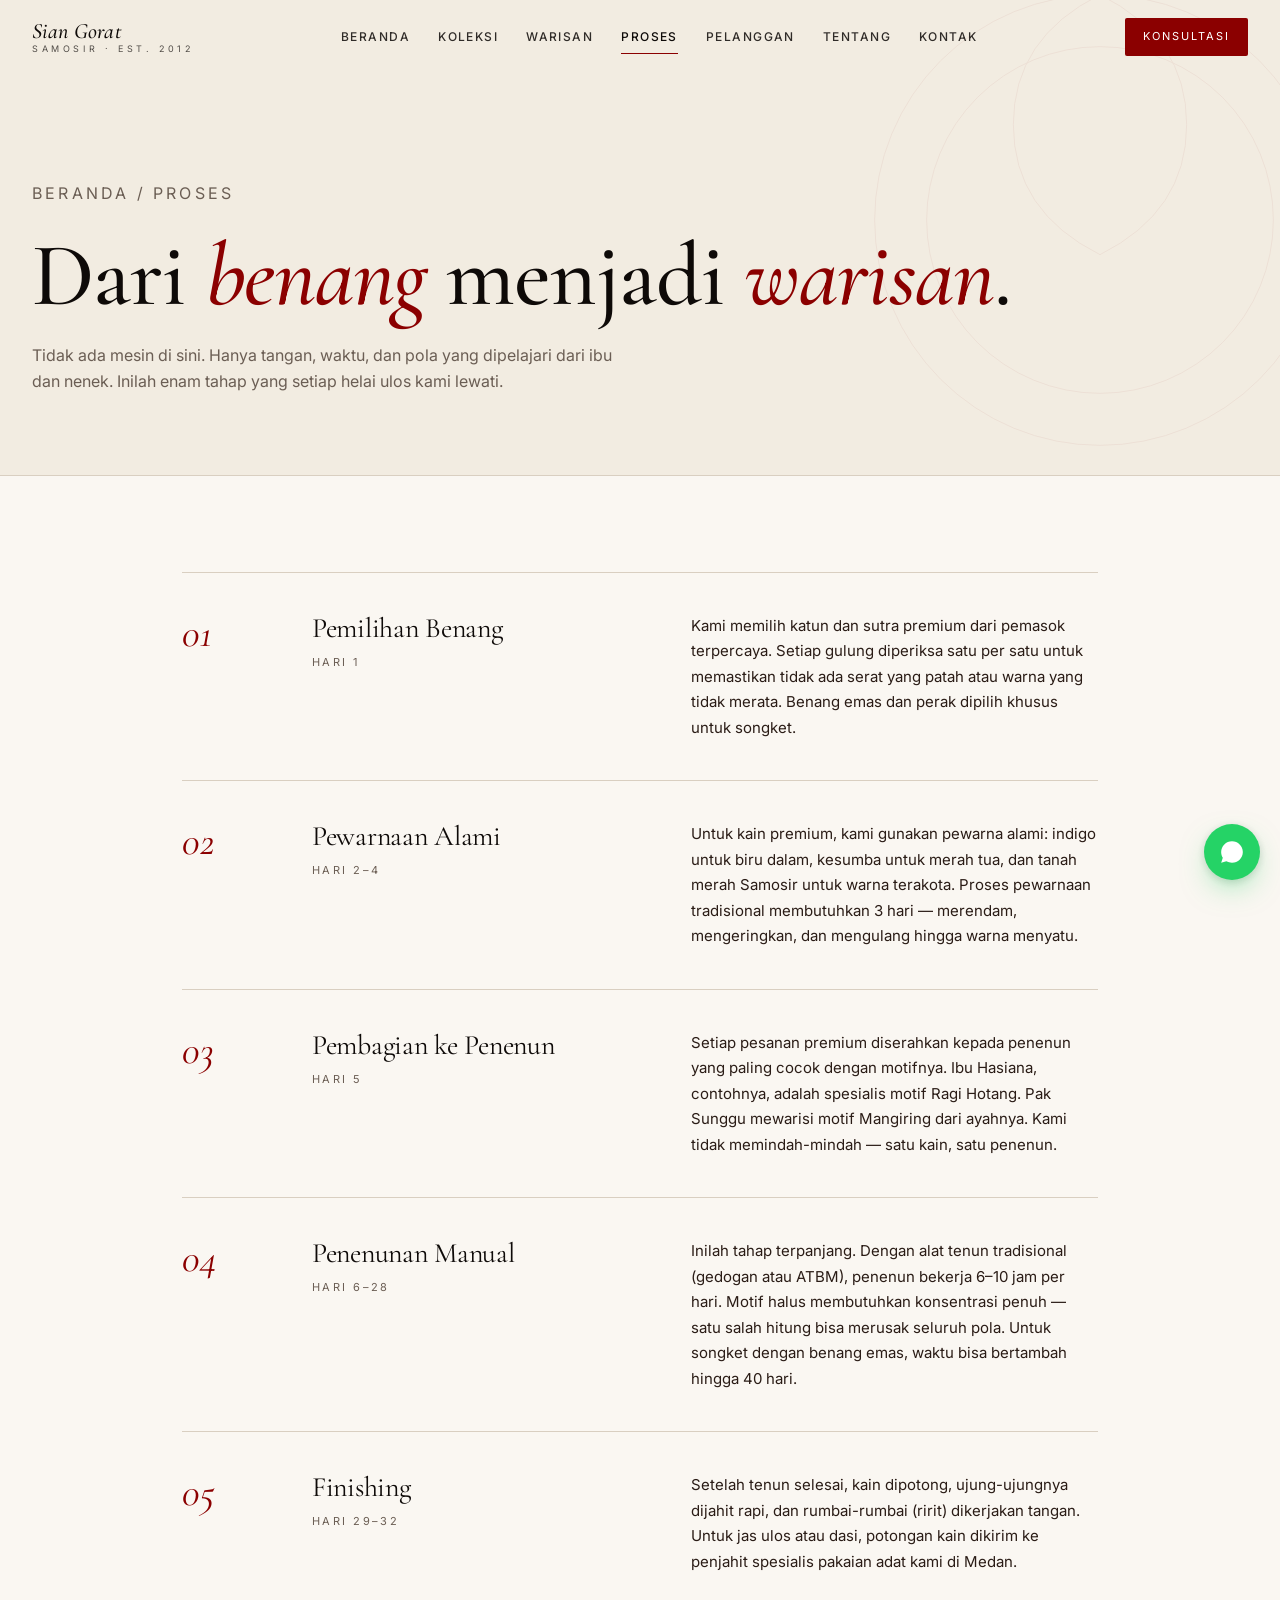
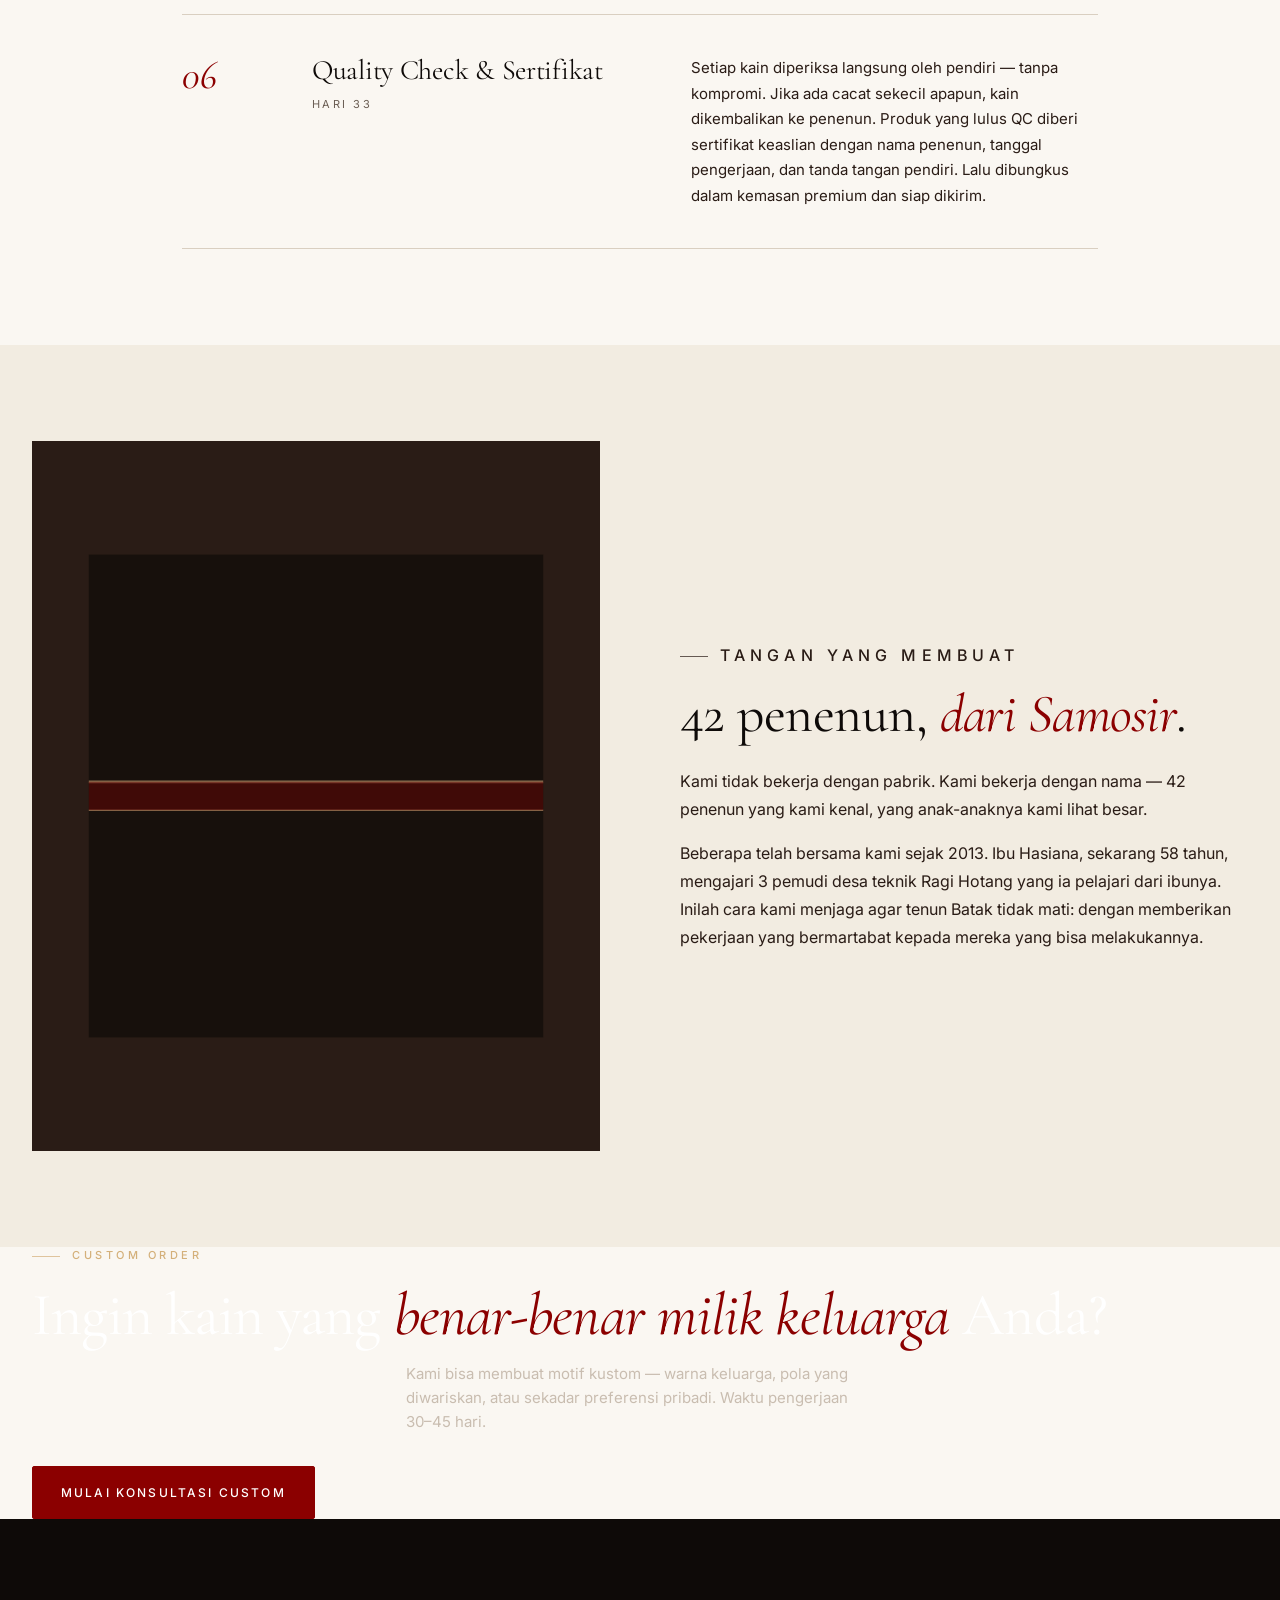
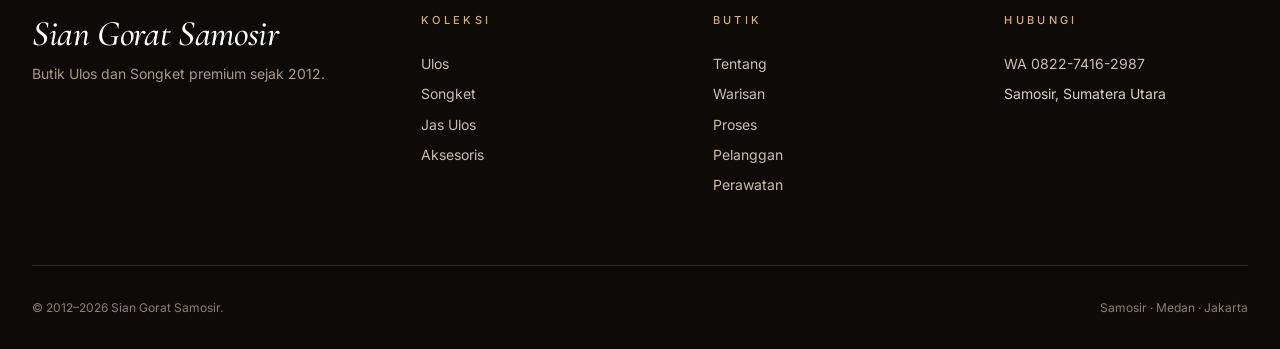
<file: process.html>
<!DOCTYPE html><html lang="id"><head><meta charset="UTF-8"/><meta name="viewport" content="width=device-width, initial-scale=1.0, viewport-fit=cover"/><title>Proses Tenun — Sian Gorat Samosir</title><meta name="description" content="Dari benang menjadi ulos premium — proses tenun tangan di Pulau Samosir."/><link rel="preconnect" href="https://fonts.googleapis.com"/><link rel="preconnect" href="https://fonts.gstatic.com" crossorigin/><link href="https://fonts.googleapis.com/css2?family=Cormorant+Garamond:ital,wght@0,300;0,400;0,500;1,400&family=Inter:wght@300;400;500;600&family=Playfair+Display:ital,wght@0,400;1,400&family=Manrope:wght@300;400;500&family=Italiana&family=Lato:wght@300;400&display=swap" rel="stylesheet"/><link rel="stylesheet" href="asset/css/style.css"/><link rel="stylesheet" href="asset/css/pages.css"/></head><body>

<header class="nav" id="nav"><div class="container nav__inner"><a href="index.html" class="nav__brand"><span class="nav__brand-mark">Sian Gorat</span><span class="nav__brand-sub">SAMOSIR · EST. 2012</span></a><nav class="nav__links"><a href="index.html" class="nav__link">Beranda</a><a href="products.html" class="nav__link">Koleksi</a><a href="heritage.html" class="nav__link">Warisan</a><a href="process.html" class="nav__link is-active">Proses</a><a href="customers.html" class="nav__link">Pelanggan</a><a href="about.html" class="nav__link">Tentang</a><a href="contact.html" class="nav__link">Kontak</a></nav><a href="https://wa.me/6282274162987" class="nav__cta">Konsultasi</a><button class="nav__burger" data-menu-open><span></span></button></div></header>

<aside class="mobile-menu"><div class="mobile-menu__head"><a href="index.html" class="nav__brand"><span class="nav__brand-mark" style="color:#fff">Sian Gorat</span><span class="nav__brand-sub" style="color:var(--c-gold-2)">SAMOSIR · EST. 2012</span></a><button class="mobile-menu__close" data-menu-close>×</button></div><nav class="mobile-menu__links"><a href="index.html" class="mobile-menu__link">Beranda <em>01</em></a><a href="products.html" class="mobile-menu__link">Koleksi <em>02</em></a><a href="heritage.html" class="mobile-menu__link">Warisan <em>03</em></a><a href="process.html" class="mobile-menu__link">Proses <em>04</em></a><a href="customers.html" class="mobile-menu__link">Pelanggan <em>05</em></a><a href="about.html" class="mobile-menu__link">Tentang <em>06</em></a><a href="how-to-care.html" class="mobile-menu__link">Perawatan <em>07</em></a><a href="contact.html" class="mobile-menu__link">Kontak <em>08</em></a></nav><div class="mobile-menu__foot"><a href="https://wa.me/6282274162987" class="btn btn--primary" style="width:100%">Konsultasi via WhatsApp</a></div></aside>

<section class="page-head"><svg class="page-head__ornament" viewBox="0 0 600 600"><g stroke="currentColor" stroke-width="1" fill="none" style="color:var(--c-brand)"><circle cx="300" cy="300" r="260"/><circle cx="300" cy="300" r="200"/><path d="M300 40 q-100 50 -100 150 t 100 150 q 100 -50 100 -150 t -100 -150"/></g></svg><div class="container page-head__inner"><p class="page-head__crumbs"><a href="index.html">Beranda</a> / Proses</p><h1>Dari <em>benang</em> menjadi <em>warisan</em>.</h1><p>Tidak ada mesin di sini. Hanya tangan, waktu, dan pola yang dipelajari dari ibu dan nenek. Inilah enam tahap yang setiap helai ulos kami lewati.</p></div></section>

<section class="content-section"><div class="container--narrow"><div class="process-list"><div class="process-list__item"><div class="process-list__num">01</div><div class="process-list__title"><h3>Pemilihan Benang</h3><span>Hari 1</span></div><div class="process-list__desc"><p>Kami memilih katun dan sutra premium dari pemasok terpercaya. Setiap gulung diperiksa satu per satu untuk memastikan tidak ada serat yang patah atau warna yang tidak merata. Benang emas dan perak dipilih khusus untuk songket.</p></div></div><div class="process-list__item"><div class="process-list__num">02</div><div class="process-list__title"><h3>Pewarnaan Alami</h3><span>Hari 2–4</span></div><div class="process-list__desc"><p>Untuk kain premium, kami gunakan pewarna alami: indigo untuk biru dalam, kesumba untuk merah tua, dan tanah merah Samosir untuk warna terakota. Proses pewarnaan tradisional membutuhkan 3 hari — merendam, mengeringkan, dan mengulang hingga warna menyatu.</p></div></div><div class="process-list__item"><div class="process-list__num">03</div><div class="process-list__title"><h3>Pembagian ke Penenun</h3><span>Hari 5</span></div><div class="process-list__desc"><p>Setiap pesanan premium diserahkan kepada penenun yang paling cocok dengan motifnya. Ibu Hasiana, contohnya, adalah spesialis motif Ragi Hotang. Pak Sunggu mewarisi motif Mangiring dari ayahnya. Kami tidak memindah-mindah — satu kain, satu penenun.</p></div></div><div class="process-list__item"><div class="process-list__num">04</div><div class="process-list__title"><h3>Penenunan Manual</h3><span>Hari 6–28</span></div><div class="process-list__desc"><p>Inilah tahap terpanjang. Dengan alat tenun tradisional (gedogan atau ATBM), penenun bekerja 6–10 jam per hari. Motif halus membutuhkan konsentrasi penuh — satu salah hitung bisa merusak seluruh pola. Untuk songket dengan benang emas, waktu bisa bertambah hingga 40 hari.</p></div></div><div class="process-list__item"><div class="process-list__num">05</div><div class="process-list__title"><h3>Finishing</h3><span>Hari 29–32</span></div><div class="process-list__desc"><p>Setelah tenun selesai, kain dipotong, ujung-ujungnya dijahit rapi, dan rumbai-rumbai (ririt) dikerjakan tangan. Untuk jas ulos atau dasi, potongan kain dikirim ke penjahit spesialis pakaian adat kami di Medan.</p></div></div><div class="process-list__item"><div class="process-list__num">06</div><div class="process-list__title"><h3>Quality Check &amp; Sertifikat</h3><span>Hari 33</span></div><div class="process-list__desc"><p>Setiap kain diperiksa langsung oleh pendiri — tanpa kompromi. Jika ada cacat sekecil apapun, kain dikembalikan ke penenun. Produk yang lulus QC diberi sertifikat keaslian dengan nama penenun, tanggal pengerjaan, dan tanda tangan pendiri. Lalu dibungkus dalam kemasan premium dan siap dikirim.</p></div></div></div></div></section>

<section class="content-section content-section--alt"><div class="container"><div class="two-col"><div class="content-image"><svg viewBox="0 0 400 500" preserveAspectRatio="xMidYMid slice"><rect width="400" height="500" fill="#2a1c16"/><rect x="40" y="80" width="320" height="340" fill="#17100c"/><g opacity="0.7"><line x1="40" y1="240" x2="360" y2="240" stroke="#b89268" stroke-width="2"/><line x1="40" y1="260" x2="360" y2="260" stroke="#b89268" stroke-width="1"/><rect x="40" y="240" width="320" height="20" fill="#8B0000" opacity="0.5"/></g></svg></div><div><p class="eyebrow">TANGAN YANG MEMBUAT</p><h2 class="h-section" style="margin-top:16px;margin-bottom:24px">42 penenun, <em>dari Samosir</em>.</h2><p>Kami tidak bekerja dengan pabrik. Kami bekerja dengan nama — 42 penenun yang kami kenal, yang anak-anaknya kami lihat besar.</p><p>Beberapa telah bersama kami sejak 2013. Ibu Hasiana, sekarang 58 tahun, mengajari 3 pemudi desa teknik Ragi Hotang yang ia pelajari dari ibunya. Inilah cara kami menjaga agar tenun Batak tidak mati: dengan memberikan pekerjaan yang bermartabat kepada mereka yang bisa melakukannya.</p></div></div></div></section>

<section class="cta-banner noise"><div class="container"><p class="eyebrow eyebrow--light">CUSTOM ORDER</p><h2 class="display" style="color:#fff;font-size:clamp(36px,5vw,60px);margin:20px 0 16px">Ingin kain yang <em>benar-benar milik keluarga</em> Anda?</h2><p style="color:#c9bdb0;max-width:52ch;margin:0 auto 32px">Kami bisa membuat motif kustom — warna keluarga, pola yang diwariskan, atau sekadar preferensi pribadi. Waktu pengerjaan 30–45 hari.</p><a href="https://wa.me/6282274162987" class="btn btn--primary">Mulai Konsultasi Custom</a></div></section>

<footer class="footer"><div class="container"><div class="footer__grid"><div class="footer__brand"><h3><em>Sian Gorat Samosir</em></h3><p>Butik Ulos dan Songket premium sejak 2012.</p></div><div class="footer__col"><h5>Koleksi</h5><ul><li><a href="products.html?cat=ulos">Ulos</a></li><li><a href="products.html?cat=songket">Songket</a></li><li><a href="products.html?cat=jas">Jas Ulos</a></li><li><a href="products.html?cat=dasi">Aksesoris</a></li></ul></div><div class="footer__col"><h5>Butik</h5><ul><li><a href="about.html">Tentang</a></li><li><a href="heritage.html">Warisan</a></li><li><a href="process.html">Proses</a></li><li><a href="customers.html">Pelanggan</a></li><li><a href="how-to-care.html">Perawatan</a></li></ul></div><div class="footer__col"><h5>Hubungi</h5><ul><li><a href="https://wa.me/6282274162987">WA 0822-7416-2987</a></li><li>Samosir, Sumatera Utara</li></ul></div></div><div class="footer__bottom"><div>© 2012–2026 Sian Gorat Samosir.</div><div>Samosir · Medan · Jakarta</div></div></div></footer>

<a href="https://wa.me/6282274162987" class="wa-float"><svg viewBox="0 0 24 24"><path d="M17.5 14.4c-.3-.2-1.7-.9-2-1-.3-.1-.5-.2-.7.1s-.8 1-1 1.2c-.2.2-.4.2-.7.1-.3-.2-1.3-.5-2.4-1.5-.9-.8-1.5-1.8-1.7-2.1-.2-.3 0-.5.1-.6.1-.1.3-.4.4-.5.1-.2.2-.3.3-.5.1-.2 0-.4 0-.5 0-.1-.7-1.7-1-2.3-.2-.6-.5-.5-.7-.5h-.6c-.2 0-.5.1-.8.4-.3.3-1 1-1 2.4 0 1.4 1 2.8 1.2 3 .2.2 2.1 3.2 5 4.4.7.3 1.3.5 1.7.6.7.2 1.3.2 1.8.1.6-.1 1.7-.7 2-1.4.2-.7.2-1.2.2-1.4-.2-.2-.4-.3-.7-.4zM12 2C6.5 2 2 6.5 2 12c0 1.9.5 3.7 1.5 5.3L2 22l4.8-1.4c1.5.8 3.3 1.3 5.2 1.3 5.5 0 10-4.5 10-10S17.5 2 12 2z"/></svg></a>
<div class="sticky-cta"><a href="tel:+6282274162987" class="btn btn--ghost" style="border-color:var(--c-ink)">Telepon</a><a href="https://wa.me/6282274162987" class="btn btn--primary">WhatsApp</a></div>
<script src="asset/js/script.js"></script></body></html>
</file>
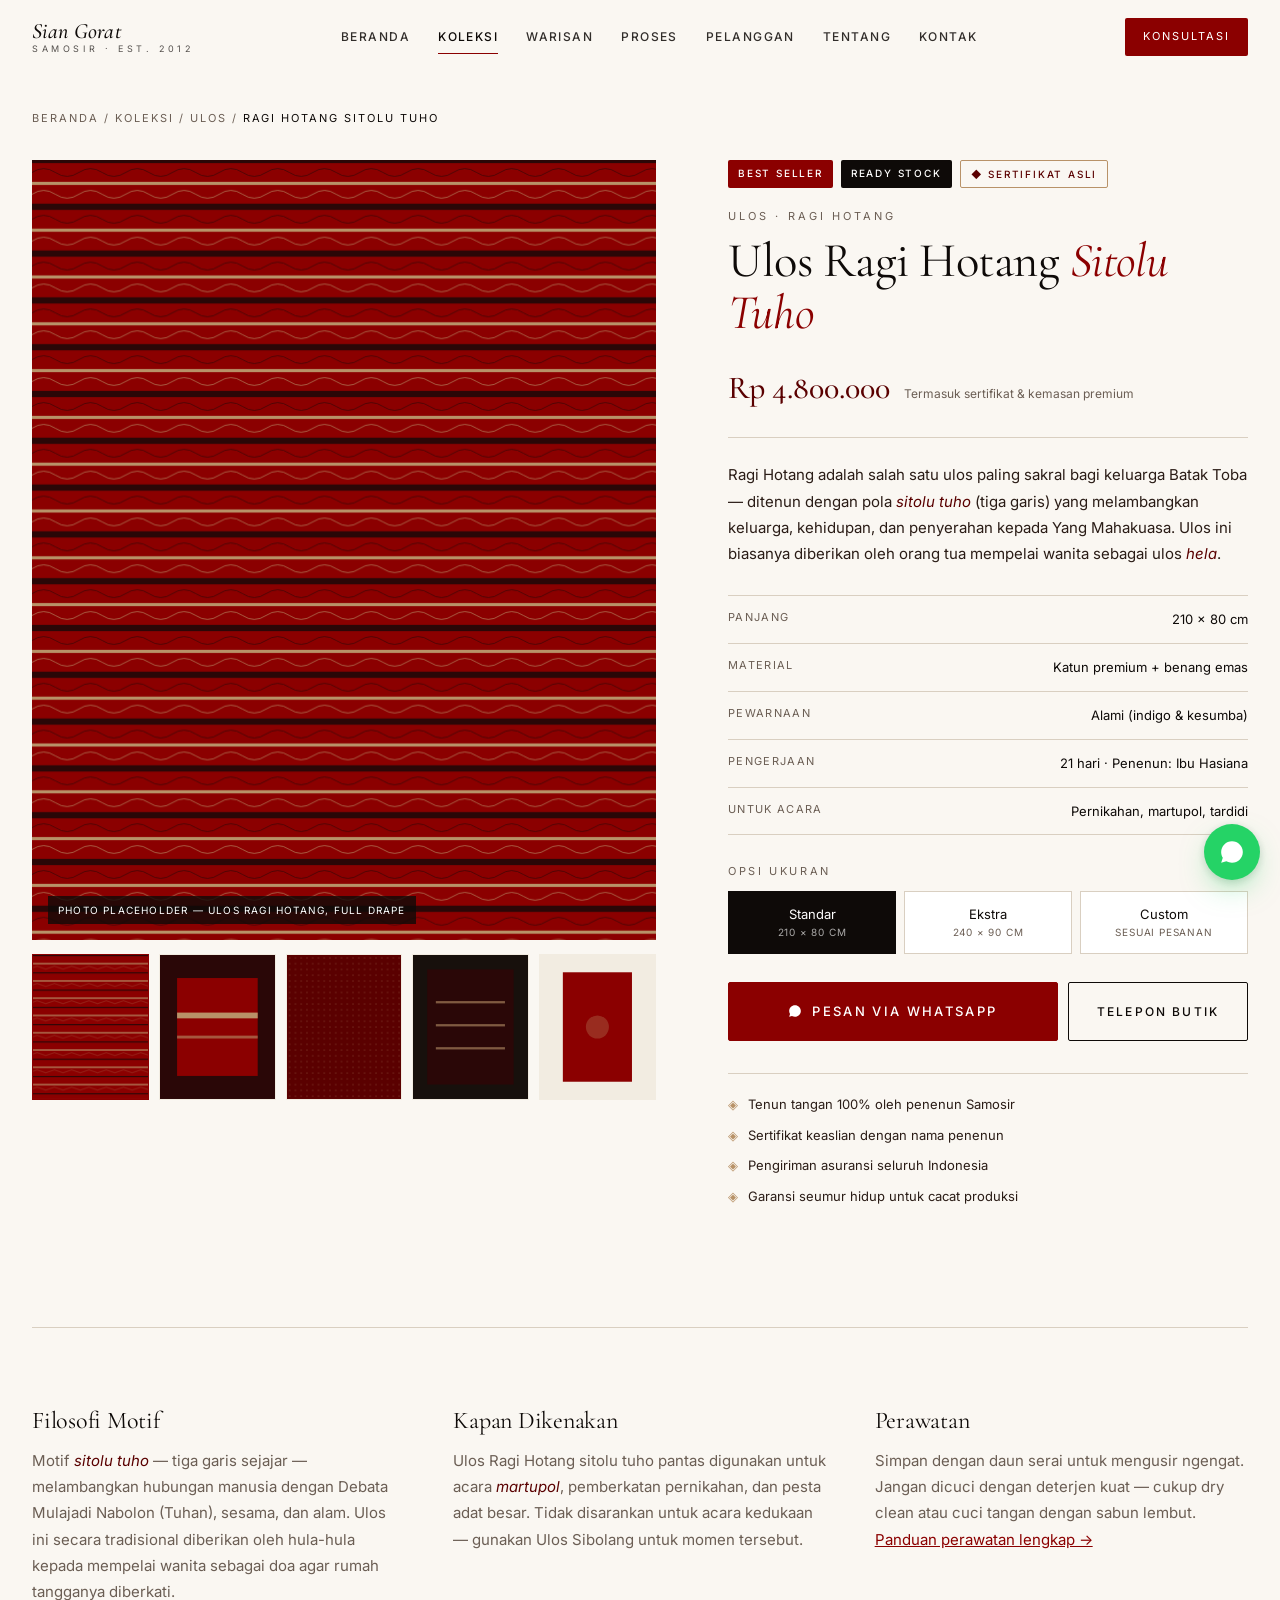
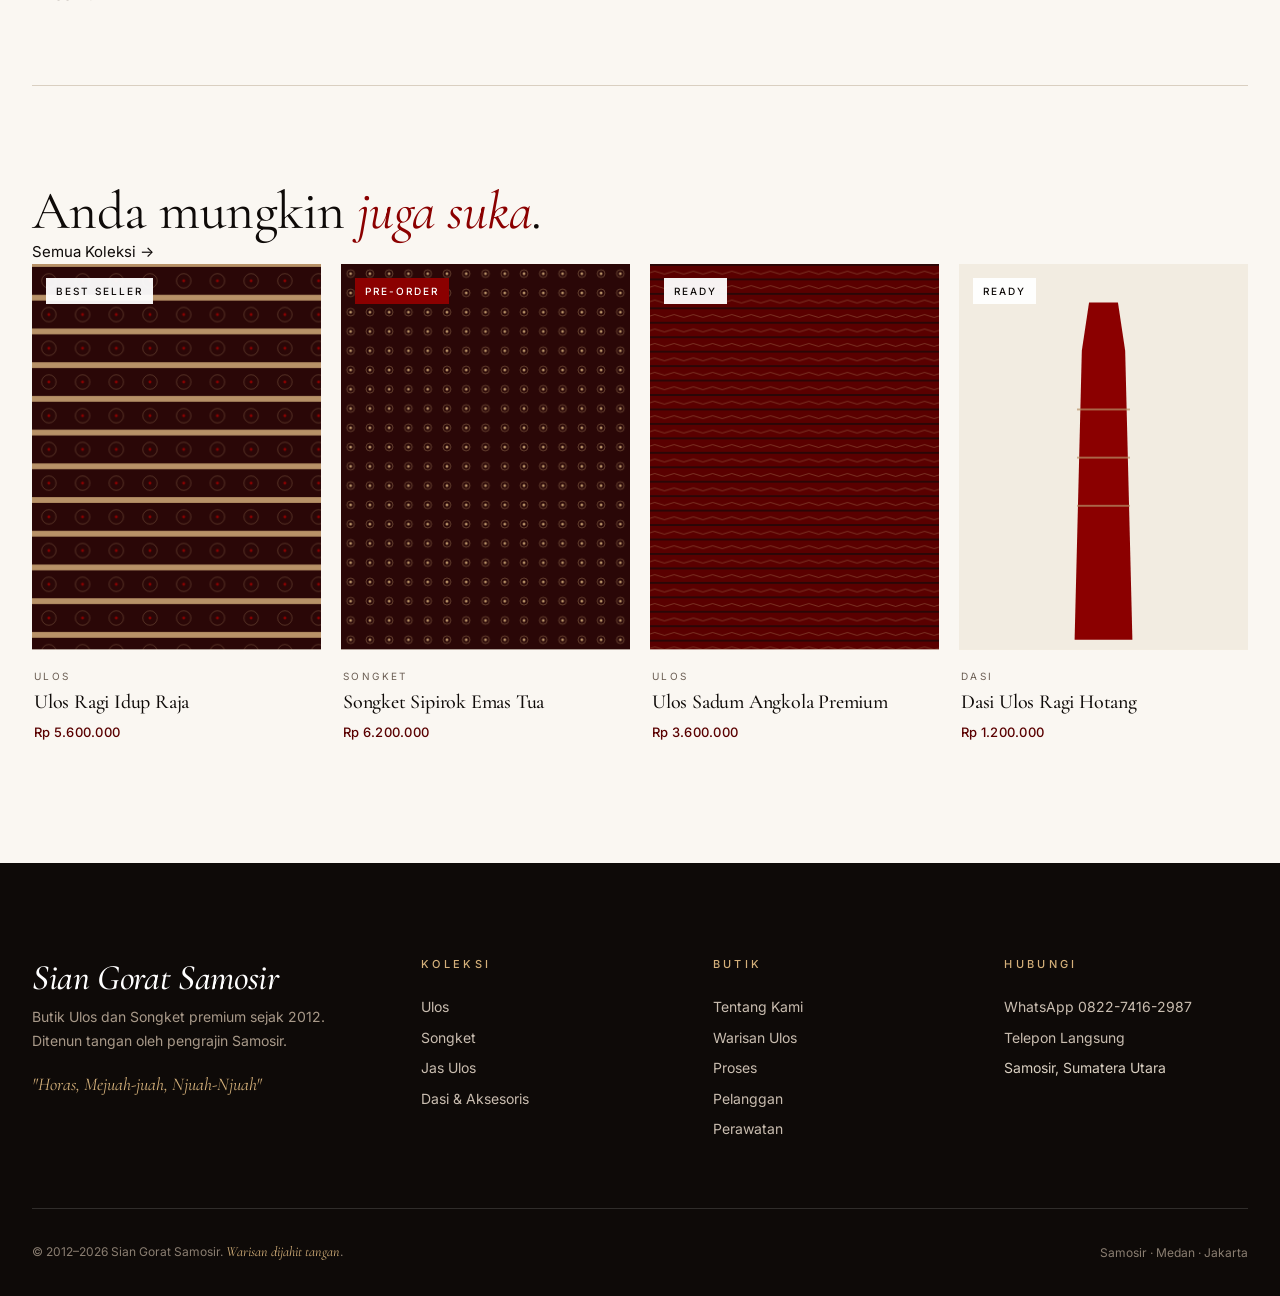
<file: product-detail.html>
<!DOCTYPE html>
<html lang="id">
<head>
<meta charset="UTF-8" />
<meta name="viewport" content="width=device-width, initial-scale=1.0, viewport-fit=cover" />
<meta name="theme-color" content="#8B0000" />
<title>Ulos Ragi Hotang Sitolu Tuho — Sian Gorat Samosir</title>
<meta name="description" content="Ulos Ragi Hotang Sitolu Tuho — tenun tangan premium dari Samosir untuk pernikahan dan adat Batak." />
<link rel="preconnect" href="https://fonts.googleapis.com" />
<link rel="preconnect" href="https://fonts.gstatic.com" crossorigin />
<link href="https://fonts.googleapis.com/css2?family=Cormorant+Garamond:ital,wght@0,300;0,400;0,500;0,600;1,400&family=Inter:wght@300;400;500;600&family=Playfair+Display:ital,wght@0,400;1,400&family=Manrope:wght@300;400;500&family=Italiana&family=Lato:wght@300;400&display=swap" rel="stylesheet" />
<link rel="stylesheet" href="asset/css/style.css" />
<link rel="stylesheet" href="asset/css/product-detail.css" />
</head>
<body data-page="product">

<header class="nav" id="nav">
  <div class="container nav__inner">
    <a href="index.html" class="nav__brand"><span class="nav__brand-mark">Sian Gorat</span><span class="nav__brand-sub">SAMOSIR · EST. 2012</span></a>
    <nav class="nav__links">
      <a href="index.html" class="nav__link">Beranda</a>
      <a href="products.html" class="nav__link is-active">Koleksi</a>
      <a href="heritage.html" class="nav__link">Warisan</a>
      <a href="process.html" class="nav__link">Proses</a>
      <a href="customers.html" class="nav__link">Pelanggan</a>
      <a href="about.html" class="nav__link">Tentang</a>
      <a href="contact.html" class="nav__link">Kontak</a>
    </nav>
    <a href="https://wa.me/6282274162987" class="nav__cta">Konsultasi</a>
    <button class="nav__burger" data-menu-open><span></span></button>
  </div>
</header>

<aside class="mobile-menu" id="mobile-menu">
  <div class="mobile-menu__head">
    <a href="index.html" class="nav__brand"><span class="nav__brand-mark" style="color:#fff">Sian Gorat</span><span class="nav__brand-sub" style="color:var(--c-gold-2)">SAMOSIR · EST. 2012</span></a>
    <button class="mobile-menu__close" data-menu-close>×</button>
  </div>
  <nav class="mobile-menu__links">
    <a href="index.html" class="mobile-menu__link">Beranda <em>01</em></a>
    <a href="products.html" class="mobile-menu__link">Koleksi <em>02</em></a>
    <a href="heritage.html" class="mobile-menu__link">Warisan <em>03</em></a>
    <a href="process.html" class="mobile-menu__link">Proses <em>04</em></a>
    <a href="customers.html" class="mobile-menu__link">Pelanggan <em>05</em></a>
    <a href="about.html" class="mobile-menu__link">Tentang Kami <em>06</em></a>
    <a href="how-to-care.html" class="mobile-menu__link">Perawatan <em>07</em></a>
    <a href="contact.html" class="mobile-menu__link">Kontak <em>08</em></a>
  </nav>
  <div class="mobile-menu__foot"><a href="https://wa.me/6282274162987" class="btn btn--primary" style="width:100%">Konsultasi via WhatsApp</a></div>
</aside>

<section class="pd-wrap">
  <div class="container">
    <p class="pd-crumbs"><a href="index.html">Beranda</a> / <a href="products.html">Koleksi</a> / <a href="products.html?cat=ulos">Ulos</a> / <span>Ragi Hotang Sitolu Tuho</span></p>

    <div class="pd-grid" data-gallery>
      <!-- GALLERY -->
      <div class="pd-gallery">
        <div class="pd-gallery__main" data-gallery-main>
          <svg viewBox="0 0 800 1000" preserveAspectRatio="xMidYMid slice">
            <defs>
              <pattern id="gm1" width="60" height="60" patternUnits="userSpaceOnUse">
                <rect width="60" height="60" fill="#8B0000"/>
                <rect y="0" width="60" height="4" fill="#2a0707"/>
                <rect y="28" width="60" height="4" fill="#b89268"/>
                <rect y="56" width="60" height="4" fill="#2a0707"/>
                <path d="M0 44 q15 -10 30 0 t 30 0" stroke="#b89268" stroke-width="0.8" fill="none"/>
                <path d="M0 16 q15 -10 30 0 t 30 0" stroke="#2a0707" stroke-width="0.8" fill="none"/>
                <circle cx="30" cy="30" r="2" fill="#b89268"/>
              </pattern>
            </defs>
            <rect width="800" height="1000" fill="url(#gm1)"/>
          </svg>
          <span class="pd-placeholder-tag">PHOTO PLACEHOLDER — Ulos Ragi Hotang, full drape</span>
        </div>
        <div class="pd-gallery__thumbs">
          <button class="pd-thumb is-active" data-gallery-thumb>
            <svg viewBox="0 0 400 500" preserveAspectRatio="xMidYMid slice"><defs><pattern id="t1" width="60" height="60" patternUnits="userSpaceOnUse"><rect width="60" height="60" fill="#8B0000"/><rect y="0" width="60" height="4" fill="#2a0707"/><rect y="28" width="60" height="4" fill="#b89268"/><path d="M0 44 q15 -10 30 0 t 30 0" stroke="#b89268" stroke-width="0.8" fill="none"/></pattern></defs><rect width="400" height="500" fill="url(#t1)"/></svg>
          </button>
          <button class="pd-thumb" data-gallery-thumb>
            <svg viewBox="0 0 400 500" preserveAspectRatio="xMidYMid slice"><rect width="400" height="500" fill="#2a0707"/><rect x="60" y="80" width="280" height="340" fill="#8B0000"/><rect x="60" y="200" width="280" height="20" fill="#b89268"/><rect x="60" y="280" width="280" height="10" fill="#b89268" opacity="0.6"/></svg>
          </button>
          <button class="pd-thumb" data-gallery-thumb>
            <svg viewBox="0 0 400 500" preserveAspectRatio="xMidYMid slice"><defs><pattern id="t3" width="20" height="20" patternUnits="userSpaceOnUse"><rect width="20" height="20" fill="#5a0000"/><circle cx="10" cy="10" r="1.5" fill="#b89268"/></pattern></defs><rect width="400" height="500" fill="url(#t3)"/></svg>
          </button>
          <button class="pd-thumb" data-gallery-thumb>
            <svg viewBox="0 0 400 500" preserveAspectRatio="xMidYMid slice"><rect width="400" height="500" fill="#17100c"/><rect x="50" y="50" width="300" height="400" fill="#2a0707"/><g opacity="0.6"><rect x="80" y="160" width="240" height="8" fill="#b89268"/><rect x="80" y="240" width="240" height="8" fill="#b89268"/><rect x="80" y="320" width="240" height="8" fill="#b89268"/></g></svg>
          </button>
          <button class="pd-thumb" data-gallery-thumb>
            <svg viewBox="0 0 400 500" preserveAspectRatio="xMidYMid slice"><rect width="400" height="500" fill="#f2ece1"/><rect x="80" y="60" width="240" height="380" fill="#8B0000"/><circle cx="200" cy="250" r="40" fill="#b89268" opacity="0.3"/></svg>
          </button>
        </div>
      </div>

      <!-- INFO -->
      <div class="pd-info">
        <div class="pd-badges">
          <span class="pd-badge pd-badge--best">BEST SELLER</span>
          <span class="pd-badge pd-badge--ready">READY STOCK</span>
          <span class="pd-badge pd-badge--cert">◆ Sertifikat Asli</span>
        </div>
        <p class="pd-cat">ULOS · RAGI HOTANG</p>
        <h1 class="pd-name">Ulos Ragi Hotang <em>Sitolu Tuho</em></h1>
        <p class="pd-price"><strong>Rp 4.800.000</strong><span class="pd-price-note">Termasuk sertifikat &amp; kemasan premium</span></p>

        <div class="pd-desc">
          <p>Ragi Hotang adalah salah satu ulos paling sakral bagi keluarga Batak Toba — ditenun dengan pola <em>sitolu tuho</em> (tiga garis) yang melambangkan keluarga, kehidupan, dan penyerahan kepada Yang Mahakuasa. Ulos ini biasanya diberikan oleh orang tua mempelai wanita sebagai ulos <em>hela</em>.</p>
        </div>

        <!-- Spec tabs -->
        <div class="pd-specs">
          <div class="pd-specs__row">
            <span class="pd-specs__k">Panjang</span>
            <span class="pd-specs__v">210 × 80 cm</span>
          </div>
          <div class="pd-specs__row">
            <span class="pd-specs__k">Material</span>
            <span class="pd-specs__v">Katun premium + benang emas</span>
          </div>
          <div class="pd-specs__row">
            <span class="pd-specs__k">Pewarnaan</span>
            <span class="pd-specs__v">Alami (indigo &amp; kesumba)</span>
          </div>
          <div class="pd-specs__row">
            <span class="pd-specs__k">Pengerjaan</span>
            <span class="pd-specs__v">21 hari · Penenun: Ibu Hasiana</span>
          </div>
          <div class="pd-specs__row">
            <span class="pd-specs__k">Untuk Acara</span>
            <span class="pd-specs__v">Pernikahan, martupol, tardidi</span>
          </div>
        </div>

        <!-- Custom options -->
        <div class="pd-opts">
          <p class="pd-opts__label">Opsi Ukuran</p>
          <div class="pd-opts__row">
            <button class="pd-opt is-active">Standar<br/><small>210 × 80 cm</small></button>
            <button class="pd-opt">Ekstra<br/><small>240 × 90 cm</small></button>
            <button class="pd-opt">Custom<br/><small>sesuai pesanan</small></button>
          </div>
        </div>

        <!-- CTAs -->
        <div class="pd-cta">
          <a href="https://wa.me/6282274162987?text=Halo%20Sian%20Gorat%2C%20saya%20ingin%20memesan%20Ulos%20Ragi%20Hotang%20Sitolu%20Tuho" class="btn btn--primary pd-cta__main" target="_blank" rel="noopener">
            <svg viewBox="0 0 24 24" fill="currentColor" aria-hidden="true"><path d="M17.5 14.4c-.3-.2-1.7-.9-2-1-.3-.1-.5-.2-.7.1s-.8 1-1 1.2c-.2.2-.4.2-.7.1-.3-.2-1.3-.5-2.4-1.5-.9-.8-1.5-1.8-1.7-2.1-.2-.3 0-.5.1-.6.1-.1.3-.4.4-.5.1-.2.2-.3.3-.5.1-.2 0-.4 0-.5 0-.1-.7-1.7-1-2.3-.2-.6-.5-.5-.7-.5h-.6c-.2 0-.5.1-.8.4-.3.3-1 1-1 2.4 0 1.4 1 2.8 1.2 3 .2.2 2.1 3.2 5 4.4.7.3 1.3.5 1.7.6.7.2 1.3.2 1.8.1.6-.1 1.7-.7 2-1.4.2-.7.2-1.2.2-1.4-.2-.2-.4-.3-.7-.4zM12 2C6.5 2 2 6.5 2 12c0 1.9.5 3.7 1.5 5.3L2 22l4.8-1.4c1.5.8 3.3 1.3 5.2 1.3 5.5 0 10-4.5 10-10S17.5 2 12 2z"/></svg>
            Pesan via WhatsApp
          </a>
          <a href="tel:+6282274162987" class="btn btn--ghost">Telepon Butik</a>
        </div>

        <!-- Trust list -->
        <ul class="pd-trust">
          <li><span>◈</span> Tenun tangan 100% oleh penenun Samosir</li>
          <li><span>◈</span> Sertifikat keaslian dengan nama penenun</li>
          <li><span>◈</span> Pengiriman asuransi seluruh Indonesia</li>
          <li><span>◈</span> Garansi seumur hidup untuk cacat produksi</li>
        </ul>
      </div>
    </div>

    <!-- Long form -->
    <div class="pd-long">
      <div class="pd-long__col">
        <h3>Filosofi Motif</h3>
        <p>Motif <em>sitolu tuho</em> — tiga garis sejajar — melambangkan hubungan manusia dengan Debata Mulajadi Nabolon (Tuhan), sesama, dan alam. Ulos ini secara tradisional diberikan oleh hula-hula kepada mempelai wanita sebagai doa agar rumah tangganya diberkati.</p>
      </div>
      <div class="pd-long__col">
        <h3>Kapan Dikenakan</h3>
        <p>Ulos Ragi Hotang sitolu tuho pantas digunakan untuk acara <em>martupol</em>, pemberkatan pernikahan, dan pesta adat besar. Tidak disarankan untuk acara kedukaan — gunakan Ulos Sibolang untuk momen tersebut.</p>
      </div>
      <div class="pd-long__col">
        <h3>Perawatan</h3>
        <p>Simpan dengan daun serai untuk mengusir ngengat. Jangan dicuci dengan deterjen kuat — cukup dry clean atau cuci tangan dengan sabun lembut. <a href="how-to-care.html" style="color:var(--c-brand);text-decoration:underline">Panduan perawatan lengkap →</a></p>
      </div>
    </div>

    <!-- Related -->
    <section class="pd-related">
      <div class="section-head">
        <h2 class="h-section">Anda mungkin <em>juga suka</em>.</h2>
        <a href="products.html" class="section-head__link">Semua Koleksi →</a>
      </div>
      <div class="pd-related__grid">
        <a href="product-detail.html" class="pcard">
          <div class="pcard__media">
            <svg viewBox="0 0 600 800" preserveAspectRatio="xMidYMid slice"><defs><pattern id="r1" width="70" height="70" patternUnits="userSpaceOnUse"><rect width="70" height="70" fill="#2a0707"/><rect y="0" width="70" height="6" fill="#b89268"/><rect y="64" width="70" height="6" fill="#b89268"/><circle cx="35" cy="35" r="15" fill="none" stroke="#b89268" stroke-width="0.6"/><circle cx="35" cy="35" r="3" fill="#8B0000"/></pattern></defs><rect width="600" height="800" fill="url(#r1)"/></svg>
            <span class="pcard__badge">BEST SELLER</span>
          </div>
          <div class="pcard__body"><p class="pcard__cat">ULOS</p><h3 class="pcard__name">Ulos Ragi Idup Raja</h3><p class="pcard__price">Rp 5.600.000</p></div>
        </a>
        <a href="product-detail.html" class="pcard">
          <div class="pcard__media">
            <svg viewBox="0 0 600 800" preserveAspectRatio="xMidYMid slice"><defs><pattern id="r2" width="40" height="40" patternUnits="userSpaceOnUse"><rect width="40" height="40" fill="#2a0707"/><circle cx="20" cy="20" r="8" fill="none" stroke="#b89268" stroke-width="0.8"/><circle cx="20" cy="20" r="3" fill="#b89268"/></pattern></defs><rect width="600" height="800" fill="url(#r2)"/></svg>
            <span class="pcard__badge pcard__badge--pre">PRE-ORDER</span>
          </div>
          <div class="pcard__body"><p class="pcard__cat">SONGKET</p><h3 class="pcard__name">Songket Sipirok Emas Tua</h3><p class="pcard__price">Rp 6.200.000</p></div>
        </a>
        <a href="product-detail.html" class="pcard">
          <div class="pcard__media">
            <svg viewBox="0 0 600 800" preserveAspectRatio="xMidYMid slice"><defs><pattern id="r3" width="80" height="30" patternUnits="userSpaceOnUse"><rect width="80" height="30" fill="#5a0000"/><rect width="80" height="4" fill="#2a0707"/><path d="M0 18 q10 -6 20 0 t 20 0 t 20 0 t 20 0" stroke="#b89268" stroke-width="0.7" fill="none"/></pattern></defs><rect width="600" height="800" fill="url(#r3)"/></svg>
            <span class="pcard__badge">READY</span>
          </div>
          <div class="pcard__body"><p class="pcard__cat">ULOS</p><h3 class="pcard__name">Ulos Sadum Angkola Premium</h3><p class="pcard__price">Rp 3.600.000</p></div>
        </a>
        <a href="product-detail.html" class="pcard">
          <div class="pcard__media">
            <svg viewBox="0 0 600 800" preserveAspectRatio="xMidYMid slice"><rect width="600" height="800" fill="#f2ece1"/><path d="M270 80 L330 80 L345 180 L360 780 L240 780 L255 180 Z" fill="#8B0000"/><g opacity="0.7"><rect x="245" y="300" width="110" height="4" fill="#b89268"/><rect x="245" y="400" width="110" height="4" fill="#b89268"/><rect x="245" y="500" width="110" height="4" fill="#b89268"/></g></svg>
            <span class="pcard__badge">READY</span>
          </div>
          <div class="pcard__body"><p class="pcard__cat">DASI</p><h3 class="pcard__name">Dasi Ulos Ragi Hotang</h3><p class="pcard__price">Rp 1.200.000</p></div>
        </a>
      </div>
    </section>
  </div>
</section>

<!-- FOOTER -->
<footer class="footer">
  <div class="container">
    <div class="footer__grid">
      <div class="footer__brand">
        <h3><em>Sian Gorat Samosir</em></h3>
        <p>Butik Ulos dan Songket premium sejak 2012. Ditenun tangan oleh pengrajin Samosir.</p>
        <p style="margin-top:16px;color:var(--c-gold-2);font-family:var(--ff-serif);font-style:italic;font-size:18px">"Horas, Mejuah-juah, Njuah-Njuah"</p>
      </div>
      <div class="footer__col"><h5>Koleksi</h5><ul><li><a href="products.html?cat=ulos">Ulos</a></li><li><a href="products.html?cat=songket">Songket</a></li><li><a href="products.html?cat=jas">Jas Ulos</a></li><li><a href="products.html?cat=dasi">Dasi &amp; Aksesoris</a></li></ul></div>
      <div class="footer__col"><h5>Butik</h5><ul><li><a href="about.html">Tentang Kami</a></li><li><a href="heritage.html">Warisan Ulos</a></li><li><a href="process.html">Proses</a></li><li><a href="customers.html">Pelanggan</a></li><li><a href="how-to-care.html">Perawatan</a></li></ul></div>
      <div class="footer__col"><h5>Hubungi</h5><ul><li><a href="https://wa.me/6282274162987">WhatsApp 0822-7416-2987</a></li><li><a href="tel:+6282274162987">Telepon Langsung</a></li><li>Samosir, Sumatera Utara</li></ul></div>
    </div>
    <div class="footer__bottom"><div>© 2012–2026 Sian Gorat Samosir. <em>Warisan dijahit tangan</em>.</div><div>Samosir · Medan · Jakarta</div></div>
  </div>
</footer>

<a href="https://wa.me/6282274162987" class="wa-float" target="_blank" rel="noopener" aria-label="WhatsApp">
  <svg viewBox="0 0 24 24"><path d="M17.5 14.4c-.3-.2-1.7-.9-2-1-.3-.1-.5-.2-.7.1s-.8 1-1 1.2c-.2.2-.4.2-.7.1-.3-.2-1.3-.5-2.4-1.5-.9-.8-1.5-1.8-1.7-2.1-.2-.3 0-.5.1-.6.1-.1.3-.4.4-.5.1-.2.2-.3.3-.5.1-.2 0-.4 0-.5 0-.1-.7-1.7-1-2.3-.2-.6-.5-.5-.7-.5h-.6c-.2 0-.5.1-.8.4-.3.3-1 1-1 2.4 0 1.4 1 2.8 1.2 3 .2.2 2.1 3.2 5 4.4.7.3 1.3.5 1.7.6.7.2 1.3.2 1.8.1.6-.1 1.7-.7 2-1.4.2-.7.2-1.2.2-1.4-.2-.2-.4-.3-.7-.4zM12 2C6.5 2 2 6.5 2 12c0 1.9.5 3.7 1.5 5.3L2 22l4.8-1.4c1.5.8 3.3 1.3 5.2 1.3 5.5 0 10-4.5 10-10S17.5 2 12 2z"/></svg>
</a>

<!-- Sticky product bar (mobile) -->
<div class="sticky-cta sticky-cta--product">
  <div class="sticky-cta__price"><strong>Rp 4.800.000</strong><span>Ready Stock</span></div>
  <a href="https://wa.me/6282274162987" class="btn btn--primary">Pesan</a>
</div>

<script src="asset/js/script.js"></script>
</body>
</html>
</file>
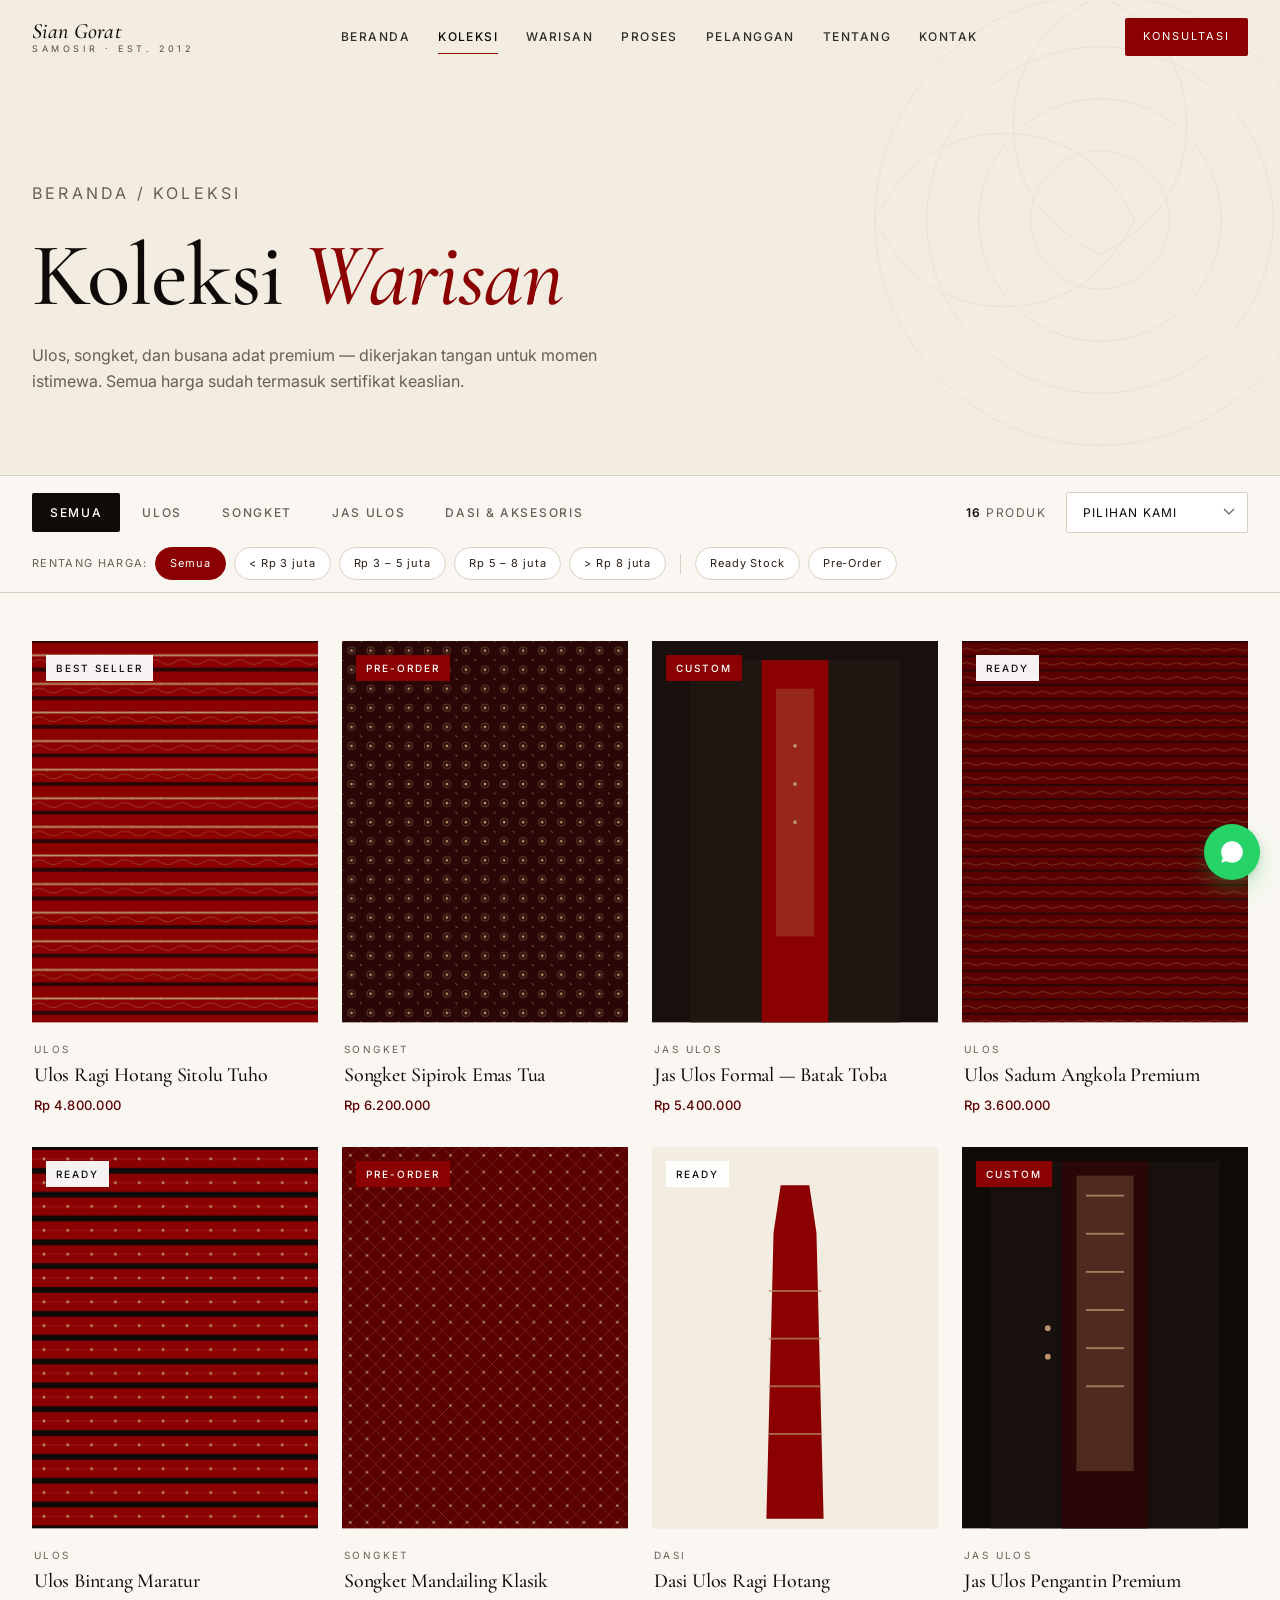
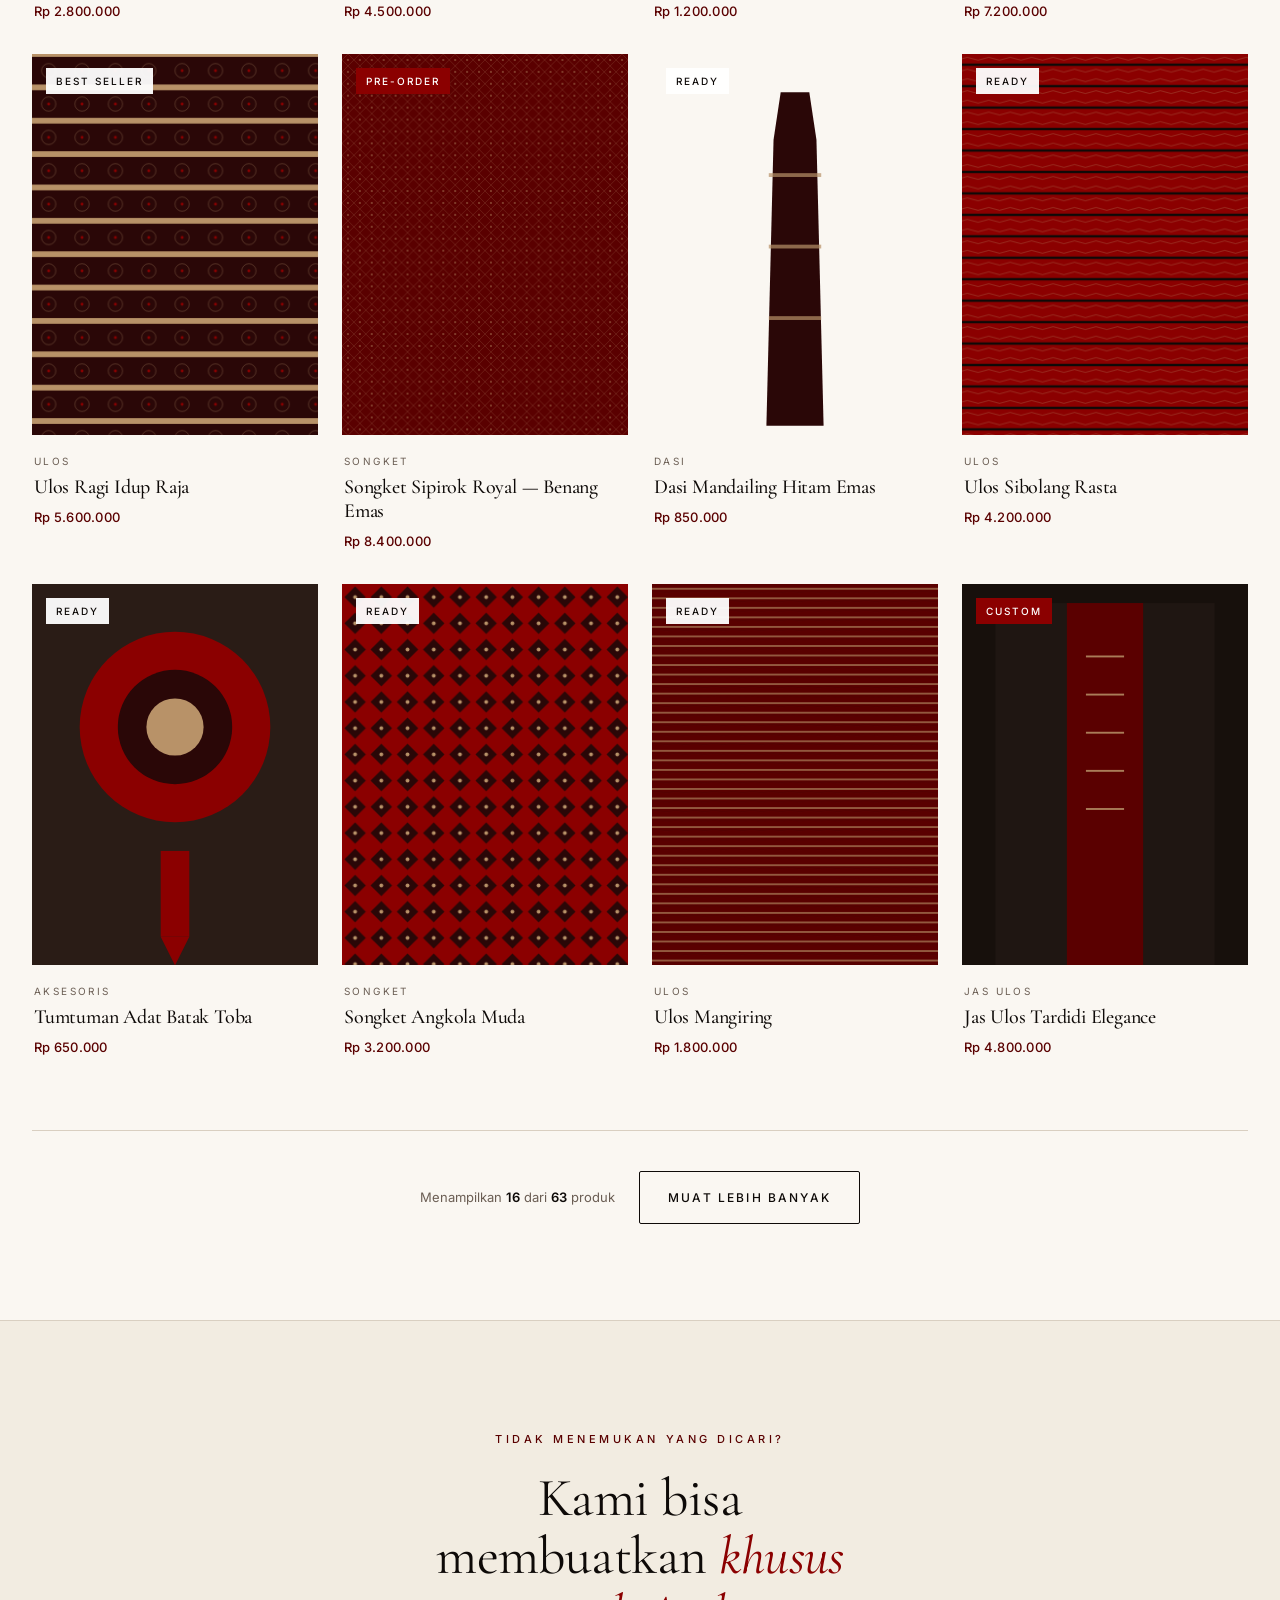
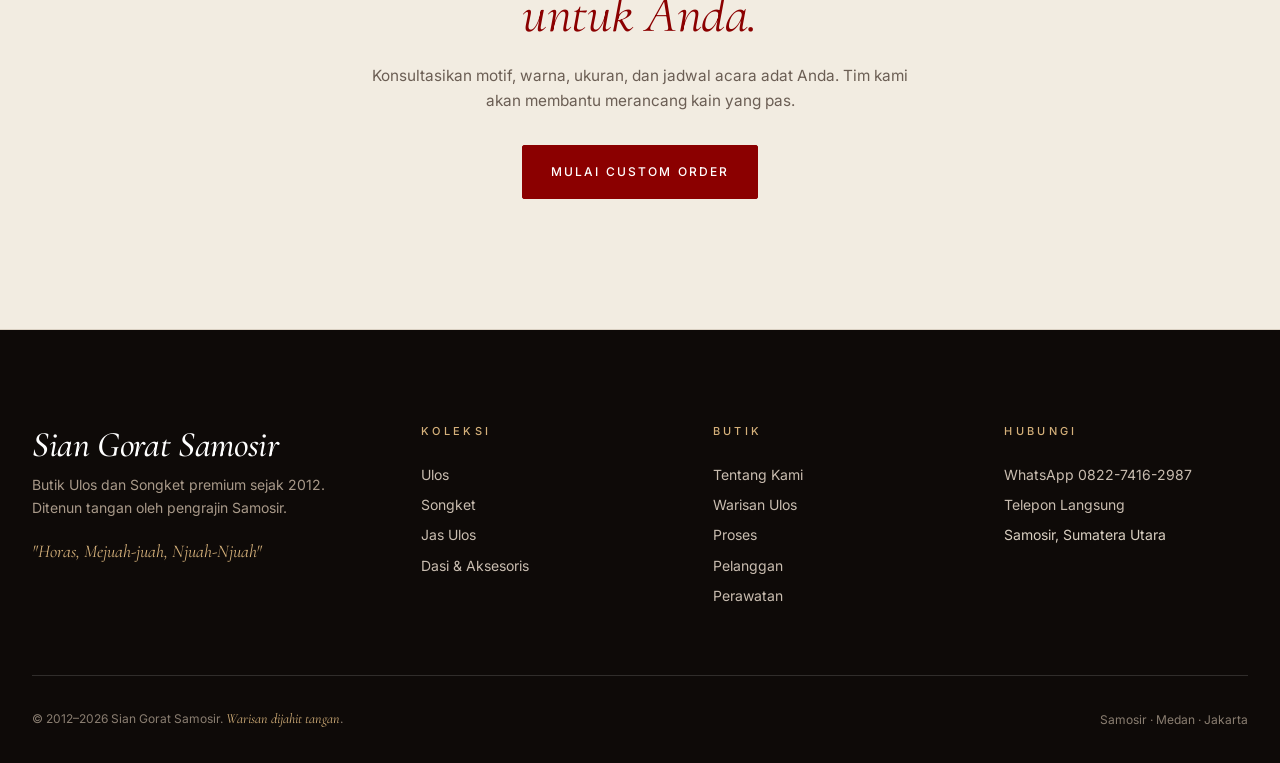
<file: products.html>
<!DOCTYPE html>
<html lang="id">
<head>
<meta charset="UTF-8" />
<meta name="viewport" content="width=device-width, initial-scale=1.0, viewport-fit=cover" />
<meta name="theme-color" content="#8B0000" />
<title>Koleksi — Sian Gorat Samosir</title>
<meta name="description" content="Koleksi lengkap Ulos, Songket, Jas Ulos, dan aksesoris premium dari Sian Gorat Samosir. Pilih untuk pernikahan, adat, dan acara sakral Batak." />
<link rel="preconnect" href="https://fonts.googleapis.com" />
<link rel="preconnect" href="https://fonts.gstatic.com" crossorigin />
<link href="https://fonts.googleapis.com/css2?family=Cormorant+Garamond:ital,wght@0,300;0,400;0,500;0,600;1,400&family=Inter:wght@300;400;500;600&family=Playfair+Display:ital,wght@0,400;1,400&family=Manrope:wght@300;400;500&family=Italiana&family=Lato:wght@300;400&display=swap" rel="stylesheet" />
<link rel="stylesheet" href="asset/css/style.css" />
<link rel="stylesheet" href="asset/css/products.css" />
</head>
<body data-page="products">

<!-- NAVBAR -->
<header class="nav" id="nav">
  <div class="container nav__inner">
    <a href="index.html" class="nav__brand">
      <span class="nav__brand-mark">Sian Gorat</span>
      <span class="nav__brand-sub">SAMOSIR · EST. 2012</span>
    </a>
    <nav class="nav__links">
      <a href="index.html" class="nav__link">Beranda</a>
      <a href="products.html" class="nav__link is-active">Koleksi</a>
      <a href="heritage.html" class="nav__link">Warisan</a>
      <a href="process.html" class="nav__link">Proses</a>
      <a href="customers.html" class="nav__link">Pelanggan</a>
      <a href="about.html" class="nav__link">Tentang</a>
      <a href="contact.html" class="nav__link">Kontak</a>
    </nav>
    <a href="https://wa.me/6282274162987" class="nav__cta">Konsultasi</a>
    <button class="nav__burger" data-menu-open aria-label="Buka menu"><span></span></button>
  </div>
</header>

<aside class="mobile-menu" id="mobile-menu">
  <div class="mobile-menu__head">
    <a href="index.html" class="nav__brand"><span class="nav__brand-mark" style="color:#fff">Sian Gorat</span><span class="nav__brand-sub" style="color:var(--c-gold-2)">SAMOSIR · EST. 2012</span></a>
    <button class="mobile-menu__close" data-menu-close>×</button>
  </div>
  <nav class="mobile-menu__links">
    <a href="index.html" class="mobile-menu__link">Beranda <em>01</em></a>
    <a href="products.html" class="mobile-menu__link">Koleksi <em>02</em></a>
    <a href="heritage.html" class="mobile-menu__link">Warisan <em>03</em></a>
    <a href="process.html" class="mobile-menu__link">Proses <em>04</em></a>
    <a href="customers.html" class="mobile-menu__link">Pelanggan <em>05</em></a>
    <a href="about.html" class="mobile-menu__link">Tentang Kami <em>06</em></a>
    <a href="how-to-care.html" class="mobile-menu__link">Perawatan <em>07</em></a>
    <a href="contact.html" class="mobile-menu__link">Kontak <em>08</em></a>
  </nav>
  <div class="mobile-menu__foot"><a href="https://wa.me/6282274162987" class="btn btn--primary" style="width:100%">Konsultasi via WhatsApp</a></div>
</aside>

<!-- PAGE HEAD -->
<section class="page-head">
  <svg class="page-head__ornament" viewBox="0 0 600 600" aria-hidden="true">
    <g stroke="currentColor" stroke-width="1" fill="none" style="color:var(--c-brand)">
      <circle cx="300" cy="300" r="260"/>
      <circle cx="300" cy="300" r="200"/>
      <circle cx="300" cy="300" r="140"/>
      <circle cx="300" cy="300" r="80"/>
      <path d="M300 40 q-100 50 -100 150 t 100 150 q 100 -50 100 -150 t -100 -150"/>
      <path d="M40 300 q50 -100 150 -100 t 150 100 q -50 100 -150 100 t -150 -100"/>
    </g>
  </svg>
  <div class="container page-head__inner">
    <p class="page-head__crumbs"><a href="index.html">Beranda</a> / Koleksi</p>
    <h1>Koleksi <em>Warisan</em></h1>
    <p>Ulos, songket, dan busana adat premium — dikerjakan tangan untuk momen istimewa. Semua harga sudah termasuk sertifikat keaslian.</p>
  </div>
</section>

<!-- FILTER BAR -->
<div class="filter-wrap">
  <div class="container">
    <div class="filters" data-filters>
      <div class="filters__left">
        <button class="filters__tab is-active" data-filter="all">Semua</button>
        <button class="filters__tab" data-filter="ulos">Ulos</button>
        <button class="filters__tab" data-filter="songket">Songket</button>
        <button class="filters__tab" data-filter="jas">Jas Ulos</button>
        <button class="filters__tab" data-filter="dasi">Dasi &amp; Aksesoris</button>
      </div>
      <div class="filters__right">
        <div class="filters__meta"><strong>16</strong> produk</div>
        <select class="filters__sort" data-sort>
          <option value="featured">Pilihan Kami</option>
          <option value="low">Harga: Terendah</option>
          <option value="high">Harga: Tertinggi</option>
        </select>
      </div>
    </div>

    <!-- price chips -->
    <div class="price-chips">
      <span>Rentang harga:</span>
      <button class="chip is-active">Semua</button>
      <button class="chip">&lt; Rp 3 juta</button>
      <button class="chip">Rp 3 – 5 juta</button>
      <button class="chip">Rp 5 – 8 juta</button>
      <button class="chip">&gt; Rp 8 juta</button>
      <span class="price-chips__div"></span>
      <button class="chip">Ready Stock</button>
      <button class="chip">Pre-Order</button>
    </div>
  </div>
</div>

<!-- PRODUCT GRID -->
<section class="section section--sm prod-section">
  <div class="container">
    <div class="prod-grid" data-product-grid>
      <!-- Products -->
      <a href="product-detail.html" class="pcard reveal" data-cat="ulos" data-price="4800000">
        <div class="pcard__media">
          <svg viewBox="0 0 600 800" preserveAspectRatio="xMidYMid slice"><defs><pattern id="p1" width="60" height="60" patternUnits="userSpaceOnUse"><rect width="60" height="60" fill="#8B0000"/><rect y="0" width="60" height="4" fill="#2a0707"/><rect y="28" width="60" height="4" fill="#b89268"/><rect y="56" width="60" height="4" fill="#2a0707"/><path d="M0 44 q15 -10 30 0 t 30 0" stroke="#b89268" stroke-width="0.8" fill="none"/><circle cx="30" cy="30" r="2" fill="#b89268"/></pattern></defs><rect width="600" height="800" fill="url(#p1)"/></svg>
          <span class="pcard__badge">BEST SELLER</span>
        </div>
        <div class="pcard__body"><p class="pcard__cat">ULOS</p><h3 class="pcard__name">Ulos Ragi Hotang Sitolu Tuho</h3><p class="pcard__price">Rp 4.800.000</p></div>
      </a>

      <a href="product-detail.html" class="pcard reveal" data-cat="songket" data-price="6200000">
        <div class="pcard__media">
          <svg viewBox="0 0 600 800" preserveAspectRatio="xMidYMid slice"><defs><pattern id="p2" width="40" height="40" patternUnits="userSpaceOnUse"><rect width="40" height="40" fill="#2a0707"/><circle cx="20" cy="20" r="8" fill="none" stroke="#b89268" stroke-width="0.8"/><circle cx="20" cy="20" r="3" fill="#b89268"/><circle cx="0" cy="0" r="2" fill="#b89268"/><circle cx="40" cy="40" r="2" fill="#b89268"/></pattern></defs><rect width="600" height="800" fill="url(#p2)"/></svg>
          <span class="pcard__badge pcard__badge--pre">PRE-ORDER</span>
        </div>
        <div class="pcard__body"><p class="pcard__cat">SONGKET</p><h3 class="pcard__name">Songket Sipirok Emas Tua</h3><p class="pcard__price">Rp 6.200.000</p></div>
      </a>

      <a href="product-detail.html" class="pcard reveal" data-cat="jas" data-price="5400000">
        <div class="pcard__media">
          <svg viewBox="0 0 600 800" preserveAspectRatio="xMidYMid slice"><rect width="600" height="800" fill="#17100c"/><rect x="80" y="40" width="440" height="760" fill="#1f1612"/><rect x="230" y="40" width="140" height="760" fill="#8B0000"/><rect x="260" y="100" width="80" height="520" fill="#b89268" opacity="0.25"/><circle cx="300" cy="220" r="4" fill="#b89268"/><circle cx="300" cy="300" r="4" fill="#b89268"/><circle cx="300" cy="380" r="4" fill="#b89268"/></svg>
          <span class="pcard__badge pcard__badge--pre">CUSTOM</span>
        </div>
        <div class="pcard__body"><p class="pcard__cat">JAS ULOS</p><h3 class="pcard__name">Jas Ulos Formal — Batak Toba</h3><p class="pcard__price">Rp 5.400.000</p></div>
      </a>

      <a href="product-detail.html" class="pcard reveal" data-cat="ulos" data-price="3600000">
        <div class="pcard__media">
          <svg viewBox="0 0 600 800" preserveAspectRatio="xMidYMid slice"><defs><pattern id="p4" width="80" height="30" patternUnits="userSpaceOnUse"><rect width="80" height="30" fill="#5a0000"/><rect width="80" height="4" fill="#2a0707"/><path d="M0 18 q10 -6 20 0 t 20 0 t 20 0 t 20 0" stroke="#b89268" stroke-width="0.7" fill="none"/></pattern></defs><rect width="600" height="800" fill="url(#p4)"/></svg>
          <span class="pcard__badge">READY</span>
        </div>
        <div class="pcard__body"><p class="pcard__cat">ULOS</p><h3 class="pcard__name">Ulos Sadum Angkola Premium</h3><p class="pcard__price">Rp 3.600.000</p></div>
      </a>

      <a href="product-detail.html" class="pcard reveal" data-cat="ulos" data-price="2800000">
        <div class="pcard__media">
          <svg viewBox="0 0 600 800" preserveAspectRatio="xMidYMid slice"><defs><pattern id="p5" width="50" height="50" patternUnits="userSpaceOnUse"><rect width="50" height="50" fill="#8B0000"/><rect x="0" y="0" width="50" height="6" fill="#0e0a08"/><rect x="0" y="44" width="50" height="6" fill="#0e0a08"/><circle cx="25" cy="25" r="3" fill="#b89268"/><path d="M0 25 L50 25" stroke="#b89268" stroke-width="0.4"/></pattern></defs><rect width="600" height="800" fill="url(#p5)"/></svg>
          <span class="pcard__badge">READY</span>
        </div>
        <div class="pcard__body"><p class="pcard__cat">ULOS</p><h3 class="pcard__name">Ulos Bintang Maratur</h3><p class="pcard__price">Rp 2.800.000</p></div>
      </a>

      <a href="product-detail.html" class="pcard reveal" data-cat="songket" data-price="4500000">
        <div class="pcard__media">
          <svg viewBox="0 0 600 800" preserveAspectRatio="xMidYMid slice"><defs><pattern id="p6" width="35" height="35" patternUnits="userSpaceOnUse"><rect width="35" height="35" fill="#5a0000"/><path d="M0 0 L35 35 M35 0 L0 35" stroke="#b89268" stroke-width="0.5"/><circle cx="17.5" cy="17.5" r="2.5" fill="#b89268"/></pattern></defs><rect width="600" height="800" fill="url(#p6)"/></svg>
          <span class="pcard__badge pcard__badge--pre">PRE-ORDER</span>
        </div>
        <div class="pcard__body"><p class="pcard__cat">SONGKET</p><h3 class="pcard__name">Songket Mandailing Klasik</h3><p class="pcard__price">Rp 4.500.000</p></div>
      </a>

      <a href="product-detail.html" class="pcard reveal" data-cat="dasi" data-price="1200000">
        <div class="pcard__media">
          <svg viewBox="0 0 600 800" preserveAspectRatio="xMidYMid slice"><rect width="600" height="800" fill="#f2ece1"/><path d="M270 80 L330 80 L345 180 L360 780 L240 780 L255 180 Z" fill="#8B0000"/><g opacity="0.7"><rect x="245" y="300" width="110" height="4" fill="#b89268"/><rect x="245" y="400" width="110" height="4" fill="#b89268"/><rect x="245" y="500" width="110" height="4" fill="#b89268"/><rect x="245" y="600" width="110" height="4" fill="#b89268"/></g></svg>
          <span class="pcard__badge">READY</span>
        </div>
        <div class="pcard__body"><p class="pcard__cat">DASI</p><h3 class="pcard__name">Dasi Ulos Ragi Hotang</h3><p class="pcard__price">Rp 1.200.000</p></div>
      </a>

      <a href="product-detail.html" class="pcard reveal" data-cat="jas" data-price="7200000">
        <div class="pcard__media">
          <svg viewBox="0 0 600 800" preserveAspectRatio="xMidYMid slice"><rect width="600" height="800" fill="#0e0a08"/><rect x="60" y="30" width="480" height="770" fill="#17100c"/><rect x="210" y="30" width="180" height="770" fill="#2a0707"/><g opacity="0.85"><rect x="240" y="60" width="120" height="620" fill="#b89268" opacity="0.3"/><rect x="260" y="100" width="80" height="4" fill="#b89268"/><rect x="260" y="180" width="80" height="4" fill="#b89268"/><rect x="260" y="260" width="80" height="4" fill="#b89268"/><rect x="260" y="340" width="80" height="4" fill="#b89268"/><rect x="260" y="420" width="80" height="4" fill="#b89268"/><rect x="260" y="500" width="80" height="4" fill="#b89268"/></g><circle cx="180" cy="380" r="6" fill="#b89268"/><circle cx="180" cy="440" r="6" fill="#b89268"/></svg>
          <span class="pcard__badge pcard__badge--pre">CUSTOM</span>
        </div>
        <div class="pcard__body"><p class="pcard__cat">JAS ULOS</p><h3 class="pcard__name">Jas Ulos Pengantin Premium</h3><p class="pcard__price">Rp 7.200.000</p></div>
      </a>

      <a href="product-detail.html" class="pcard reveal" data-cat="ulos" data-price="5600000">
        <div class="pcard__media">
          <svg viewBox="0 0 600 800" preserveAspectRatio="xMidYMid slice"><defs><pattern id="p9" width="70" height="70" patternUnits="userSpaceOnUse"><rect width="70" height="70" fill="#2a0707"/><rect y="0" width="70" height="6" fill="#b89268"/><rect y="64" width="70" height="6" fill="#b89268"/><circle cx="35" cy="35" r="15" fill="none" stroke="#b89268" stroke-width="0.6"/><circle cx="35" cy="35" r="3" fill="#8B0000"/></pattern></defs><rect width="600" height="800" fill="url(#p9)"/></svg>
          <span class="pcard__badge">BEST SELLER</span>
        </div>
        <div class="pcard__body"><p class="pcard__cat">ULOS</p><h3 class="pcard__name">Ulos Ragi Idup Raja</h3><p class="pcard__price">Rp 5.600.000</p></div>
      </a>

      <a href="product-detail.html" class="pcard reveal" data-cat="songket" data-price="8400000">
        <div class="pcard__media">
          <svg viewBox="0 0 600 800" preserveAspectRatio="xMidYMid slice"><defs><pattern id="p10" width="25" height="25" patternUnits="userSpaceOnUse"><rect width="25" height="25" fill="#5a0000"/><path d="M12.5 0 L25 12.5 L12.5 25 L0 12.5 Z" fill="none" stroke="#b89268" stroke-width="0.4"/><circle cx="12.5" cy="12.5" r="1.5" fill="#b89268"/></pattern></defs><rect width="600" height="800" fill="url(#p10)"/></svg>
          <span class="pcard__badge pcard__badge--pre">PRE-ORDER</span>
        </div>
        <div class="pcard__body"><p class="pcard__cat">SONGKET</p><h3 class="pcard__name">Songket Sipirok Royal — Benang Emas</h3><p class="pcard__price">Rp 8.400.000</p></div>
      </a>

      <a href="product-detail.html" class="pcard reveal" data-cat="dasi" data-price="850000">
        <div class="pcard__media">
          <svg viewBox="0 0 600 800" preserveAspectRatio="xMidYMid slice"><rect width="600" height="800" fill="#faf7f2"/><path d="M270 80 L330 80 L345 180 L360 780 L240 780 L255 180 Z" fill="#2a0707"/><g opacity="0.7"><rect x="245" y="250" width="110" height="8" fill="#b89268"/><rect x="245" y="400" width="110" height="8" fill="#b89268"/><rect x="245" y="550" width="110" height="8" fill="#b89268"/></g></svg>
          <span class="pcard__badge">READY</span>
        </div>
        <div class="pcard__body"><p class="pcard__cat">DASI</p><h3 class="pcard__name">Dasi Mandailing Hitam Emas</h3><p class="pcard__price">Rp 850.000</p></div>
      </a>

      <a href="product-detail.html" class="pcard reveal" data-cat="ulos" data-price="4200000">
        <div class="pcard__media">
          <svg viewBox="0 0 600 800" preserveAspectRatio="xMidYMid slice"><defs><pattern id="p12" width="45" height="45" patternUnits="userSpaceOnUse"><rect width="45" height="45" fill="#8B0000"/><rect y="20" width="45" height="5" fill="#0e0a08"/><path d="M0 10 q 11 -6 22.5 0 t 22.5 0" stroke="#b89268" stroke-width="0.6" fill="none"/><path d="M0 35 q 11 -6 22.5 0 t 22.5 0" stroke="#b89268" stroke-width="0.6" fill="none"/></pattern></defs><rect width="600" height="800" fill="url(#p12)"/></svg>
          <span class="pcard__badge">READY</span>
        </div>
        <div class="pcard__body"><p class="pcard__cat">ULOS</p><h3 class="pcard__name">Ulos Sibolang Rasta</h3><p class="pcard__price">Rp 4.200.000</p></div>
      </a>

      <a href="product-detail.html" class="pcard reveal" data-cat="dasi" data-price="650000">
        <div class="pcard__media">
          <svg viewBox="0 0 600 800" preserveAspectRatio="xMidYMid slice"><rect width="600" height="800" fill="#2a1c16"/><circle cx="300" cy="300" r="200" fill="#8B0000"/><circle cx="300" cy="300" r="120" fill="#2a0707"/><circle cx="300" cy="300" r="60" fill="#b89268"/><g transform="translate(300 560)" fill="#8B0000"><rect x="-30" y="0" width="60" height="180"/><path d="M-30 180 L30 180 L0 240 Z"/></g></svg>
          <span class="pcard__badge">READY</span>
        </div>
        <div class="pcard__body"><p class="pcard__cat">AKSESORIS</p><h3 class="pcard__name">Tumtuman Adat Batak Toba</h3><p class="pcard__price">Rp 650.000</p></div>
      </a>

      <a href="product-detail.html" class="pcard reveal" data-cat="songket" data-price="3200000">
        <div class="pcard__media">
          <svg viewBox="0 0 600 800" preserveAspectRatio="xMidYMid slice"><defs><pattern id="p14" width="55" height="55" patternUnits="userSpaceOnUse"><rect width="55" height="55" fill="#8B0000"/><path d="M27.5 5 L50 27.5 L27.5 50 L5 27.5 Z" fill="#2a0707"/><circle cx="27.5" cy="27.5" r="4" fill="#b89268"/></pattern></defs><rect width="600" height="800" fill="url(#p14)"/></svg>
          <span class="pcard__badge">READY</span>
        </div>
        <div class="pcard__body"><p class="pcard__cat">SONGKET</p><h3 class="pcard__name">Songket Angkola Muda</h3><p class="pcard__price">Rp 3.200.000</p></div>
      </a>

      <a href="product-detail.html" class="pcard reveal" data-cat="ulos" data-price="1800000">
        <div class="pcard__media">
          <svg viewBox="0 0 600 800" preserveAspectRatio="xMidYMid slice"><defs><pattern id="p15" width="40" height="20" patternUnits="userSpaceOnUse"><rect width="40" height="20" fill="#5a0000"/><rect y="8" width="40" height="4" fill="#b89268" opacity="0.6"/><path d="M0 16 q10 -3 20 0 t 20 0" stroke="#2a0707" stroke-width="0.3" fill="none"/></pattern></defs><rect width="600" height="800" fill="url(#p15)"/></svg>
          <span class="pcard__badge">READY</span>
        </div>
        <div class="pcard__body"><p class="pcard__cat">ULOS</p><h3 class="pcard__name">Ulos Mangiring</h3><p class="pcard__price">Rp 1.800.000</p></div>
      </a>

      <a href="product-detail.html" class="pcard reveal" data-cat="jas" data-price="4800000">
        <div class="pcard__media">
          <svg viewBox="0 0 600 800" preserveAspectRatio="xMidYMid slice"><rect width="600" height="800" fill="#17100c"/><rect x="70" y="40" width="460" height="760" fill="#1f1612"/><rect x="220" y="40" width="160" height="760" fill="#5a0000"/><g opacity="0.85"><rect x="260" y="150" width="80" height="4" fill="#b89268"/><rect x="260" y="230" width="80" height="4" fill="#b89268"/><rect x="260" y="310" width="80" height="4" fill="#b89268"/><rect x="260" y="390" width="80" height="4" fill="#b89268"/><rect x="260" y="470" width="80" height="4" fill="#b89268"/></g></svg>
          <span class="pcard__badge pcard__badge--pre">CUSTOM</span>
        </div>
        <div class="pcard__body"><p class="pcard__cat">JAS ULOS</p><h3 class="pcard__name">Jas Ulos Tardidi Elegance</h3><p class="pcard__price">Rp 4.800.000</p></div>
      </a>
    </div>

    <div class="prod-more">
      <p>Menampilkan <strong>16</strong> dari <strong>63</strong> produk</p>
      <button class="btn btn--ghost">Muat Lebih Banyak</button>
    </div>
  </div>
</section>

<!-- CTA -->
<section class="cta-strip">
  <div class="container--narrow">
    <p class="eyebrow">TIDAK MENEMUKAN YANG DICARI?</p>
    <h2 class="h-section">Kami bisa membuatkan <em>khusus untuk Anda.</em></h2>
    <p class="lede" style="margin:20px auto 32px">Konsultasikan motif, warna, ukuran, dan jadwal acara adat Anda. Tim kami akan membantu merancang kain yang pas.</p>
    <a href="https://wa.me/6282274162987" class="btn btn--primary">Mulai Custom Order</a>
  </div>
</section>

<!-- FOOTER -->
<footer class="footer">
  <div class="container">
    <div class="footer__grid">
      <div class="footer__brand">
        <h3><em>Sian Gorat Samosir</em></h3>
        <p>Butik Ulos dan Songket premium sejak 2012. Ditenun tangan oleh pengrajin Samosir.</p>
        <p style="margin-top:16px;color:var(--c-gold-2);font-family:var(--ff-serif);font-style:italic;font-size:18px">"Horas, Mejuah-juah, Njuah-Njuah"</p>
      </div>
      <div class="footer__col"><h5>Koleksi</h5><ul><li><a href="products.html?cat=ulos">Ulos</a></li><li><a href="products.html?cat=songket">Songket</a></li><li><a href="products.html?cat=jas">Jas Ulos</a></li><li><a href="products.html?cat=dasi">Dasi &amp; Aksesoris</a></li></ul></div>
      <div class="footer__col"><h5>Butik</h5><ul><li><a href="about.html">Tentang Kami</a></li><li><a href="heritage.html">Warisan Ulos</a></li><li><a href="process.html">Proses</a></li><li><a href="customers.html">Pelanggan</a></li><li><a href="how-to-care.html">Perawatan</a></li></ul></div>
      <div class="footer__col"><h5>Hubungi</h5><ul><li><a href="https://wa.me/6282274162987">WhatsApp 0822-7416-2987</a></li><li><a href="tel:+6282274162987">Telepon Langsung</a></li><li>Samosir, Sumatera Utara</li></ul></div>
    </div>
    <div class="footer__bottom"><div>© 2012–2026 Sian Gorat Samosir. <em>Warisan dijahit tangan</em>.</div><div>Samosir · Medan · Jakarta</div></div>
  </div>
</footer>

<a href="https://wa.me/6282274162987" class="wa-float" target="_blank" rel="noopener" aria-label="WhatsApp">
  <svg viewBox="0 0 24 24"><path d="M17.5 14.4c-.3-.2-1.7-.9-2-1-.3-.1-.5-.2-.7.1s-.8 1-1 1.2c-.2.2-.4.2-.7.1-.3-.2-1.3-.5-2.4-1.5-.9-.8-1.5-1.8-1.7-2.1-.2-.3 0-.5.1-.6.1-.1.3-.4.4-.5.1-.2.2-.3.3-.5.1-.2 0-.4 0-.5 0-.1-.7-1.7-1-2.3-.2-.6-.5-.5-.7-.5h-.6c-.2 0-.5.1-.8.4-.3.3-1 1-1 2.4 0 1.4 1 2.8 1.2 3 .2.2 2.1 3.2 5 4.4.7.3 1.3.5 1.7.6.7.2 1.3.2 1.8.1.6-.1 1.7-.7 2-1.4.2-.7.2-1.2.2-1.4-.2-.2-.4-.3-.7-.4zM12 2C6.5 2 2 6.5 2 12c0 1.9.5 3.7 1.5 5.3L2 22l4.8-1.4c1.5.8 3.3 1.3 5.2 1.3 5.5 0 10-4.5 10-10S17.5 2 12 2z"/></svg>
</a>

<div class="sticky-cta">
  <a href="tel:+6282274162987" class="btn btn--ghost" style="border-color:var(--c-ink)">Telepon</a>
  <a href="https://wa.me/6282274162987" class="btn btn--primary">Konsultasi WhatsApp</a>
</div>

<script src="asset/js/script.js"></script>
</body>
</html>
</file>
<file: asset/css/style.css>
/* =========================================================
   SIAN GORAT SAMOSIR — Shared Stylesheet
   Design language: Batak heritage × editorial luxury
   ========================================================= */

/* ---- TOKENS -------------------------------------------------- */
:root {
  /* Palette — default: Deep Red */
  --c-bg: #faf7f2;          /* warm ivory */
  --c-bg-alt: #f2ece1;      /* cream */
  --c-ink: #0e0a08;         /* near black, warm */
  --c-ink-2: #2a1c16;       /* warm charcoal */
  --c-muted: #6b5e54;       /* taupe */
  --c-line: #d9cfc1;        /* warm hairline */
  --c-line-dark: rgba(255,255,255,0.14);

  --c-brand: #8B0000;       /* deep red */
  --c-brand-ink: #5a0000;   /* dark red for text on light */
  --c-brand-deep: #2a0707;  /* near-black red */
  --c-gold: #b89268;        /* muted antique gold */
  --c-gold-2: #d4b07a;      /* brighter gold */

  --c-dark: #0e0a08;
  --c-dark-2: #17100c;
  --c-dark-3: #1f1612;

  /* Type */
  --ff-serif: 'Cormorant Garamond', 'EB Garamond', Georgia, serif;
  --ff-sans:  'Inter', -apple-system, BlinkMacSystemFont, 'Segoe UI', sans-serif;

  /* Rhythm */
  --container: 1320px;
  --container-narrow: 980px;
  --radius-s: 2px;
  --radius-m: 4px;
  --radius-l: 10px;

  /* Motion */
  --ease: cubic-bezier(.2,.7,.1,1);

  /* Gorga density (tweak-controlled) */
  --gorga-opacity: 0.08;
}

/* Oxblood variant */
[data-palette="oxblood"] {
  --c-brand: #6b0f0f;
  --c-brand-ink: #4a0909;
  --c-brand-deep: #200505;
  --c-gold: #a88554;
}
/* Burgundy variant */
[data-palette="burgundy"] {
  --c-brand: #5c0a1f;
  --c-brand-ink: #3d0614;
  --c-brand-deep: #1c0309;
  --c-gold: #c09666;
}

/* Gorga density tweak */
[data-gorga="low"]    { --gorga-opacity: 0.04; }
[data-gorga="medium"] { --gorga-opacity: 0.10; }
[data-gorga="high"]   { --gorga-opacity: 0.18; }

/* Typography swap */
[data-type="playfair"] {
  --ff-serif: 'Playfair Display', Georgia, serif;
  --ff-sans: 'Manrope', -apple-system, sans-serif;
}
[data-type="italiana"] {
  --ff-serif: 'Italiana', Georgia, serif;
  --ff-sans: 'Lato', -apple-system, sans-serif;
}

/* ---- RESET --------------------------------------------------- */
*,*::before,*::after { box-sizing: border-box; }
html { -webkit-text-size-adjust: 100%; scroll-behavior: smooth; }
body {
  margin: 0;
  font-family: var(--ff-sans);
  color: var(--c-ink);
  background: var(--c-bg);
  font-size: 15px;
  line-height: 1.6;
  -webkit-font-smoothing: antialiased;
  text-rendering: optimizeLegibility;
}
img, svg, video { display: block; max-width: 100%; }
button { font: inherit; color: inherit; background: none; border: 0; cursor: pointer; }
a { color: inherit; text-decoration: none; }
ul, ol { margin: 0; padding: 0; list-style: none; }
h1,h2,h3,h4,h5 { margin: 0; font-family: var(--ff-serif); font-weight: 500; letter-spacing: -.01em; line-height: 1.08; }
p { margin: 0; }

/* ---- UTILITIES ---------------------------------------------- */
.container { max-width: var(--container); padding: 0 32px; margin: 0 auto; }
.container--narrow { max-width: var(--container-narrow); padding: 0 32px; margin: 0 auto; }
@media (max-width: 768px) {
  .container, .container--narrow { padding: 0 20px; }
}

.eyebrow {
  font-family: var(--ff-sans);
  font-size: 11px;
  letter-spacing: .32em;
  text-transform: uppercase;
  color: var(--c-brand-ink);
  font-weight: 500;
}
.eyebrow--light { color: var(--c-gold-2); }
.eyebrow::before {
  content: "";
  display: inline-block;
  width: 28px; height: 1px;
  background: currentColor;
  vertical-align: middle;
  margin-right: 12px;
  opacity: .7;
}

.display {
  font-family: var(--ff-serif);
  font-weight: 400;
  font-size: clamp(40px, 7vw, 96px);
  line-height: 1.02;
  letter-spacing: -.015em;
}
.display em { font-style: italic; color: var(--c-brand); font-weight: 400; }

.h-section {
  font-family: var(--ff-serif);
  font-weight: 400;
  font-size: clamp(30px, 4.2vw, 54px);
  line-height: 1.08;
  letter-spacing: -.01em;
}
.h-section em { font-style: italic; color: var(--c-brand); }

.lede {
  font-size: clamp(15px, 1.2vw, 17px);
  color: var(--c-muted);
  max-width: 56ch;
  line-height: 1.65;
}

.divider-line {
  height: 1px;
  background: var(--c-line);
  width: 100%;
}

/* ---- BUTTONS ------------------------------------------------- */
.btn {
  display: inline-flex;
  align-items: center;
  justify-content: center;
  gap: 10px;
  padding: 16px 28px;
  font-family: var(--ff-sans);
  font-size: 12px;
  letter-spacing: .18em;
  text-transform: uppercase;
  font-weight: 500;
  border-radius: var(--radius-s);
  transition: all .35s var(--ease);
  cursor: pointer;
  white-space: nowrap;
}
.btn--primary {
  background: var(--c-brand);
  color: #fff;
  border: 1px solid var(--c-brand);
}
.btn--primary:hover {
  background: var(--c-brand-deep);
  border-color: var(--c-brand-deep);
  transform: translateY(-1px);
  box-shadow: 0 12px 30px -12px rgba(139,0,0,.55);
}
.btn--ghost {
  background: transparent;
  color: var(--c-ink);
  border: 1px solid var(--c-ink);
}
.btn--ghost:hover {
  background: var(--c-ink);
  color: #fff;
}
.btn--ghost-light {
  background: transparent;
  color: #fff;
  border: 1px solid rgba(255,255,255,.5);
}
.btn--ghost-light:hover {
  background: #fff;
  color: var(--c-ink);
  border-color: #fff;
}
.btn--gold {
  background: transparent;
  color: var(--c-gold-2);
  border: 1px solid var(--c-gold);
}
.btn--gold:hover { background: var(--c-gold); color: var(--c-dark); }

.btn svg { width: 14px; height: 14px; }

/* ---- NAVBAR ------------------------------------------------- */
.nav {
  position: fixed;
  top: 0; left: 0; right: 0;
  z-index: 100;
  padding: 18px 0;
  transition: all .35s var(--ease);
  background: transparent;
}
.nav--scrolled {
  background: rgba(250,247,242,.92);
  backdrop-filter: saturate(140%) blur(18px);
  -webkit-backdrop-filter: saturate(140%) blur(18px);
  border-bottom: 1px solid var(--c-line);
  padding: 12px 0;
}
.nav--dark { color: #fff; }
.nav--dark.nav--scrolled { color: var(--c-ink); }

.nav__inner {
  display: flex;
  align-items: center;
  justify-content: space-between;
  gap: 32px;
}
.nav__brand {
  display: flex;
  flex-direction: column;
  line-height: 1;
  letter-spacing: .02em;
}
.nav__brand-mark {
  font-family: var(--ff-serif);
  font-size: 22px;
  font-style: italic;
  font-weight: 500;
}
.nav__brand-sub {
  font-family: var(--ff-sans);
  font-size: 9px;
  letter-spacing: .4em;
  text-transform: uppercase;
  margin-top: 2px;
  opacity: .7;
}
.nav__links {
  display: flex;
  gap: 28px;
  align-items: center;
}
.nav__link {
  font-size: 12px;
  letter-spacing: .12em;
  text-transform: uppercase;
  font-weight: 500;
  position: relative;
  padding: 8px 0;
  opacity: .85;
  transition: opacity .2s;
}
.nav__link:hover, .nav__link.is-active { opacity: 1; }
.nav__link.is-active::after {
  content: "";
  position: absolute;
  left: 0; right: 0; bottom: 0;
  height: 1px;
  background: var(--c-brand);
}
.nav__cta {
  display: inline-flex; align-items: center; gap: 8px;
  padding: 10px 18px;
  background: var(--c-brand);
  color: #fff;
  font-size: 11px;
  letter-spacing: .18em;
  text-transform: uppercase;
  border-radius: var(--radius-s);
  transition: all .3s var(--ease);
}
.nav__cta:hover { background: var(--c-brand-deep); transform: translateY(-1px); }

.nav__burger {
  display: none;
  width: 40px; height: 40px;
  align-items: center; justify-content: center;
  border: 1px solid var(--c-line);
  border-radius: var(--radius-s);
}
.nav__burger span {
  display: block;
  width: 18px; height: 1.5px;
  background: currentColor;
  position: relative;
}
.nav__burger span::before, .nav__burger span::after {
  content: ""; position: absolute; left: 0; width: 18px; height: 1.5px; background: currentColor;
}
.nav__burger span::before { top: -5px; }
.nav__burger span::after { top: 5px; }

@media (max-width: 960px) {
  .nav__links { display: none; }
  .nav__cta { display: none; }
  .nav__burger { display: inline-flex; }
}

/* Mobile menu */
.mobile-menu {
  position: fixed;
  inset: 0;
  background: var(--c-dark);
  color: #fff;
  z-index: 200;
  transform: translateY(-100%);
  transition: transform .5s var(--ease);
  display: flex;
  flex-direction: column;
}
.mobile-menu.is-open { transform: translateY(0); }
.mobile-menu__head {
  display: flex; align-items: center; justify-content: space-between;
  padding: 20px;
  border-bottom: 1px solid var(--c-line-dark);
}
.mobile-menu__close { width: 40px; height: 40px; border: 1px solid var(--c-line-dark); border-radius: var(--radius-s); color: #fff; font-size: 20px;}
.mobile-menu__links {
  flex: 1;
  padding: 40px 28px;
  display: flex;
  flex-direction: column;
  gap: 4px;
  overflow-y: auto;
}
.mobile-menu__link {
  font-family: var(--ff-serif);
  font-size: 32px;
  padding: 14px 0;
  border-bottom: 1px solid var(--c-line-dark);
  display: flex;
  align-items: center;
  justify-content: space-between;
}
.mobile-menu__link em { font-style: italic; color: var(--c-gold-2); font-size: 12px; font-family: var(--ff-sans); letter-spacing: .3em; text-transform: uppercase;}
.mobile-menu__foot {
  padding: 24px 28px 32px;
  border-top: 1px solid var(--c-line-dark);
}

/* ---- FOOTER ------------------------------------------------- */
.footer {
  background: var(--c-dark);
  color: #d9cfc1;
  padding: 96px 0 32px;
  position: relative;
  overflow: hidden;
}
.footer__grid {
  display: grid;
  grid-template-columns: 1.4fr 1fr 1fr 1fr;
  gap: 48px;
  padding-bottom: 64px;
  border-bottom: 1px solid var(--c-line-dark);
}
@media (max-width: 900px) {
  .footer__grid { grid-template-columns: 1fr 1fr; gap: 40px 32px; }
}
@media (max-width: 520px) {
  .footer__grid { grid-template-columns: 1fr; }
}
.footer__brand h3 {
  font-style: italic;
  font-size: 36px;
  color: #fff;
  margin-bottom: 8px;
}
.footer__brand p {
  max-width: 34ch;
  color: #a89989;
  font-size: 14px;
  line-height: 1.7;
}
.footer h5 {
  font-family: var(--ff-sans);
  font-size: 11px;
  letter-spacing: .3em;
  text-transform: uppercase;
  color: var(--c-gold-2);
  margin-bottom: 22px;
  font-weight: 500;
}
.footer__col ul li { padding: 4px 0; font-size: 14px; }
.footer__col ul li a { color: #c9bdb0; transition: color .2s; }
.footer__col ul li a:hover { color: #fff; }
.footer__bottom {
  display: flex; justify-content: space-between; align-items: center;
  padding-top: 32px;
  font-size: 12px;
  color: #8a7e71;
  gap: 20px;
  flex-wrap: wrap;
}
.footer__bottom em { font-family: var(--ff-serif); font-style: italic; color: var(--c-gold-2); font-size: 14px;}

/* Footer gorga watermark */
.footer__ornament {
  position: absolute;
  right: -40px; bottom: -60px;
  width: 460px; height: 460px;
  opacity: 0.06;
  pointer-events: none;
}

/* ---- FLOATING WHATSAPP ------------------------------------- */
.wa-float {
  position: fixed;
  right: 20px;
  bottom: 20px;
  width: 56px;
  height: 56px;
  border-radius: 50%;
  background: #25D366;
  color: #fff;
  display: flex;
  align-items: center;
  justify-content: center;
  z-index: 90;
  box-shadow: 0 12px 30px -8px rgba(37,211,102,.5), 0 2px 8px rgba(0,0,0,.15);
  transition: transform .3s var(--ease);
}
.wa-float:hover { transform: scale(1.08); }
.wa-float::before {
  content: "";
  position: absolute;
  inset: -6px;
  border-radius: 50%;
  border: 2px solid #25D366;
  opacity: 0;
  animation: wa-ping 2.5s var(--ease) infinite;
}
@keyframes wa-ping {
  0% { transform: scale(1); opacity: .6; }
  100% { transform: scale(1.5); opacity: 0; }
}
.wa-float svg { width: 26px; height: 26px; fill: #fff; }

/* Mobile sticky bottom CTA */
.sticky-cta {
  display: none;
}
@media (max-width: 768px) {
  .sticky-cta {
    display: flex;
    position: fixed;
    left: 0; right: 0; bottom: 0;
    z-index: 80;
    padding: 10px 14px calc(10px + env(safe-area-inset-bottom));
    background: rgba(250,247,242,.96);
    backdrop-filter: blur(14px);
    border-top: 1px solid var(--c-line);
    gap: 8px;
  }
  .sticky-cta .btn { flex: 1; padding: 14px 12px; font-size: 11px; }
  .sticky-cta__wa {
    width: 48px; flex: 0 0 48px;
    padding: 0; display: flex; align-items: center; justify-content: center;
    background: #25D366; color: #fff; border: 1px solid #25D366;
  }
  .sticky-cta__wa svg { width: 22px; height: 22px; fill: #fff; }
  .wa-float { display: none; }
  body { padding-bottom: 76px; }
}

/* ---- GORGA ORNAMENT (Batak-inspired decorative lines) -------- */
.gorga-line {
  width: 100%;
  height: 48px;
  opacity: calc(var(--gorga-opacity) * 6);
}
.gorga-corner { opacity: var(--gorga-opacity); }

/* ---- ANIMATIONS (reveal on scroll) -------------------------- */
.reveal {
  opacity: 0;
  transform: translateY(24px);
  transition: opacity .9s var(--ease), transform .9s var(--ease);
}
.reveal.is-in {
  opacity: 1;
  transform: translateY(0);
}
.reveal[data-delay="1"].is-in { transition-delay: .08s; }
.reveal[data-delay="2"].is-in { transition-delay: .16s; }
.reveal[data-delay="3"].is-in { transition-delay: .24s; }
.reveal[data-delay="4"].is-in { transition-delay: .32s; }

/* ---- PRODUCT CARD --------------------------------------------*/
.pcard {
  display: block;
  position: relative;
  cursor: pointer;
  transition: transform .5s var(--ease);
}
.pcard__media {
  position: relative;
  aspect-ratio: 3 / 4;
  overflow: hidden;
  background: var(--c-bg-alt);
  margin-bottom: 18px;
}
.pcard__media svg, .pcard__media img {
  width: 100%; height: 100%;
  object-fit: cover;
  transition: transform 1.2s var(--ease);
}
.pcard:hover .pcard__media svg, .pcard:hover .pcard__media img { transform: scale(1.05); }
.pcard__badge {
  position: absolute;
  top: 14px; left: 14px;
  background: rgba(255,255,255,.95);
  color: var(--c-ink);
  font-size: 10px;
  letter-spacing: .2em;
  text-transform: uppercase;
  padding: 5px 10px;
  font-weight: 500;
}
.pcard__badge--pre { background: var(--c-brand); color: #fff; }
.pcard__badge--sold { background: var(--c-ink); color: #fff; }
.pcard__fav {
  position: absolute;
  top: 10px; right: 10px;
  width: 36px; height: 36px;
  border-radius: 50%;
  background: rgba(255,255,255,.9);
  display: flex; align-items: center; justify-content: center;
  opacity: 0;
  transform: translateY(-4px);
  transition: all .35s var(--ease);
}
.pcard:hover .pcard__fav { opacity: 1; transform: translateY(0); }
.pcard__fav svg { width: 16px; height: 16px; stroke: var(--c-ink); fill: none; stroke-width: 1.5;}
.pcard__body { padding: 0 2px; }
.pcard__cat {
  font-size: 10px; letter-spacing: .24em; text-transform: uppercase;
  color: var(--c-muted);
  margin-bottom: 6px;
}
.pcard__name {
  font-family: var(--ff-serif);
  font-size: 20px;
  line-height: 1.2;
  margin-bottom: 8px;
}
.pcard__price {
  font-size: 13px;
  color: var(--c-brand-ink);
  letter-spacing: .02em;
  font-weight: 500;
}
.pcard__price--original {
  color: var(--c-muted);
  text-decoration: line-through;
  margin-right: 8px;
  font-weight: 400;
}

/* ---- TWEAKS PANEL -------------------------------------------*/
.tweaks {
  position: fixed;
  right: 20px; top: 50%;
  transform: translate(120%, -50%);
  background: #fff;
  border: 1px solid var(--c-line);
  border-radius: 4px;
  padding: 20px;
  width: 260px;
  z-index: 150;
  box-shadow: 0 30px 60px -20px rgba(0,0,0,.25);
  transition: transform .5s var(--ease);
  font-size: 12px;
  max-height: 80vh;
  overflow-y: auto;
}
.tweaks.is-open { transform: translate(0, -50%); }
.tweaks__head { display: flex; justify-content: space-between; align-items: center; margin-bottom: 16px; padding-bottom: 12px; border-bottom: 1px solid var(--c-line); }
.tweaks__head h4 { font-family: var(--ff-sans); font-size: 11px; letter-spacing: .24em; text-transform: uppercase; font-weight: 600; }
.tweaks__head button { font-size: 16px; color: var(--c-muted); }
.tweaks__group { margin-bottom: 18px; }
.tweaks__label { font-size: 10px; letter-spacing: .2em; text-transform: uppercase; color: var(--c-muted); margin-bottom: 8px; font-weight: 500;}
.tweaks__options { display: flex; gap: 6px; flex-wrap: wrap; }
.tweaks__opt {
  padding: 7px 10px;
  border: 1px solid var(--c-line);
  font-size: 11px;
  cursor: pointer;
  transition: all .2s;
  text-transform: capitalize;
  flex: 1;
  min-width: 60px;
  text-align: center;
}
.tweaks__opt.is-active { background: var(--c-ink); color: #fff; border-color: var(--c-ink); }
.tweaks__swatch {
  width: 28px; height: 28px;
  border-radius: 50%;
  border: 2px solid transparent;
  cursor: pointer;
  transition: transform .2s;
  padding: 0;
}
.tweaks__swatch.is-active { border-color: var(--c-ink); transform: scale(1.08); }
.tweaks__toggle {
  position: fixed;
  right: 20px; top: 50%;
  transform: translateY(-50%);
  width: 36px; height: 36px;
  background: var(--c-ink);
  color: #fff;
  border-radius: 50% 0 0 50%;
  display: flex; align-items: center; justify-content: center;
  z-index: 149;
  cursor: pointer;
  transition: transform .3s;
}
.tweaks__toggle:hover { transform: translateY(-50%) translateX(-4px); }
.tweaks__toggle svg { width: 16px; height: 16px; }
@media (max-width: 768px) {
  .tweaks { top: auto; bottom: 80px; right: 10px; transform: translate(120%,0); }
  .tweaks.is-open { transform: translate(0,0); }
  .tweaks__toggle { top: auto; bottom: 80px; border-radius: 50%; right: 10px;}
}

/* ---- FORM ELEMENTS ------------------------------------------ */
.input {
  display: block;
  width: 100%;
  padding: 14px 16px;
  border: 1px solid var(--c-line);
  background: #fff;
  font: inherit;
  font-size: 14px;
  color: var(--c-ink);
  border-radius: var(--radius-s);
  transition: border-color .2s;
}
.input:focus { outline: none; border-color: var(--c-brand); }
.input--light { background: transparent; border-color: rgba(255,255,255,.3); color: #fff; }

/* ---- SECTION SPACING --------------------------------------- */
.section { padding: 120px 0; }
.section--sm { padding: 80px 0; }
@media (max-width: 768px) {
  .section { padding: 72px 0; }
  .section--sm { padding: 56px 0; }
}

/* ---- PAGE HEADER (non-home) --------------------------------- */
.page-head {
  padding: 180px 0 80px;
  background: var(--c-bg-alt);
  position: relative;
  overflow: hidden;
  border-bottom: 1px solid var(--c-line);
}
.page-head__inner { position: relative; z-index: 1; }
.page-head__crumbs {
  font-size: 11px;
  letter-spacing: .2em;
  text-transform: uppercase;
  color: var(--c-muted);
  margin-bottom: 24px;
}
.page-head__crumbs a:hover { color: var(--c-brand-ink); }
.page-head h1 {
  font-size: clamp(44px, 7vw, 96px);
  line-height: 1.02;
  margin-bottom: 20px;
}
.page-head h1 em { font-style: italic; color: var(--c-brand); }
.page-head p { max-width: 60ch; color: var(--c-muted); font-size: 16px; line-height: 1.65;}
.page-head__ornament {
  position: absolute;
  right: -80px; top: -40px;
  width: 520px; height: 520px;
  opacity: calc(var(--gorga-opacity) * 1.4);
  pointer-events: none;
}
@media (max-width: 768px) {
  .page-head { padding: 130px 0 56px; }
}

/* ---- NOISE TEXTURE ON DARK ---------------------------------- */
.noise { position: relative; }
.noise::before {
  content: "";
  position: absolute; inset: 0;
  background-image: url("data:image/svg+xml;utf8,<svg xmlns='http://www.w3.org/2000/svg' width='140' height='140'><filter id='n'><feTurbulence type='fractalNoise' baseFrequency='.9' numOctaves='2' stitchTiles='stitch'/></filter><rect width='100%' height='100%' filter='url(%23n)' opacity='.5'/></svg>");
  opacity: .08;
  mix-blend-mode: overlay;
  pointer-events: none;
  z-index: 0;
}
.noise > * { position: relative; z-index: 1; }

/* scrollbar-less smooth scroll areas */
.no-scrollbar::-webkit-scrollbar { display: none; }
.no-scrollbar { scrollbar-width: none; }
</file>
<file: asset/css/home.css>
/* =========================================================
   HOME-specific styles
   ========================================================= */

/* ---- HERO -------------------------------------------------- */
.hero {
  position: relative;
  min-height: 100vh;
  min-height: 100svh;
  display: flex;
  align-items: flex-end;
  overflow: hidden;
  color: #fff;
  background: var(--c-dark);
  padding-bottom: 80px;
  padding-top: 120px;
}
.hero__bg {
  position: absolute;
  inset: 0;
  z-index: 0;
  display: none;
}
[data-hero="A"] .hero__bg[data-hero-variant="A"],
[data-hero="B"] .hero__bg[data-hero-variant="B"],
[data-hero="C"] .hero__bg[data-hero-variant="C"],
[data-hero="D"] .hero__bg[data-hero-variant="D"] {
  display: block;
}
/* Default (if no data-hero yet) — show A */
.hero__bg[data-hero-variant="A"] { display: block; }
[data-hero] .hero__bg[data-hero-variant="A"] { display: none; }
[data-hero="A"] .hero__bg[data-hero-variant="A"] { display: block; }

.hero__image { position: absolute; inset: 0; }
.hero__image svg { width: 100%; height: 100%; }
.hero__image--A::after {
  content: "";
  position: absolute; inset: 0;
  background: radial-gradient(ellipse at 30% 40%, transparent 0%, rgba(14,10,8,.4) 55%, rgba(14,10,8,.95) 100%);
}
.hero__vignette {
  position: absolute; inset: 0;
  background: linear-gradient(180deg, rgba(14,10,8,.3) 0%, transparent 40%, rgba(14,10,8,.9) 100%);
}

/* Variant B: split */
.hero__split-left {
  position: absolute;
  left: 0; top: 0; bottom: 0;
  width: 55%;
  background: linear-gradient(180deg, #1a0d0a, #0e0a08);
}
.hero__split-left::after {
  content: ""; position: absolute; inset: 0;
  background: radial-gradient(ellipse at 30% 30%, rgba(139,0,0,.25), transparent 60%);
}
.hero__split-right {
  position: absolute;
  right: 0; top: 0; bottom: 0;
  width: 45%;
}
.hero__split-right svg { width: 100%; height: 100%; object-fit: cover; }
.hero__split-right::after {
  content: ""; position: absolute; inset: 0;
  background: linear-gradient(90deg, rgba(14,10,8,.6), transparent 60%);
}

/* Variant C: ivory */
.hero__ivory {
  position: absolute; inset: 0;
  background: var(--c-bg-alt);
  display: flex; align-items: center; justify-content: flex-end;
  padding: 120px 80px;
}
.hero__ivory-card {
  width: 55%; height: 80%;
  overflow: hidden;
  box-shadow: 0 40px 80px -30px rgba(0,0,0,.3);
}
.hero__ivory-card svg { width: 100%; height: 100%; }
[data-hero="C"] .hero { color: var(--c-ink); background: var(--c-bg-alt); }
[data-hero="C"] .hero__vignette { display: none; }
[data-hero="C"] .hero .btn--ghost-light { color: var(--c-ink); border-color: var(--c-ink);}
[data-hero="C"] .hero .btn--ghost-light:hover { background: var(--c-ink); color: #fff; }
[data-hero="C"] .hero__meta strong { color: var(--c-ink); }
[data-hero="C"] .hero__meta span { color: var(--c-muted); }
[data-hero="C"] .hero__marks { color: var(--c-brand-ink); }
[data-hero="C"] .hero__divider { color: var(--c-brand); }

/* Variant D: gradient */
.hero__gradient {
  position: absolute; inset: 0;
  background:
    radial-gradient(ellipse at 20% 30%, rgba(139,0,0,.4) 0%, transparent 50%),
    radial-gradient(ellipse at 80% 70%, rgba(184,146,104,.15) 0%, transparent 60%),
    linear-gradient(180deg, #1a0505, #0e0a08);
}

.hero__overlay { position: absolute; inset: 0; pointer-events: none; }

.hero__content {
  position: relative;
  z-index: 2;
  width: 100%;
  max-width: 860px;
}

.hero__marks {
  display: flex;
  gap: 12px;
  align-items: center;
  font-size: 11px;
  letter-spacing: .32em;
  text-transform: uppercase;
  color: var(--c-gold-2);
  margin-bottom: 32px;
}
.hero__marks .hero__dot { opacity: .5;}
.hero__est { font-family: var(--ff-serif); font-style: italic; font-size: 13px; letter-spacing: .1em; text-transform: none; }

.hero__title {
  margin: 0 0 28px;
  font-weight: 400;
}
.hero__lede {
  max-width: 58ch;
  color: rgba(255,255,255,.82);
  font-size: clamp(15px, 1.25vw, 18px);
  line-height: 1.7;
  margin-bottom: 40px;
}
[data-hero="C"] .hero__lede { color: var(--c-muted); }

.hero__cta { display: flex; gap: 14px; flex-wrap: wrap; margin-bottom: 56px; }

.hero__meta {
  display: flex;
  gap: 56px;
  border-top: 1px solid rgba(255,255,255,.2);
  padding-top: 28px;
  max-width: 680px;
}
.hero__meta > div { display: flex; flex-direction: column; gap: 4px; }
.hero__meta strong {
  font-family: var(--ff-serif);
  font-size: 36px;
  font-weight: 400;
  color: #fff;
  line-height: 1;
}
.hero__meta span {
  font-size: 11px;
  letter-spacing: .18em;
  text-transform: uppercase;
  color: rgba(255,255,255,.5);
}
[data-hero="C"] .hero__meta { border-top-color: var(--c-line); }

.hero__divider {
  position: absolute;
  left: 0; right: 0; bottom: 0;
  width: 100%; height: 40px;
  color: var(--c-gold);
  z-index: 2;
}

@media (max-width: 768px) {
  .hero { padding-top: 110px; padding-bottom: 60px; min-height: 90vh; }
  .hero__marks { gap: 8px; font-size: 10px; }
  .hero__meta { flex-wrap: wrap; gap: 28px; }
  .hero__meta strong { font-size: 28px; }
  .hero__ivory { padding: 0; }
  .hero__ivory-card { width: 90%; height: 45%; position: absolute; right: 20px; top: 90px; }
}

/* ---- MARQUEE ----------------------------------------------- */
.marquee {
  background: var(--c-dark);
  color: var(--c-gold-2);
  padding: 20px 0;
  overflow: hidden;
  border-bottom: 1px solid var(--c-line-dark);
}
.marquee__track {
  display: flex;
  gap: 48px;
  animation: marquee 40s linear infinite;
  white-space: nowrap;
  font-family: var(--ff-serif);
  font-style: italic;
  font-size: 18px;
  width: max-content;
}
.marquee__item { letter-spacing: .04em; }
.marquee__dot { color: var(--c-brand); opacity: .7; }
@keyframes marquee {
  0% { transform: translateX(0); }
  100% { transform: translateX(-50%); }
}

/* ---- PROLOGUE ---------------------------------------------- */
.prologue { text-align: center; padding: 140px 0; }
.prologue .eyebrow { display: block; margin-bottom: 24px; }
.prologue .eyebrow::before { display: none; }
.prologue h2 { max-width: 22ch; margin: 0 auto; }
.prologue .lede { margin-left: auto; margin-right: auto; text-align: center; max-width: 62ch; }

/* ---- SECTION HEAD ----------------------------------------- */
.section-head {
  display: flex;
  align-items: flex-end;
  justify-content: space-between;
  gap: 40px;
  margin-bottom: 56px;
  flex-wrap: wrap;
}
.section-head__link {
  font-size: 12px;
  letter-spacing: .18em;
  text-transform: uppercase;
  color: var(--c-brand-ink);
  padding-bottom: 3px;
  border-bottom: 1px solid currentColor;
  font-weight: 500;
}

/* ---- CATEGORIES -------------------------------------------- */
.cat-grid {
  display: grid;
  grid-template-columns: repeat(4, 1fr);
  gap: 28px;
}
@media (max-width: 960px) { .cat-grid { grid-template-columns: repeat(2, 1fr); } }
.cat {
  display: block;
  transition: transform .5s var(--ease);
}
.cat:hover { transform: translateY(-4px); }
.cat__media {
  aspect-ratio: 4/5;
  overflow: hidden;
  position: relative;
  margin-bottom: 18px;
  background: var(--c-bg-alt);
}
.cat__media svg { width: 100%; height: 100%; transition: transform 1s var(--ease); }
.cat:hover .cat__media svg { transform: scale(1.05); }
.cat__count {
  position: absolute; bottom: 14px; right: 14px;
  background: rgba(255,255,255,.92);
  color: var(--c-ink);
  padding: 6px 12px;
  font-size: 11px;
  letter-spacing: .12em;
  text-transform: uppercase;
  font-weight: 500;
}
.cat__name { font-size: 28px; margin-bottom: 4px; font-weight: 400; }
.cat__desc { font-size: 13px; color: var(--c-muted); }

/* ---- FEATURED PRODUCTS ------------------------------------ */
.featured__grid {
  display: grid;
  grid-template-columns: repeat(4, 1fr);
  gap: 32px;
}
@media (max-width: 960px) { .featured__grid { grid-template-columns: repeat(2, 1fr); gap: 24px; } }
@media (max-width: 520px) { .featured__grid { grid-template-columns: repeat(2, 1fr); gap: 16px; } }

/* ---- WHY CHOOSE US ---------------------------------------- */
.why {
  background: var(--c-dark);
  color: #fff;
  padding: 140px 0;
  position: relative;
  overflow: hidden;
}
.why::after {
  content: "";
  position: absolute;
  top: 0; right: 0;
  width: 600px; height: 600px;
  background: radial-gradient(circle, rgba(139,0,0,.4), transparent 65%);
  pointer-events: none;
}
.why__head { max-width: 900px; margin-bottom: 80px; position: relative; z-index: 1; }
.why__head .eyebrow::before { background: var(--c-gold-2); }
.why__grid {
  display: grid;
  grid-template-columns: repeat(4, 1fr);
  gap: 48px;
  position: relative; z-index: 1;
}
@media (max-width: 960px) { .why__grid { grid-template-columns: repeat(2, 1fr); gap: 40px; } }
@media (max-width: 520px) { .why__grid { grid-template-columns: 1fr; } }
.why__item { border-top: 1px solid rgba(255,255,255,.15); padding-top: 28px; }
.why__num {
  font-family: var(--ff-serif);
  font-style: italic;
  font-size: 20px;
  color: var(--c-gold-2);
  display: block;
  margin-bottom: 16px;
}
.why__item h3 { font-size: 22px; margin-bottom: 12px; color: #fff; }
.why__item p { font-size: 14px; color: #a89989; line-height: 1.7; }

/* ---- JOURNEY ----------------------------------------------- */
.journey__grid {
  display: grid;
  grid-template-columns: 1fr 1fr;
  gap: 96px;
  align-items: center;
}
@media (max-width: 960px) { .journey__grid { grid-template-columns: 1fr; gap: 48px; } }

.journey__steps {
  margin-top: 40px;
  display: flex;
  flex-direction: column;
}
.journey__steps li {
  display: flex;
  gap: 20px;
  padding: 22px 0;
  border-top: 1px solid var(--c-line);
  align-items: flex-start;
}
.journey__steps li:last-child { border-bottom: 1px solid var(--c-line); }
.journey__steps span {
  font-family: var(--ff-serif);
  font-style: italic;
  color: var(--c-brand);
  font-size: 18px;
  min-width: 32px;
}
.journey__steps strong {
  display: block;
  font-family: var(--ff-serif);
  font-weight: 500;
  font-size: 20px;
  color: var(--c-ink);
  margin-bottom: 2px;
}
.journey__steps p { font-size: 13px; color: var(--c-muted); line-height: 1.6; }

.journey__media {
  position: relative;
  aspect-ratio: 4/5;
}
.journey__photo {
  position: absolute;
  overflow: hidden;
  background: var(--c-bg-alt);
}
.journey__photo svg { width: 100%; height: 100%; }
.journey__photo--1 {
  top: 0; left: 0; right: 20%;
  bottom: 15%;
}
.journey__photo--2 {
  bottom: 0; right: 0;
  width: 55%;
  height: 45%;
  border: 6px solid var(--c-bg);
}
@media (max-width: 960px) {
  .journey__media { aspect-ratio: 3/4; max-width: 460px; margin: 0 auto; }
}

/* ---- TESTIMONIALS ----------------------------------------- */
.testimonials {
  background: var(--c-bg-alt);
  position: relative;
}
.testi__track {
  display: flex;
  gap: 24px;
  overflow-x: auto;
  scroll-snap-type: x mandatory;
  padding-bottom: 16px;
  margin: 0;
  padding-left: 32px;
  padding-right: 32px;
}
.testi {
  flex: 0 0 440px;
  scroll-snap-align: start;
  background: #fff;
  padding: 40px 36px;
  position: relative;
  border: 1px solid var(--c-line);
}
@media (max-width: 520px) { .testi { flex: 0 0 85%; padding: 28px 24px; } }
.testi__stars { color: var(--c-gold); font-size: 14px; letter-spacing: .2em; margin-bottom: 20px; }
.testi blockquote {
  font-family: var(--ff-serif);
  font-size: 22px;
  line-height: 1.45;
  margin: 0 0 32px;
  color: var(--c-ink-2);
  font-weight: 400;
}
@media (max-width: 520px) { .testi blockquote { font-size: 18px; }}
.testi__by { display: flex; align-items: center; gap: 14px; padding-top: 20px; border-top: 1px solid var(--c-line); }
.testi__avatar { width: 48px; height: 48px; border-radius: 50%; flex-shrink: 0; }
.testi__by strong { display: block; font-size: 14px; font-weight: 600; margin-bottom: 2px; }
.testi__by span { font-size: 12px; color: var(--c-muted); }

.car-controls { display: flex; gap: 8px; }
.car-controls button {
  width: 44px; height: 44px;
  border: 1px solid var(--c-line);
  background: #fff;
  color: var(--c-ink);
  transition: all .2s;
}
.car-controls button:hover { background: var(--c-ink); color: #fff; border-color: var(--c-ink); }

/* ---- CUSTOMER PREVIEW (masonry) --------------------------- */
.cust-masonry {
  display: grid;
  grid-template-columns: repeat(3, 1fr);
  gap: 20px;
  grid-auto-rows: 280px;
}
@media (max-width: 768px) { .cust-masonry { grid-template-columns: repeat(2, 1fr); grid-auto-rows: 200px; } }
.cust-tile {
  overflow: hidden;
  position: relative;
  cursor: pointer;
  transition: transform .5s var(--ease);
}
.cust-tile svg { width: 100%; height: 100%; }
.cust-tile--tall { grid-row: span 2; }
.cust-tile:hover { transform: translateY(-3px); }
.cust-tile::after {
  content: "";
  position: absolute; inset: 0;
  background: linear-gradient(180deg, transparent 60%, rgba(0,0,0,.6));
  opacity: 0; transition: opacity .3s;
}
.cust-tile:hover::after { opacity: 1; }
.cust-tile__tag {
  position: absolute;
  bottom: 16px; left: 16px;
  color: #fff;
  font-size: 11px;
  letter-spacing: .2em;
  text-transform: uppercase;
  font-weight: 500;
  opacity: 0;
  transform: translateY(6px);
  transition: all .35s var(--ease);
  z-index: 1;
}
.cust-tile:hover .cust-tile__tag { opacity: 1; transform: translateY(0); }

/* ---- FAQ --------------------------------------------------- */
.faq__list { max-width: 860px; margin: 0 auto; }
.faq__item { border-bottom: 1px solid var(--c-line); }
.faq__q {
  width: 100%;
  padding: 28px 0;
  display: flex;
  justify-content: space-between;
  align-items: center;
  gap: 24px;
  text-align: left;
  font-family: var(--ff-serif);
  font-size: 22px;
  line-height: 1.3;
  color: var(--c-ink);
  transition: color .2s;
}
.faq__q:hover { color: var(--c-brand); }
.faq__icon {
  font-family: var(--ff-sans);
  font-size: 24px;
  font-weight: 300;
  color: var(--c-brand);
  flex-shrink: 0;
  transition: transform .3s;
}
.faq__item.is-open .faq__icon { transform: rotate(45deg); }
.faq__a {
  max-height: 0;
  overflow: hidden;
  transition: max-height .4s var(--ease);
}
.faq__a p {
  padding-bottom: 28px;
  color: var(--c-muted);
  font-size: 15px;
  line-height: 1.7;
  max-width: 68ch;
}

/* ---- CTA BANNER ------------------------------------------- */
.cta-banner {
  background: linear-gradient(180deg, #2a0707, #0e0a08);
  color: #fff;
  padding: 140px 0;
  text-align: center;
  position: relative;
  overflow: hidden;
}
.cta-banner::before {
  content: "";
  position: absolute;
  inset: 0;
  background:
    radial-gradient(ellipse at 20% 30%, rgba(139,0,0,.6), transparent 55%),
    radial-gradient(ellipse at 80% 80%, rgba(184,146,104,.15), transparent 55%);
  pointer-events: none;
}
.cta-banner .eyebrow { display: block; margin-bottom: 24px; }
.cta-banner .eyebrow::before { background: var(--c-gold-2); }
.cta-banner__btns { display: flex; gap: 14px; justify-content: center; flex-wrap: wrap; }
</file>
<file: asset/css/pages.css>
/* Shared CSS for lighter pages: about, heritage, process, how-to-care, contact */

/* Shared page section layouts */
.content-section { padding: 96px 0; }
.content-section--alt { background: var(--c-bg-alt); }
.content-section--dark { background: var(--c-dark); color: #fff; }

.two-col {
  display: grid;
  grid-template-columns: 1fr 1fr;
  gap: 80px;
  align-items: center;
}
@media (max-width: 960px) { .two-col { grid-template-columns: 1fr; gap: 48px; } }
.two-col--narrow { gap: 56px; }

.content-image {
  aspect-ratio: 4/5;
  overflow: hidden;
  background: var(--c-bg-alt);
  position: relative;
}
.content-image svg { width: 100%; height: 100%; }
.content-image--wide { aspect-ratio: 16/10; }

.content-section h2 em,
.content-section h3 em { font-style: italic; color: var(--c-brand); }
.content-section--dark h2 em { color: var(--c-gold-2); }

.content-section p { font-size: 16px; line-height: 1.75; color: var(--c-ink-2); margin-bottom: 16px; }
.content-section--dark p { color: #c9bdb0; }
.content-section p:last-child { margin-bottom: 0; }

/* TIMELINE (about) */
.timeline {
  position: relative;
  padding-left: 0;
  max-width: 780px;
  margin: 0 auto;
}
.timeline__item {
  display: grid;
  grid-template-columns: 140px 1fr;
  gap: 40px;
  padding: 32px 0;
  border-bottom: 1px solid var(--c-line);
  align-items: baseline;
}
.timeline__item:last-child { border-bottom: none; }
.timeline__year {
  font-family: var(--ff-serif);
  font-size: 36px;
  font-weight: 400;
  color: var(--c-brand);
  font-style: italic;
}
.timeline__body h3 { font-family: var(--ff-serif); font-size: 22px; margin-bottom: 8px; font-weight: 500;}
.timeline__body p { font-size: 15px; color: var(--c-muted); }
@media (max-width: 640px) {
  .timeline__item { grid-template-columns: 1fr; gap: 10px; }
  .timeline__year { font-size: 28px; }
}

/* STEPS / how-to-care */
.steps-grid {
  display: grid;
  grid-template-columns: repeat(3, 1fr);
  gap: 32px;
}
@media (max-width: 960px) { .steps-grid { grid-template-columns: 1fr; } }
.step-card {
  background: #fff;
  border: 1px solid var(--c-line);
  padding: 36px 32px;
  position: relative;
}
.step-card__num {
  font-family: var(--ff-serif);
  font-style: italic;
  font-size: 60px;
  color: var(--c-brand);
  opacity: .18;
  position: absolute;
  right: 24px; top: 16px;
  font-weight: 400;
}
.step-card__icon {
  width: 48px; height: 48px;
  border: 1px solid var(--c-brand);
  color: var(--c-brand);
  display: flex; align-items: center; justify-content: center;
  margin-bottom: 20px;
  border-radius: 50%;
}
.step-card__icon svg { width: 22px; height: 22px; }
.step-card h3 { font-family: var(--ff-serif); font-size: 24px; font-weight: 400; margin-bottom: 12px; }
.step-card p { font-size: 14px; line-height: 1.7; color: var(--c-muted); }

/* Heritage: ulos card grid */
.ulos-cards {
  display: grid;
  grid-template-columns: repeat(3, 1fr);
  gap: 28px;
}
@media (max-width: 960px) { .ulos-cards { grid-template-columns: 1fr; } }
.ulos-card {
  background: #fff;
  border: 1px solid var(--c-line);
  overflow: hidden;
}
.ulos-card__media { aspect-ratio: 16/10; background: var(--c-bg-alt); }
.ulos-card__media svg { width: 100%; height: 100%; }
.ulos-card__body { padding: 24px; }
.ulos-card h3 { font-family: var(--ff-serif); font-size: 24px; font-weight: 500; margin-bottom: 8px; }
.ulos-card__meta { font-size: 11px; letter-spacing: .2em; text-transform: uppercase; color: var(--c-gold); margin-bottom: 14px; }
.ulos-card p { font-size: 14px; line-height: 1.7; color: var(--c-muted); margin: 0; }

/* Process numbered list */
.process-list {
  display: flex;
  flex-direction: column;
  gap: 0;
}
.process-list__item {
  display: grid;
  grid-template-columns: 90px 1fr 1.2fr;
  gap: 40px;
  padding: 40px 0;
  border-top: 1px solid var(--c-line);
  align-items: start;
}
.process-list__item:last-child { border-bottom: 1px solid var(--c-line); }
.process-list__num {
  font-family: var(--ff-serif);
  font-style: italic;
  font-size: 40px;
  color: var(--c-brand);
  font-weight: 400;
  line-height: 1;
}
.process-list__title h3 { font-family: var(--ff-serif); font-size: 28px; font-weight: 400; margin-bottom: 6px; }
.process-list__title span { font-size: 11px; letter-spacing: .22em; text-transform: uppercase; color: var(--c-muted); }
.process-list__desc p { font-size: 15px; line-height: 1.7; color: var(--c-ink-2); }
@media (max-width: 768px) {
  .process-list__item { grid-template-columns: 60px 1fr; gap: 20px; }
  .process-list__desc { grid-column: 1 / -1; }
  .process-list__num { font-size: 28px; }
}

/* Contact grid */
.contact-grid {
  display: grid;
  grid-template-columns: 1fr 1.2fr;
  gap: 64px;
}
@media (max-width: 960px) { .contact-grid { grid-template-columns: 1fr; gap: 40px; } }
.contact-info { display: flex; flex-direction: column; gap: 32px; }
.contact-item h4 { font-size: 11px; letter-spacing: .22em; text-transform: uppercase; color: var(--c-muted); margin-bottom: 8px; font-weight: 500; font-family: var(--ff-sans);}
.contact-item p, .contact-item a { font-family: var(--ff-serif); font-size: 22px; color: var(--c-ink); font-weight: 400; line-height: 1.3; }
.contact-item a:hover { color: var(--c-brand); }

.contact-form {
  background: #fff;
  border: 1px solid var(--c-line);
  padding: 40px;
}
@media (max-width: 640px) { .contact-form { padding: 28px 24px; } }
.contact-form h3 { font-family: var(--ff-serif); font-size: 28px; margin-bottom: 24px; font-weight: 400; }
.contact-form .input { margin-bottom: 14px; }
.contact-form textarea.input { min-height: 120px; resize: vertical; }

.map-embed {
  width: 100%;
  aspect-ratio: 16/9;
  background: var(--c-bg-alt);
  border: 1px solid var(--c-line);
  position: relative;
  overflow: hidden;
}
.map-embed__placeholder {
  position: absolute; inset: 0;
  display: flex; align-items: center; justify-content: center;
  background:
    linear-gradient(180deg, rgba(250,247,242,.7), rgba(242,236,225,.7)),
    repeating-linear-gradient(45deg, transparent 0 18px, rgba(139,0,0,.1) 18px 20px);
  color: var(--c-ink-2);
  font-family: var(--ff-serif);
  font-style: italic;
  text-align: center;
  padding: 20px;
}
.map-embed__placeholder strong { display: block; font-size: 22px; margin-bottom: 6px; font-style: normal; color: var(--c-ink);}
.map-embed__placeholder span { font-size: 13px; color: var(--c-muted); font-style: normal; }
</file>
<file: asset/css/customers.css>
/* Customers page */
.page-head--dark {
  background: linear-gradient(180deg, #1a0505, #0e0a08);
  color: #fff;
}
.page-head--dark::before {
  content: ""; position: absolute; inset: 0;
  background: radial-gradient(ellipse at 30% 20%, rgba(139,0,0,.5), transparent 60%);
}
.page-head--dark .page-head__crumbs a:hover { color: var(--c-gold-2); }

.cust-stats {
  display: grid;
  grid-template-columns: repeat(4, 1fr);
  gap: 20px;
  margin-top: 52px;
  padding-top: 40px;
  border-top: 1px solid rgba(255,255,255,.18);
  max-width: 900px;
}
@media (max-width: 640px) { .cust-stats { grid-template-columns: repeat(2, 1fr); } }
.cust-stats > div { display: flex; flex-direction: column; gap: 4px; }
.cust-stats strong {
  font-family: var(--ff-serif);
  font-size: clamp(28px, 3vw, 44px);
  font-weight: 400;
  color: var(--c-gold-2);
  line-height: 1;
}
.cust-stats span { font-size: 11px; letter-spacing: .18em; text-transform: uppercase; color: rgba(255,255,255,.5); }

.cust-filters {
  position: sticky;
  top: 64px;
  z-index: 40;
  background: var(--c-bg);
  border-bottom: 1px solid var(--c-line);
  padding: 16px 0;
}
.cust-filters__row { display: flex; gap: 8px; overflow-x: auto; padding-bottom: 4px; }
.cust-filters__row .chip { flex-shrink: 0; }

.cust-gallery {
  display: grid;
  grid-template-columns: repeat(4, 1fr);
  grid-auto-rows: 220px;
  gap: 14px;
}
@media (max-width: 960px) { .cust-gallery { grid-template-columns: repeat(3, 1fr); grid-auto-rows: 180px;} }
@media (max-width: 640px) { .cust-gallery { grid-template-columns: repeat(2, 1fr); grid-auto-rows: 180px; gap: 10px;} }
.ctile {
  position: relative;
  overflow: hidden;
  cursor: pointer;
  margin: 0;
  transition: transform .5s var(--ease);
}
.ctile:hover { transform: translateY(-3px); }
.ctile svg { width: 100%; height: 100%; object-fit: cover; transition: transform 1.2s var(--ease);}
.ctile:hover svg { transform: scale(1.06); }
.ctile--tall { grid-row: span 2; }
.ctile--wide { grid-column: span 2; }
@media (max-width: 640px) { .ctile--wide { grid-column: span 2; } }
.ctile::after {
  content: "";
  position: absolute; inset: 0;
  background: linear-gradient(180deg, transparent 50%, rgba(0,0,0,.85));
  opacity: 0;
  transition: opacity .4s var(--ease);
}
.ctile:hover::after { opacity: 1; }
.ctile figcaption {
  position: absolute;
  left: 20px; right: 20px; bottom: 18px;
  color: #fff;
  z-index: 1;
  opacity: 0;
  transform: translateY(8px);
  transition: all .4s var(--ease);
}
.ctile:hover figcaption { opacity: 1; transform: translateY(0); }
.ctile figcaption span {
  font-size: 10px;
  letter-spacing: .22em;
  text-transform: uppercase;
  color: var(--c-gold-2);
  display: block;
  margin-bottom: 4px;
}
.ctile figcaption strong {
  font-family: var(--ff-serif);
  font-style: italic;
  font-size: 18px;
  font-weight: 400;
  display: block;
  line-height: 1.2;
}
.ctile figcaption em {
  font-style: normal;
  font-size: 11px;
  color: rgba(255,255,255,.65);
  letter-spacing: .08em;
}

.cust-story { background: var(--c-bg-alt); }
.cust-story__grid {
  display: grid;
  grid-template-columns: 1fr 1.1fr;
  gap: 80px;
  align-items: center;
}
@media (max-width: 960px) { .cust-story__grid { grid-template-columns: 1fr; gap: 40px; } }
.cust-story__media {
  aspect-ratio: 3/4;
  overflow: hidden;
  position: relative;
}
.cust-story__media svg { width: 100%; height: 100%; }
.cust-story__quote {
  font-family: var(--ff-serif);
  font-size: clamp(20px, 2vw, 26px);
  font-style: italic;
  line-height: 1.5;
  color: var(--c-ink-2);
  border-left: 3px solid var(--c-brand);
  padding: 4px 0 4px 24px;
  margin: 32px 0 24px;
}
.cust-story__by { display: flex; gap: 14px; align-items: center; padding-top: 20px; border-top: 1px solid var(--c-line); }
.cust-story__by strong { display: block; font-size: 14px; font-weight: 600; }
.cust-story__by span { font-size: 12px; color: var(--c-muted); }
.cust-story__by .testi__avatar { width: 48px; height: 48px; border-radius: 50%; }
</file>
<file: asset/css/product-detail.css>
/* Product detail */
.pd-wrap { padding-top: 110px; padding-bottom: 120px; }
.pd-crumbs { font-size: 11px; letter-spacing: .18em; text-transform: uppercase; color: var(--c-muted); margin-bottom: 32px; }
.pd-crumbs a:hover { color: var(--c-brand-ink); }
.pd-crumbs span { color: var(--c-ink); }

.pd-grid {
  display: grid;
  grid-template-columns: 1.2fr 1fr;
  gap: 72px;
  margin-bottom: 120px;
}
@media (max-width: 960px) { .pd-grid { grid-template-columns: 1fr; gap: 40px; margin-bottom: 80px; } }

.pd-gallery { position: relative; }
.pd-gallery__main {
  aspect-ratio: 4/5;
  background: var(--c-bg-alt);
  overflow: hidden;
  position: relative;
  margin-bottom: 14px;
}
.pd-gallery__main svg, .pd-gallery__main img { width: 100%; height: 100%; object-fit: cover; }
.pd-placeholder-tag {
  position: absolute;
  bottom: 16px; left: 16px;
  background: rgba(14,10,8,.8);
  color: #fff;
  font-size: 10px;
  padding: 6px 10px;
  letter-spacing: .12em;
  text-transform: uppercase;
}
.pd-gallery__thumbs {
  display: grid;
  grid-template-columns: repeat(5, 1fr);
  gap: 10px;
}
.pd-thumb {
  aspect-ratio: 4/5;
  overflow: hidden;
  background: var(--c-bg-alt);
  border: 1px solid transparent;
  padding: 0;
  cursor: pointer;
  transition: border-color .2s;
}
.pd-thumb svg { width: 100%; height: 100%; display: block; }
.pd-thumb:hover { border-color: var(--c-line); }
.pd-thumb.is-active { border-color: var(--c-brand); }

/* Info column */
.pd-info { position: sticky; top: 100px; align-self: start; }
@media (max-width: 960px) { .pd-info { position: static; } }

.pd-badges { display: flex; gap: 8px; flex-wrap: wrap; margin-bottom: 20px; }
.pd-badge {
  font-size: 10px;
  letter-spacing: .18em;
  text-transform: uppercase;
  padding: 5px 10px;
  font-weight: 500;
  border-radius: var(--radius-s);
}
.pd-badge--best { background: var(--c-brand); color: #fff; }
.pd-badge--ready { background: var(--c-ink); color: #fff; }
.pd-badge--cert { background: transparent; color: var(--c-brand-ink); border: 1px solid var(--c-gold); }

.pd-cat { font-size: 11px; letter-spacing: .28em; text-transform: uppercase; color: var(--c-muted); margin-bottom: 10px; }
.pd-name {
  font-size: clamp(32px, 3.8vw, 52px);
  line-height: 1.06;
  font-weight: 400;
  margin-bottom: 24px;
}
.pd-name em { font-style: italic; color: var(--c-brand); }
.pd-price {
  display: flex; align-items: baseline; gap: 14px;
  padding-bottom: 24px;
  border-bottom: 1px solid var(--c-line);
  margin-bottom: 24px;
  flex-wrap: wrap;
}
.pd-price strong { font-family: var(--ff-serif); font-size: 32px; font-weight: 500; color: var(--c-brand-ink); }
.pd-price-note { font-size: 12px; color: var(--c-muted); }

.pd-desc { margin-bottom: 28px; }
.pd-desc p { font-size: 15px; line-height: 1.75; color: var(--c-ink-2); }
.pd-desc em { font-style: italic; color: var(--c-brand-ink); }

.pd-specs {
  border-top: 1px solid var(--c-line);
  margin-bottom: 28px;
}
.pd-specs__row {
  display: flex;
  justify-content: space-between;
  padding: 13px 0;
  border-bottom: 1px solid var(--c-line);
  font-size: 13px;
}
.pd-specs__k { color: var(--c-muted); letter-spacing: .12em; text-transform: uppercase; font-size: 11px; }
.pd-specs__v { color: var(--c-ink); text-align: right; }

.pd-opts { margin-bottom: 28px; }
.pd-opts__label { font-size: 11px; letter-spacing: .24em; text-transform: uppercase; color: var(--c-muted); margin-bottom: 10px; }
.pd-opts__row { display: grid; grid-template-columns: repeat(3, 1fr); gap: 8px; }
.pd-opt {
  padding: 14px 10px;
  border: 1px solid var(--c-line);
  background: #fff;
  font: inherit;
  font-size: 13px;
  color: var(--c-ink);
  cursor: pointer;
  transition: all .2s;
  text-align: center;
  line-height: 1.3;
}
.pd-opt small { display: block; font-size: 10px; color: var(--c-muted); margin-top: 3px; letter-spacing: .08em; text-transform: uppercase; }
.pd-opt:hover { border-color: var(--c-ink); }
.pd-opt.is-active { background: var(--c-ink); color: #fff; border-color: var(--c-ink);}
.pd-opt.is-active small { color: rgba(255,255,255,.65); }

.pd-cta { display: flex; gap: 10px; margin-bottom: 32px; flex-wrap: wrap; }
.pd-cta__main { flex: 1 1 280px; padding: 18px 24px; font-size: 13px; }

.pd-trust { border-top: 1px solid var(--c-line); padding-top: 20px; display: flex; flex-direction: column; gap: 10px;}
.pd-trust li { font-size: 13px; color: var(--c-ink-2); display: flex; gap: 10px; align-items: baseline;}
.pd-trust li span { color: var(--c-gold); }

.pd-long {
  display: grid;
  grid-template-columns: repeat(3, 1fr);
  gap: 48px;
  padding: 80px 0;
  margin-bottom: 96px;
  border-top: 1px solid var(--c-line);
  border-bottom: 1px solid var(--c-line);
}
@media (max-width: 768px) { .pd-long { grid-template-columns: 1fr; gap: 40px; padding: 56px 0; } }
.pd-long h3 { font-family: var(--ff-serif); font-size: 24px; margin-bottom: 14px; font-weight: 400; }
.pd-long p { font-size: 15px; line-height: 1.75; color: var(--c-muted); }
.pd-long em { font-style: italic; color: var(--c-brand-ink); }

.pd-related__grid { display: grid; grid-template-columns: repeat(4, 1fr); gap: 28px 20px; }
@media (max-width: 960px) { .pd-related__grid { grid-template-columns: repeat(2, 1fr); gap: 24px 16px; } }

/* Sticky product bar (mobile) */
.sticky-cta--product {
  justify-content: space-between;
  align-items: center;
}
.sticky-cta__price { display: flex; flex-direction: column; line-height: 1.2; flex: 1; padding-left: 4px;}
.sticky-cta__price strong { font-family: var(--ff-serif); font-size: 18px; color: var(--c-brand-ink); }
.sticky-cta__price span { font-size: 10px; color: var(--c-muted); letter-spacing: .2em; text-transform: uppercase; }
@media (max-width: 768px) {
  .sticky-cta--product { padding: 10px 14px calc(10px + env(safe-area-inset-bottom)); }
  .sticky-cta--product .btn { flex: 0 1 auto; padding: 14px 22px; }
}
</file>
<file: asset/css/products.css>
/* Products listing */
.filter-wrap {
  position: sticky;
  top: 64px;
  z-index: 50;
  background: var(--c-bg);
  border-bottom: 1px solid var(--c-line);
  padding: 16px 0 12px;
}
.filters {
  display: flex;
  justify-content: space-between;
  align-items: center;
  gap: 20px;
  flex-wrap: wrap;
}
.filters__left { display: flex; gap: 4px; flex-wrap: wrap; overflow-x: auto; }
.filters__tab {
  padding: 10px 18px;
  font-size: 12px;
  letter-spacing: .14em;
  text-transform: uppercase;
  font-weight: 500;
  color: var(--c-muted);
  border-radius: var(--radius-s);
  transition: all .2s;
  white-space: nowrap;
}
.filters__tab:hover { color: var(--c-ink); }
.filters__tab.is-active { background: var(--c-ink); color: #fff; }
.filters__right { display: flex; align-items: center; gap: 20px; }
.filters__meta { font-size: 12px; color: var(--c-muted); letter-spacing: .12em; text-transform: uppercase; }
.filters__meta strong { color: var(--c-ink); font-weight: 600; }
.filters__sort {
  border: 1px solid var(--c-line);
  background: #fff;
  padding: 10px 32px 10px 16px;
  font: inherit;
  font-size: 12px;
  letter-spacing: .1em;
  text-transform: uppercase;
  color: var(--c-ink);
  border-radius: var(--radius-s);
  cursor: pointer;
  appearance: none;
  background-image: url("data:image/svg+xml;utf8,<svg xmlns='http://www.w3.org/2000/svg' width='12' height='8' viewBox='0 0 12 8'><path d='M1 1l5 5 5-5' stroke='%236b5e54' fill='none' stroke-width='1.2'/></svg>");
  background-repeat: no-repeat;
  background-position: right 12px center;
}
.price-chips {
  display: flex;
  gap: 8px;
  margin-top: 14px;
  flex-wrap: wrap;
  align-items: center;
  font-size: 11px;
  letter-spacing: .12em;
  text-transform: uppercase;
  color: var(--c-muted);
}
.chip {
  padding: 7px 14px;
  border: 1px solid var(--c-line);
  background: #fff;
  font-size: 11px;
  letter-spacing: .08em;
  text-transform: none;
  color: var(--c-ink-2);
  border-radius: 100px;
  transition: all .2s;
  cursor: pointer;
}
.chip:hover { border-color: var(--c-ink); }
.chip.is-active { background: var(--c-brand); color: #fff; border-color: var(--c-brand); }
.price-chips__div { width: 1px; height: 20px; background: var(--c-line); margin: 0 6px; }

@media (max-width: 768px) {
  .filter-wrap { top: 58px; padding: 12px 0 10px;}
  .filters { gap: 12px; }
  .filters__left { width: 100%; overflow-x: auto; padding-bottom: 4px; }
  .filters__tab { padding: 8px 14px; font-size: 11px; }
  .price-chips { overflow-x: auto; flex-wrap: nowrap; padding-bottom: 4px; }
  .chip { flex-shrink: 0; }
  .price-chips > span:first-child { flex-shrink: 0; }
}

.prod-section { padding-top: 48px; padding-bottom: 96px; }
.prod-grid {
  display: grid;
  grid-template-columns: repeat(4, 1fr);
  gap: 32px 24px;
}
@media (max-width: 960px) { .prod-grid { grid-template-columns: repeat(3, 1fr); } }
@media (max-width: 720px) { .prod-grid { grid-template-columns: repeat(2, 1fr); gap: 24px 14px; } }

.prod-more {
  display: flex;
  align-items: center;
  justify-content: center;
  gap: 24px;
  margin-top: 72px;
  padding-top: 40px;
  border-top: 1px solid var(--c-line);
  flex-wrap: wrap;
}
.prod-more p { font-size: 13px; color: var(--c-muted); }
.prod-more strong { color: var(--c-ink); font-weight: 600; }

.cta-strip {
  padding: 110px 0 130px;
  text-align: center;
  background: var(--c-bg-alt);
  border-top: 1px solid var(--c-line);
  border-bottom: 1px solid var(--c-line);
}
.cta-strip .eyebrow { display: block; margin-bottom: 20px; }
.cta-strip .eyebrow::before { display: none; }
.cta-strip h2 { max-width: 18ch; margin: 0 auto; }
.cta-strip .lede { max-width: 56ch; }
</file>
